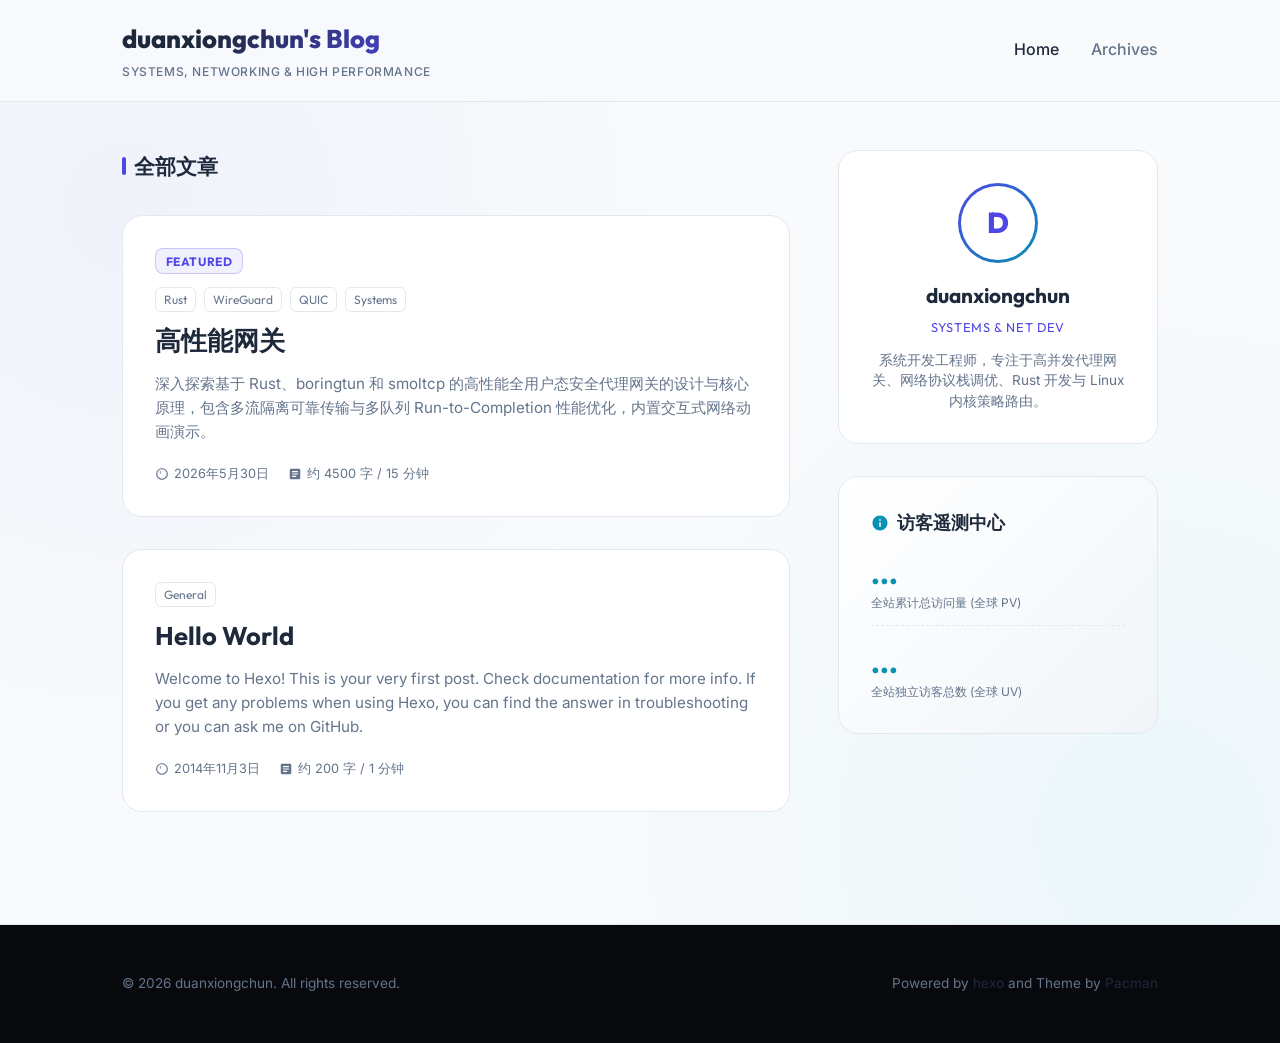
<file: index.html>
<!DOCTYPE HTML>
<html lang="zh-CN">
<head>
  <meta charset="UTF-8">
  <meta name="viewport" content="width=device-width, initial-scale=1.0, user-scalable=no">
  <title>duanxiongchun's Blog | Systems & High Performance</title>
  
  <!-- SEO & Description -->
  <meta name="author" content="duanxiongchun">
  <meta name="description" content="duanxiongchun 的个人技术博客，专注系统研发、高性能网关、Rust 编程与底层网络架构设计。">
  <link rel="icon" href="/img/favicon.ico">
  
  <!-- Modern Fonts -->
  <link rel="preconnect" href="https://fonts.googleapis.com">
  <link rel="preconnect" href="https://fonts.gstatic.com" crossorigin>
  <link href="https://fonts.googleapis.com/css2?family=Inter:wght@300;400;500;600;700&family=Outfit:wght@400;600;700;800&family=Fira+Code:wght@400;500&display=swap" rel="stylesheet">

  <style>
    /* Styling System & Variables (Default Light Theme) */
    :root {
      --bg-dark: #f8fafc;
      --bg-card: #ffffff;
      --bg-card-hover: #f1f5f9;
      --primary: #4f46e5; /* Indigo */
      --primary-glow: rgba(79, 70, 229, 0.08);
      --accent: #0891b2; /* Cyan */
      --accent-glow: rgba(8, 145, 178, 0.08);
      --text-main: #1e293b;
      --text-muted: #64748b;
      --border-color: #e2e8f0;
      --success: #10b981;
      --font-outfit: 'Outfit', 'Inter', sans-serif;
      --font-inter: 'Inter', -apple-system, BlinkMacSystemFont, sans-serif;
    }

    /* Dark Theme Overrides (System Preference) */
    @media (prefers-color-scheme: dark) {
      :root {
        --bg-dark: #0a0c10;
        --bg-card: #12161f;
        --bg-card-hover: #181d28;
        --primary: #6366f1;
        --primary-glow: rgba(99, 102, 241, 0.15);
        --accent: #06b6d4;
        --accent-glow: rgba(6, 182, 212, 0.15);
        --text-main: #e2e8f0;
        --text-muted: #94a3b8;
        --border-color: #222d3d;
        --success: #10b981;
      }
    }

    * {
      box-sizing: border-box;
      margin: 0;
      padding: 0;
    }

    html {
      -webkit-text-size-adjust: 100%;
      text-size-adjust: 100%;
    }

    body {
      background-color: var(--bg-dark);
      color: var(--text-main);
      font-family: var(--font-inter);
      line-height: 1.6;
      overflow-x: hidden;
      overflow-wrap: break-word;
      word-wrap: break-word;
      -webkit-font-smoothing: antialiased;
      /* Subtle grid background */
      background-image: 
        radial-gradient(circle at 10% 20%, rgba(99, 102, 241, 0.05) 0%, transparent 40%),
        radial-gradient(circle at 90% 80%, rgba(6, 182, 212, 0.05) 0%, transparent 40%);
      transition: background-color 0.3s, color 0.3s;
    }

    /* Header Nav */
    header {
      border-bottom: 1px solid var(--border-color);
      position: sticky;
      top: 0;
      z-index: 100;
    }

    /* Translucent header background */
    @media (prefers-color-scheme: dark) {
      header { background-color: rgba(10, 12, 16, 0.85); backdrop-filter: blur(12px); }
    }
    @media (prefers-color-scheme: light) {
      header { background-color: rgba(248, 250, 252, 0.85); backdrop-filter: blur(12px); }
    }

    .nav-container {
      max-width: 1100px;
      margin: 0 auto;
      padding: 1.2rem 2rem;
      display: flex;
      justify-content: space-between;
      align-items: center;
    }

    .logo-container {
      display: flex;
      flex-direction: column;
    }

    .logo-link {
      text-decoration: none;
      font-family: var(--font-outfit);
      font-size: 1.6rem;
      font-weight: 800;
      background: linear-gradient(135deg, var(--text-main) 30%, var(--primary) 100%);
      -webkit-background-clip: text;
      -webkit-text-fill-color: transparent;
    }

    .logo-motto {
      font-size: 0.75rem;
      color: var(--text-muted);
      font-weight: 500;
      margin-top: 2px;
      letter-spacing: 0.05em;
    }

    .nav-menu {
      display: flex;
      list-style: none;
      gap: 2rem;
      align-items: center;
    }

    .nav-menu a {
      color: var(--text-muted);
      text-decoration: none;
      font-weight: 500;
      transition: color 0.2s;
    }

    .nav-menu a:hover, .nav-menu .active a {
      color: var(--text-main);
    }

    /* Container Grid */
    .main-container {
      max-width: 1100px;
      margin: 3rem auto;
      padding: 0 2rem;
      display: grid;
      grid-template-columns: minmax(0, 1fr) 320px;
      gap: 3rem;
    }

    @media (max-width: 900px) {
      .main-container {
        grid-template-columns: minmax(0, 1fr);
        margin: 1.5rem auto;
      }
    }

    /* Left Column: Posts Feed */
    .feed-title {
      font-family: var(--font-outfit);
      font-size: 1.3rem;
      font-weight: 700;
      color: var(--text-main);
      margin-bottom: 2rem;
      display: flex;
      align-items: center;
      gap: 0.5rem;
    }

    .feed-title::before {
      content: '';
      display: inline-block;
      width: 4px;
      height: 18px;
      background-color: var(--primary);
      border-radius: 2px;
    }

    .post-card {
      background-color: var(--bg-card);
      border: 1px solid var(--border-color);
      border-radius: 20px;
      padding: 2rem;
      margin-bottom: 2rem;
      text-decoration: none;
      display: block;
      transition: all 0.3s cubic-bezier(0.165, 0.84, 0.44, 1);
      position: relative;
      overflow: hidden;
    }

    .post-card::before {
      content: '';
      position: absolute;
      top: 0;
      left: 0;
      width: 4px;
      height: 100%;
      background: linear-gradient(to bottom, var(--primary), var(--accent));
      opacity: 0;
      transition: opacity 0.3s;
    }

    .post-card:hover {
      background-color: var(--bg-card-hover);
      transform: translateY(-4px);
      box-shadow: 0 12px 30px rgba(0, 0, 0, 0.15);
      border-color: rgba(99, 102, 241, 0.3);
    }

    .post-card:hover::before {
      opacity: 1;
    }

    .featured-badge {
      background-color: var(--primary-glow);
      color: var(--primary);
      border: 1px solid rgba(99, 102, 241, 0.3);
      padding: 0.15rem 0.6rem;
      border-radius: 8px;
      font-size: 0.75rem;
      font-weight: 700;
      font-family: var(--font-outfit);
      display: inline-block;
      margin-bottom: 0.8rem;
      text-transform: uppercase;
      letter-spacing: 0.05em;
    }

    .post-title {
      font-family: var(--font-outfit);
      font-size: 1.6rem;
      font-weight: 700;
      color: var(--text-main);
      line-height: 1.35;
      margin-bottom: 0.8rem;
      transition: color 0.2s;
    }

    .post-card:hover .post-title {
      color: var(--primary);
    }

    .post-desc {
      color: var(--text-muted);
      font-size: 0.95rem;
      margin-bottom: 1.2rem;
      line-height: 1.6;
    }

    .post-meta {
      display: flex;
      flex-wrap: wrap;
      gap: 1.2rem;
      font-size: 0.8rem;
      color: var(--text-muted);
      align-items: center;
    }

    .post-meta-item {
      display: flex;
      align-items: center;
      gap: 0.3rem;
    }

    .post-meta-item svg {
      width: 14px;
      height: 14px;
      fill: currentColor;
    }

    .tag-container {
      display: flex;
      gap: 0.5rem;
      margin-bottom: 0.8rem;
      flex-wrap: wrap;
    }

    .post-tag {
      background-color: rgba(255, 255, 255, 0.04);
      color: var(--text-muted);
      border: 1px solid var(--border-color);
      padding: 0.1rem 0.5rem;
      border-radius: 6px;
      font-size: 0.75rem;
      font-family: var(--font-outfit);
    }

    /* Right Column: Sidebar */
    .sidebar {
      display: flex;
      flex-direction: column;
      gap: 2rem;
    }

    .sidebar-widget {
      background-color: var(--bg-card);
      border: 1px solid var(--border-color);
      border-radius: 20px;
      padding: 2rem;
    }

    .widget-title {
      font-family: var(--font-outfit);
      font-size: 1.1rem;
      font-weight: 700;
      margin-bottom: 1.2rem;
      color: var(--text-main);
      display: flex;
      align-items: center;
      gap: 0.5rem;
    }

    /* Profile Card Custom Styling */
    .profile-card {
      text-align: center;
    }

    .avatar-wrapper {
      width: 80px;
      height: 80px;
      margin: 0 auto 1rem;
      position: relative;
      display: flex;
      justify-content: center;
      align-items: center;
    }

    .avatar-bg {
      position: absolute;
      width: 100%;
      height: 100%;
      border-radius: 50%;
      background: linear-gradient(135deg, var(--primary) 0%, var(--accent) 100%);
      animation: rotate-gradient 6s linear infinite;
    }

    @keyframes rotate-gradient {
      0% { transform: rotate(0deg); }
      100% { transform: rotate(360deg); }
    }

    .avatar-inner {
      position: absolute;
      width: calc(100% - 6px);
      height: calc(100% - 6px);
      border-radius: 50%;
      background-color: var(--bg-card);
      display: flex;
      justify-content: center;
      align-items: center;
      font-family: var(--font-outfit);
      font-size: 1.8rem;
      font-weight: 800;
      color: #fff; /* Static white on gradient */
      transition: background-color 0.3s;
    }

    /* Handle light mode inner avatar bg */
    @media (prefers-color-scheme: light) {
      .avatar-inner { color: var(--primary); }
    }
    @media (prefers-color-scheme: dark) {
      .avatar-inner { color: #fff; }
    }

    .profile-name {
      font-family: var(--font-outfit);
      font-size: 1.3rem;
      font-weight: 700;
      color: var(--text-main);
      margin-bottom: 0.3rem;
    }

    .profile-title {
      font-size: 0.8rem;
      color: var(--primary);
      font-family: var(--font-outfit);
      text-transform: uppercase;
      letter-spacing: 0.05em;
      margin-bottom: 0.8rem;
    }

    .profile-bio {
      color: var(--text-muted);
      font-size: 0.85rem;
      line-height: 1.5;
    }

    /* Analytics Dashboard */
    .analytics-dashboard {
      background: linear-gradient(135deg, var(--bg-card) 0%, var(--bg-card-hover) 100%);
      position: relative;
    }

    .stat-item {
      margin-bottom: 1.2rem;
      border-bottom: 1px dashed var(--border-color);
      padding-bottom: 0.8rem;
    }

    .stat-item:last-child {
      margin-bottom: 0;
      border-bottom: none;
      padding-bottom: 0;
    }

    .stat-val {
      font-family: var(--font-outfit);
      font-size: 1.8rem;
      font-weight: 800;
      color: var(--accent);
      line-height: 1.2;
    }

    .stat-desc {
      font-size: 0.75rem;
      color: var(--text-muted);
      margin-top: 2px;
    }

    /* Footer */
    footer {
      background-color: #07090d;
      border-top: 1px solid var(--border-color);
      padding: 3rem 0;
      margin-top: 5rem;
    }

    .footer-content {
      max-width: 1100px;
      margin: 0 auto;
      padding: 0 2rem;
      display: flex;
      justify-content: space-between;
      align-items: center;
      color: var(--text-muted);
      font-size: 0.85rem;
      flex-wrap: wrap;
      gap: 1rem;
    }

    .footer-content a {
      color: var(--text-main);
      text-decoration: none;
    }

    @media (max-width: 600px) {
      .nav-container {
        flex-direction: column;
        gap: 1rem;
        padding: 1rem;
        text-align: center;
      }
      .logo-container {
        align-items: center;
      }
      .logo-link {
        font-size: 1.4rem;
      }
      .logo-motto {
        font-size: 0.65rem;
        letter-spacing: 0.02em;
        text-align: center;
      }
      .nav-menu {
        gap: 1.2rem;
      }
      .main-container {
        padding: 0 1rem;
        margin: 1.5rem auto;
      }
      .post-card {
        padding: 1.2rem;
        border-radius: 16px;
        margin-bottom: 1.5rem;
      }
      .post-title {
        font-size: 1.35rem;
      }
      .post-desc {
        font-size: 0.85rem;
        margin-bottom: 1rem;
      }
      .sidebar-widget {
        padding: 1.2rem;
        border-radius: 16px;
      }
      .footer-content {
        flex-direction: column;
        text-align: center;
        gap: 0.8rem;
        padding: 0 1rem;
      }
    }
  </style>
</head>
<body>

  <!-- Header Nav -->
  <header>
    <div class="nav-container">
      <div class="logo-container">
        <a href="/" class="logo-link">duanxiongchun's Blog</a>
        <div class="logo-motto">SYSTEMS, NETWORKING & HIGH PERFORMANCE</div>
      </div>
      <ul class="nav-menu">
        <li class="active"><a href="/">Home</a></li>
        <li><a href="/archives">Archives</a></li>
      </ul>
    </div>
  </header>

  <!-- Main Container -->
  <div class="main-container">
    
    <!-- Left Column: Posts Feed -->
    <div>
      <div class="feed-title">全部文章</div>

      <!-- 1. FEATURED NEW_PROXY POST -->
      <a href="/blog/network/new_proxy_architecture.html" class="post-card" data-dynamic="true">
        <div class="featured-badge">Featured</div>
        <div class="tag-container">
          <span class="post-tag">Rust</span>
          <span class="post-tag">WireGuard</span>
          <span class="post-tag">QUIC</span>
          <span class="post-tag">Systems</span>
        </div>
        <h2 class="post-title">高性能网关</h2>
        <p class="post-desc">
          探索基于 QUIC 和 Rust 构建的高性能安全网关的设计与核心原理。本文深度剖析其在广域网（WAN）下的分段代理设计以打断 TCP “长细管道”限制，并详细阐述其利用 QUIC 独立多 Stream 实现极速可靠传输与精细化的流级拥塞控制隔离，榨干物理网口带宽。
        </p>
        <div class="post-meta">
          <div class="post-meta-item">
            <svg viewBox="0 0 24 24"><path d="M9 11.75c-.41 0-.75-.34-.75-.75V7.5c0-.41.34-.75.75-.75s.75.34.75.75V11c0 .41-.34.75-.75.75zM12 2C6.48 2 2 6.48 2 12s4.48 10 10 10 10-4.48 10-10S17.52 2 12 2zm0 18c-4.41 0-8-3.59-8-8s3.59-8 8-8 8 3.59 8 8-3.59 8-8 8z"/></svg>
            2026年5月30日
          </div>
          <div class="post-meta-item">
            <svg viewBox="0 0 24 24"><path d="M19 3H5c-1.1 0-2 .9-2 2v14c0 1.1.9 2 2 2h14c1.1 0 2-.9 2-2V5c0-1.1-.9-2-2-2zm-5 14H7v-2h7v2zm3-4H7v-2h10v2zm0-4H7V7h10v2z"/></svg>
            约 4500 字 / 15 分钟
          </div>
        </div>
      </a>

      <!-- 2. OLD HELLO WORLD POST -->
      <a href="/2014/11/03/hello-world/" class="post-card">
        <div class="tag-container">
          <span class="post-tag">General</span>
        </div>
        <h2 class="post-title">Hello World</h2>
        <p class="post-desc">
          Welcome to Hexo! This is your very first post. Check documentation for more info. If you get any problems when using Hexo, you can find the answer in troubleshooting or you can ask me on GitHub.
        </p>
        <div class="post-meta">
          <div class="post-meta-item">
            <svg viewBox="0 0 24 24"><path d="M9 11.75c-.41 0-.75-.34-.75-.75V7.5c0-.41.34-.75.75-.75s.75.34.75.75V11c0 .41-.34.75-.75.75zM12 2C6.48 2 2 6.48 2 12s4.48 10 10 10 10-4.48 10-10S17.52 2 12 2zm0 18c-4.41 0-8-3.59-8-8s3.59-8 8-8 8 3.59 8 8-3.59 8-8 8z"/></svg>
            2014年11月3日
          </div>
          <div class="post-meta-item">
            <svg viewBox="0 0 24 24"><path d="M19 3H5c-1.1 0-2 .9-2 2v14c0 1.1.9 2 2 2h14c1.1 0 2-.9 2-2V5c0-1.1-.9-2-2-2zm-5 14H7v-2h7v2zm3-4H7v-2h10v2zm0-4H7V7h10v2z"/></svg>
            约 200 字 / 1 分钟
          </div>
        </div>
      </a>
    </div>

    <!-- Right Column: Sidebar -->
    <div class="sidebar">
      
      <!-- 1. About Profile Card -->
      <div class="sidebar-widget profile-card">
        <div class="avatar-wrapper">
          <div class="avatar-bg"></div>
          <div class="avatar-inner">D</div>
        </div>
        <h3 class="profile-name">duanxiongchun</h3>
        <p class="profile-title">Systems & Net Dev</p>
        <p class="profile-bio">
          系统开发工程师，专注于高并发代理网关、网络协议栈调优、Rust 开发与 Linux 内核策略路由。
        </p>
      </div>

      <!-- 2. Traffic Analytics Dashboard -->
      <div class="sidebar-widget analytics-dashboard">
        <h3 class="widget-title">
          <svg style="width:18px;height:18px;" viewBox="0 0 24 24"><path fill="var(--accent)" d="M12 2C6.48 2 2 6.48 2 12s4.48 10 10 10 10-4.48 10-10S17.52 2 12 2zm1 15h-2v-6h2v6zm0-8h-2V7h2v2z"/></svg>
          访客遥测中心
        </h3>
        
        <!-- Global Busuanzi Stats -->
        <div class="stat-item" id="busuanzi_container_site_pv" style="display:block;">
          <div class="stat-val" id="busuanzi_value_site_pv">...</div>
          <div class="stat-desc">全站累计总访问量 (全球 PV)</div>
        </div>
        <div class="stat-item" id="busuanzi_container_site_uv" style="display:block; margin-top: 1.2rem;">
          <div class="stat-val" id="busuanzi_value_site_uv">...</div>
          <div class="stat-desc">全站独立访客总数 (全球 UV)</div>
        </div>
      </div>
      
    </div>
  </div>

  <!-- Footer -->
  <footer>
    <div class="footer-content">
      <p>© 2026 duanxiongchun. All rights reserved.</p>
      <p>Powered by <a href="http://zespia.tw/hexo/" target="_blank">hexo</a> and Theme by <a href="https://github.com/A-limon/pacman" target="_blank">Pacman</a></p>
    </div>
  </footer>

  <!-- Scripts for Visit Counting -->
  <script async src="//busuanzi.ibruce.info/busuanzi/2.3/busuanzi.pure.mini.js"></script>

  <!-- Client-side Dynamic Metadata Sync -->
  <script>
    document.addEventListener("DOMContentLoaded", function() {
      const dynamicCards = document.querySelectorAll('a.post-card[data-dynamic="true"]');
      const CACHE_EXPIRY = 24 * 60 * 60 * 1000; // 24 hours

      dynamicCards.forEach(card => {
        const url = card.getAttribute('href');
        if (!url) return;

        const titleEl = card.querySelector('.post-title');
        const descEl = card.querySelector('.post-desc');
        const cacheKey = `post_meta_cache_${url}`;
        
        // Try reading from cache for instant rendering
        const cachedData = localStorage.getItem(cacheKey);
        if (cachedData) {
          try {
            const parsed = JSON.parse(cachedData);
            if (Date.now() - parsed.timestamp < CACHE_EXPIRY) {
              if (parsed.title && titleEl) titleEl.innerText = parsed.title;
              if (parsed.desc && descEl) descEl.innerText = parsed.desc;
              return; // Cache valid
            }
          } catch (e) {
            localStorage.removeItem(cacheKey);
          }
        }

        // Fetch post content in the background
        fetch(url)
          .then(res => {
            if (!res.ok) throw new Error("Fetch failed");
            return res.text();
          })
          .then(html => {
            const parser = new DOMParser();
            const doc = parser.parseFromString(html, 'text/html');
            
            // Extract the Visual H1 Article Title
            let fetchedTitle = "";
            const h1El = doc.querySelector('h1.article-title');
            if (h1El) {
              fetchedTitle = h1El.innerText.trim();
            } else {
              const docTitle = doc.querySelector('title');
              if (docTitle) fetchedTitle = docTitle.innerText.replace(/ \| duanxiongchun.*/i, "").trim();
            }

            // Extract the Meta SEO Description
            let fetchedDesc = "";
            const metaDesc = doc.querySelector('meta[name="description"]');
            if (metaDesc) fetchedDesc = metaDesc.getAttribute('content').trim();

            // Update DOM dynamically
            if (fetchedTitle && titleEl) titleEl.innerText = fetchedTitle;
            if (fetchedDesc && descEl) descEl.innerText = fetchedDesc;

            // Cache the results
            const dataToCache = {
              title: fetchedTitle || (titleEl ? titleEl.innerText : ""),
              desc: fetchedDesc || (descEl ? descEl.innerText : ""),
              timestamp: Date.now()
            };
            localStorage.setItem(cacheKey, JSON.stringify(dataToCache));
          })
          .catch(err => {
            console.warn("Failed to dynamically fetch post metadata for " + url, err);
          });
      });
    });
  </script>
</body>
</html>
</file>
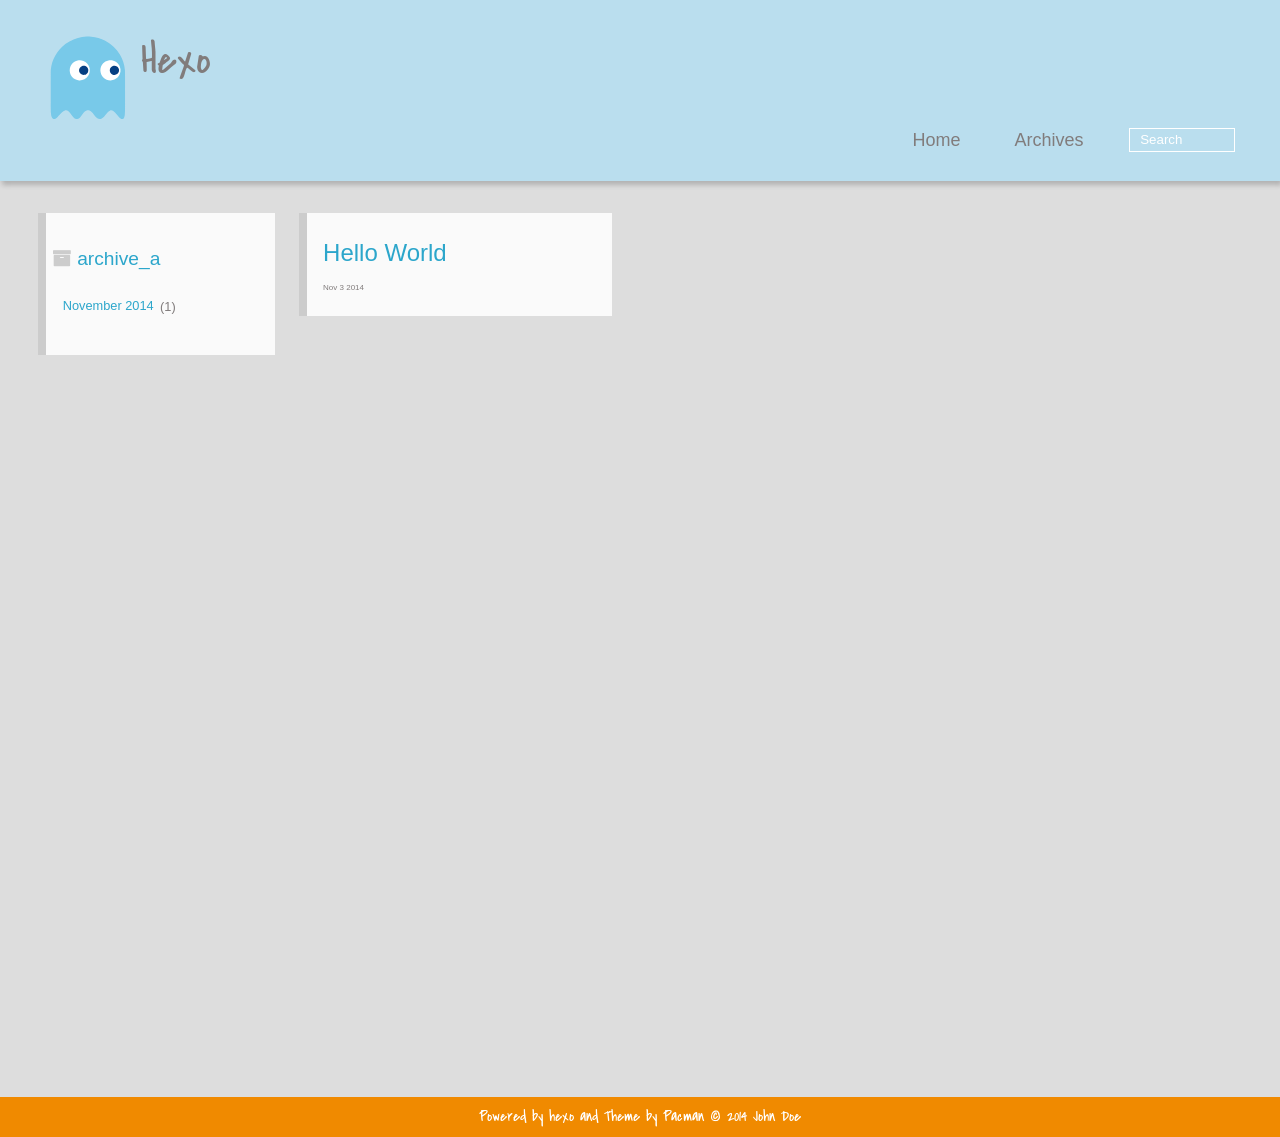
<file: archives/index.html>
<!DOCTYPE HTML>
<html >
<head>
  <meta charset="UTF-8">
  
    <title>Archives | Hexo</title>
    <meta name="viewport" content="width=device-width, initial-scale=1,user-scalable=no">
    
    <meta name="author" content="John Doe">
    
    
    
    
    
    <link rel="icon" href="/img/favicon.ico">
    
    
    <link rel="apple-touch-icon" href="/img/pacman.jpg">
    <link rel="apple-touch-icon-precomposed" href="/img/pacman.jpg">
    
    <link rel="stylesheet" href="/css/style.css" type="text/css">

</head>

    <body>
      <header>
        <div>
		
			<div id="imglogo">
				<a href="/"><img src="/img/logo.svg" alt="Hexo" title="Hexo"/></a>
			</div>
			
			<div id="textlogo">
				<h1 class="site-name"><a href="/" title="Hexo">Hexo</a></h1>
				<h2 class="blog-motto"></h2>
			</div>
			<div class="navbar"><a class="navbutton navmobile" href="#" title="menu">
			</a></div>
			<nav class="animated">
				<ul>
					<ul>
					 
						<li><a href="/">Home</a></li>
					
						<li><a href="/archives">Archives</a></li>
					
					<li>
					
					<form class="search" action="//google.com/search" method="get" accept-charset="utf-8">
						<label>Search</label>
						<input type="search" id="search" name="q" autocomplete="off" maxlength="20" placeholder="Search" />
						<input type="hidden" name="q" value="site:duanxiongchun.13kbook.com">
					</form>
					
					</li>
				</ul>
			</nav>			
</div>
      </header>
      <div id="container">
        

<div class="archive-title" >
  <h2 class="archive-icon">archive_a</h2>
  
  <div class="archiveslist archive-float clearfix">
   <ul class="archive-list"><li class="archive-list-item"><a class="archive-list-link" href="/archives/2014/11/">November 2014</a><span class="archive-list-count">1</span></li></ul>
 </div>
  
</div>
<div id="main" class="archive-part clearfix">
  <div id="archive-page">

  <section class="post" itemscope itemprop="blogPost">
  
    <a href="/2014/11/03/hello-world/" title="Hello World" itemprop="url">
  
    <h1 itemprop="name">Hello World</h1>
    
    <time datetime="2014-11-03T12:28:22.000Z" itemprop="datePublished">Nov 3 2014</time>
  </a>
</section>


  </div>
</div>

      </div>
      <footer><div id="footer" >
	
	
	<div class="social-font" class="clearfix">
		
		
		
		
	</div>
		<p class="copyright">Powered by <a href="http://zespia.tw/hexo/" target="_blank" title="hexo">hexo</a> and Theme by <a href="https://github.com/A-limon/pacman" target="_blank" title="Pacman">Pacman</a> © 2014 
		
		<a href="http://duanxiongchun.13kbook.com" target="_blank" title="John Doe">John Doe</a>
		
		</p>
</div>
</footer>
      <script src="/js/jquery-2.0.3.min.js"></script>
<script type="text/javascript">
$(document).ready(function(){ 
  $('.navbar').click(function(){
    $('header nav').toggleClass('shownav');
  });
  var myWidth = 0;
  function getSize(){
    if( typeof( window.innerWidth ) == 'number' ) {
      myWidth = window.innerWidth;
    } else if( document.documentElement && document.documentElement.clientWidth) {
      myWidth = document.documentElement.clientWidth;
    };
  };
  var m = $('#main'),
      a = $('#asidepart'),
      c = $('.closeaside'),
      o = $('.openaside');
  $(window).resize(function(){
    getSize(); 
    if (myWidth >= 1024) {
      $('header nav').removeClass('shownav');
    }else
    {
      m.removeClass('moveMain');
      a.css('display', 'block').removeClass('fadeOut');
      o.css('display', 'none');
        
    }
  });
  c.click(function(){
    a.addClass('fadeOut').css('display', 'none');
    o.css('display', 'block').addClass('fadeIn');
    m.addClass('moveMain');
  });
  o.click(function(){
    o.css('display', 'none').removeClass('beforeFadeIn');
    a.css('display', 'block').removeClass('fadeOut').addClass('fadeIn');      
    m.removeClass('moveMain');
  });
  $(window).scroll(function(){
    o.css("top",Math.max(80,260-$(this).scrollTop()));
  });
});
</script>







    </body>
   </html>
</file>
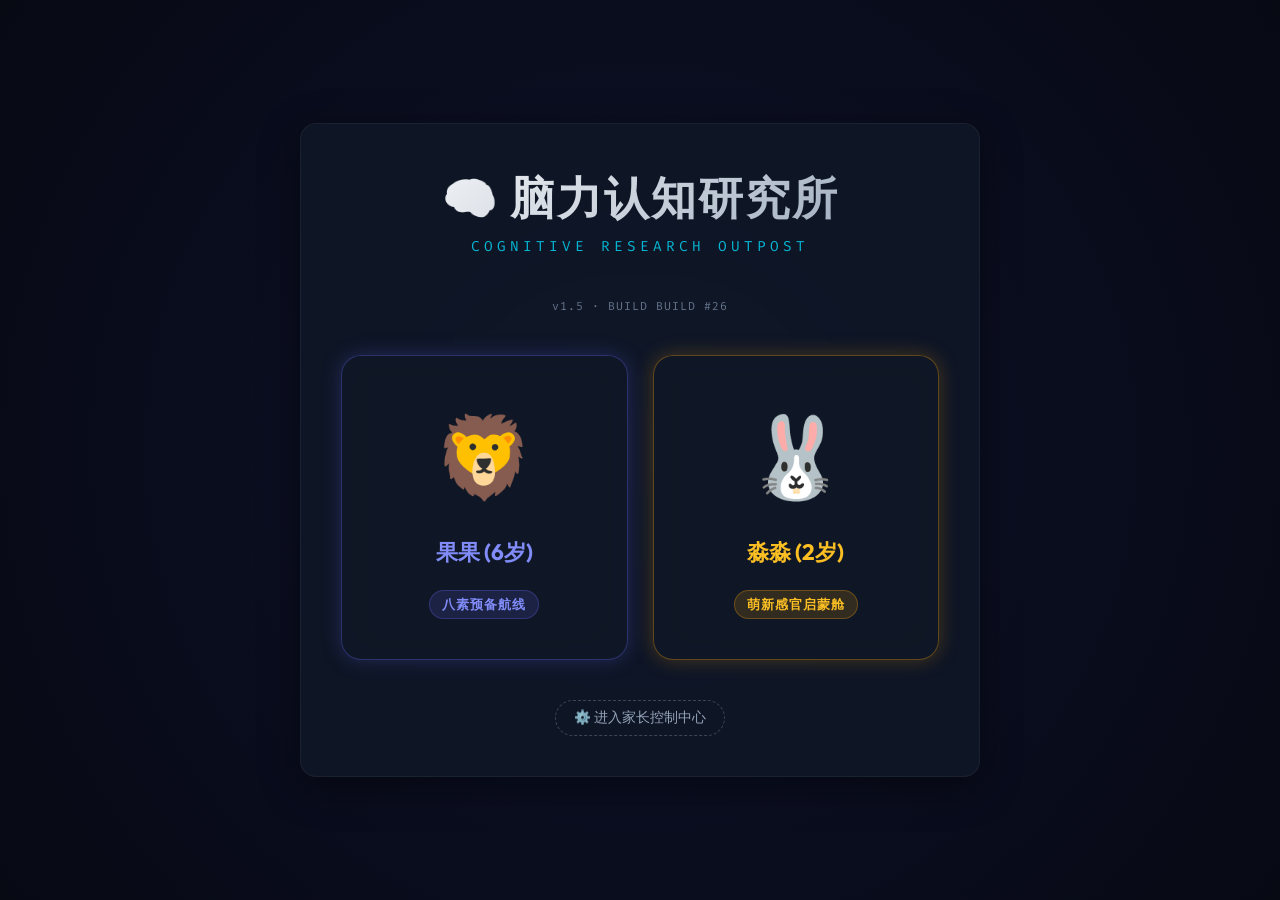
<file: logic/index.html>
<!DOCTYPE html>
<html lang="zh-CN">
<head>
  <meta charset="UTF-8">
  <meta name="viewport" content="width=device-width, initial-scale=1.0, maximum-scale=1.0, user-scalable=no">
  <title>脑力认知研究所 - Kids Logic Lab</title>
  <link rel="preconnect" href="https://fonts.googleapis.com">
  <link rel="preconnect" href="https://fonts.gstatic.com" crossorigin>
  <link href="https://fonts.googleapis.com/css2?family=Fira+Code:wght@400;500&family=Inter:wght@400;500;600;700&family=Outfit:wght@500;700;800&display=swap" rel="stylesheet">
  <link rel="stylesheet" href="css/lab.css">
  <style>
    /* Immediate layout bindings */
    .profile-cards-grid {
      display: grid;
      grid-template-columns: 1fr 1fr;
      gap: 25px;
      margin: 40px 0;
    }
    
    .profile-card {
      padding: 40px 20px;
      border-radius: 20px;
      text-align: center;
      cursor: pointer;
      user-select: none;
    }
    
    .avatar-holder {
      font-size: 5em;
      margin-bottom: 20px;
    }
    
    .gate-overlay {
      display: flex;
      flex-direction: column;
      align-items: center;
      justify-content: center;
      min-height: 100vh;
      width: 100%;
    }
    
    .gate-container {
      width: 100%;
      max-width: 680px;
      padding: 40px;
      margin: auto;
    }
    
    @media (max-width: 600px) {
      .profile-cards-grid {
        grid-template-columns: 1fr;
      }
      .gate-container {
        padding: 25px 15px;
      }
      .glow-title {
        font-size: 2.2em;
      }
    }
  </style>
</head>
<body>
  <!-- Player Selection Modal Overlay -->
  <div id="player-gate" class="gate-overlay">
    <div class="glass-card gate-container text-center">
      <h1 class="glow-title">🧠 脑力认知研究所</h1>
      <p class="gate-subtitle">COGNITIVE RESEARCH OUTPOST</p>
      <p id="system-version-tag" style="margin:4px 0 0; font-size:0.72em; color:#64748b; font-family:var(--font-fira); letter-spacing:1px;">v1.5 · BUILD <span id="version-build-count">#--</span></p>
      
      <div class="profile-cards-grid">
        <div class="profile-card dabao-card glass-card glow-dabao pulse-hover" onclick="selectPlayer('dabao')">
          <div class="avatar-holder">🦁</div>
          <h2 style="color: #818cf8;">果果 (6岁)</h2>
          <span class="badge badge-dabao" style="margin-top: 10px;">八素预备航线</span>
        </div>
        <div class="profile-card erbao-card glass-card glow-erbao pulse-hover" onclick="selectPlayer('erbao')">
          <div class="avatar-holder">🐰</div>
          <h2 style="color: #fbbf24;">淼淼 (2岁)</h2>
          <span class="badge badge-erbao" style="margin-top: 10px;">萌新感官启蒙舱</span>
        </div>
      </div>
      
      <button class="parent-btn" onclick="window.location.href='parent.html'">⚙️ 进入家长控制中心</button>
      

    </div>
  </div>

  <!-- Dashboards Main Wrapper (Controlled by app.js router) -->
  <main id="app-container" style="display: none;">
    <!-- Navigation HUD -->
    <header class="hud-nav glass-card">
      <div class="nav-left">
        <span id="nav-avatar">🦁</span>
        <div style="margin-left: 5px;">
          <h3 id="nav-player-name" style="margin-bottom: 2px;">果果 (6岁)</h3>
          <p id="nav-player-title" style="margin: 0; font-size: 0.8em;">级别: L5 逻辑探险家</p>
        </div>
      </div>
      <div class="nav-right">
        <span id="star-count">🪙 0</span>
        <button class="back-gate-btn" onclick="logoutPlayer()">🛰️ 切换成员</button>
      </div>
    </header>

    <!-- Main Dynamic Content Target -->
    <section id="game-stage" class="stage-wrapper"></section>
  </main>

  <script src="js/app.js"></script>
  <script src="js/sensory.js"></script>
  <script src="js/questions.js"></script>
  <!-- 8大维度子游戏模块 (Sub-game modules) -->
  <script src="js/games/spatial.js"></script>
  <script src="js/games/numeric.js"></script>
  <script src="js/games/attention.js"></script>
  <script src="js/games/deduction.js"></script>
  <script src="js/games/pattern.js"></script>
  <script src="js/games/memory.js"></script>
  <script src="js/games/language.js"></script>
  <script src="js/games/analogy.js"></script>
  <!-- 核心特训引擎与调度器 (Core engines & dispatchers) -->
  <script src="js/games.js"></script>
  <script src="js/custom-rewards.js"></script>
</body>
</html>
</file>
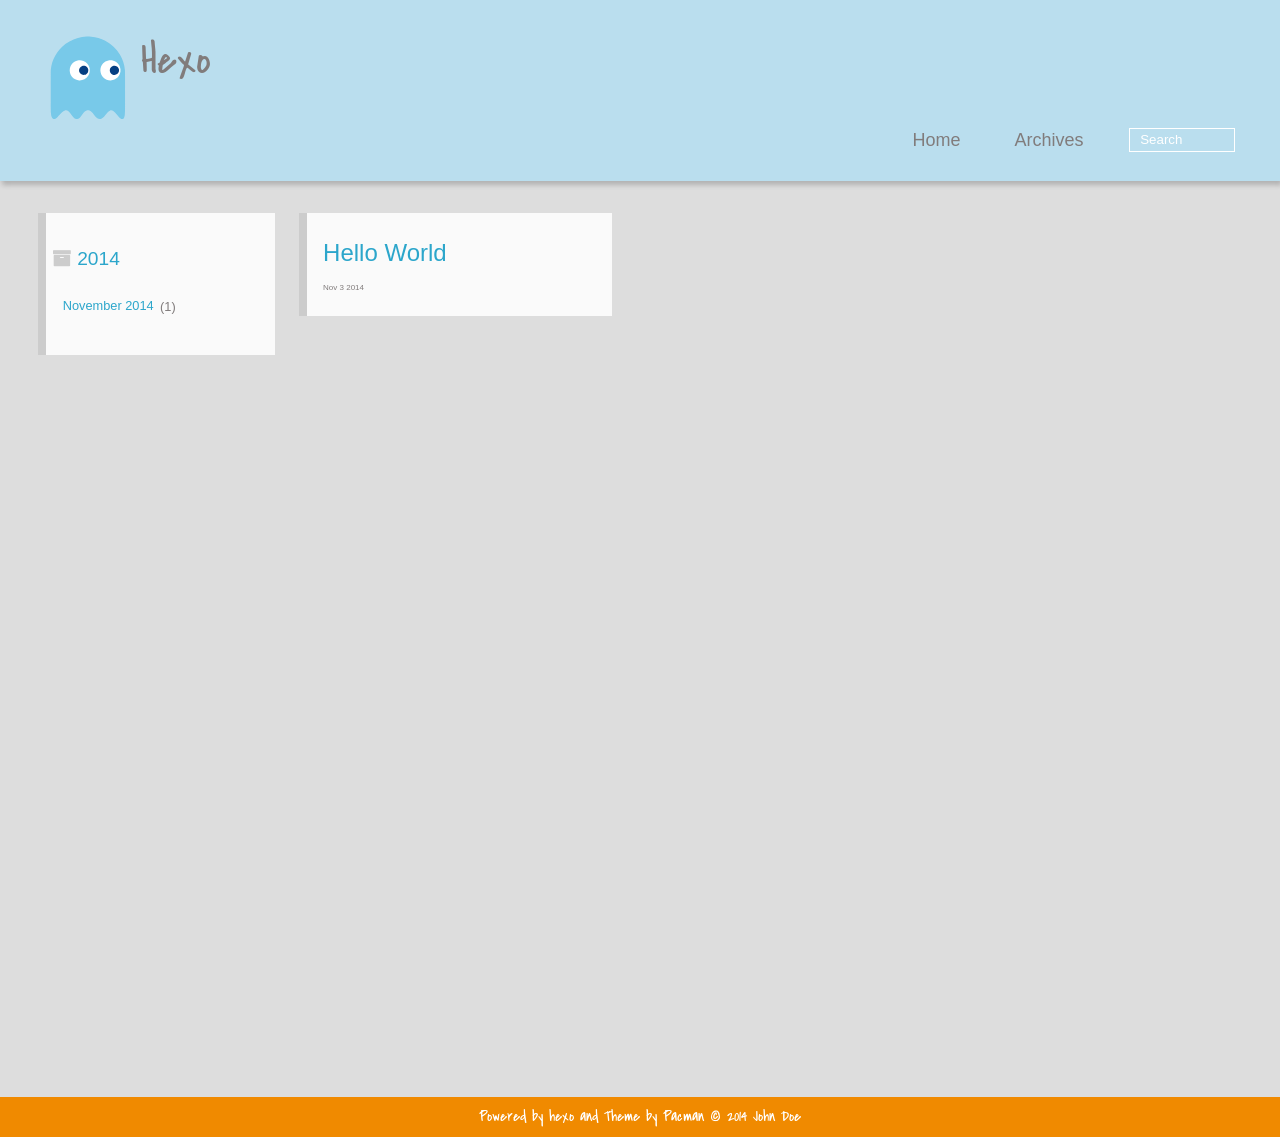
<file: archives/2014/index.html>
<!DOCTYPE HTML>
<html >
<head>
  <meta charset="UTF-8">
  
    <title>Archives: 2014 | Hexo</title>
    <meta name="viewport" content="width=device-width, initial-scale=1,user-scalable=no">
    
    <meta name="author" content="John Doe">
    
    
    
    
    
    <link rel="icon" href="/img/favicon.ico">
    
    
    <link rel="apple-touch-icon" href="/img/pacman.jpg">
    <link rel="apple-touch-icon-precomposed" href="/img/pacman.jpg">
    
    <link rel="stylesheet" href="/css/style.css" type="text/css">

</head>

    <body>
      <header>
        <div>
		
			<div id="imglogo">
				<a href="/"><img src="/img/logo.svg" alt="Hexo" title="Hexo"/></a>
			</div>
			
			<div id="textlogo">
				<h1 class="site-name"><a href="/" title="Hexo">Hexo</a></h1>
				<h2 class="blog-motto"></h2>
			</div>
			<div class="navbar"><a class="navbutton navmobile" href="#" title="menu">
			</a></div>
			<nav class="animated">
				<ul>
					<ul>
					 
						<li><a href="/">Home</a></li>
					
						<li><a href="/archives">Archives</a></li>
					
					<li>
					
					<form class="search" action="//google.com/search" method="get" accept-charset="utf-8">
						<label>Search</label>
						<input type="search" id="search" name="q" autocomplete="off" maxlength="20" placeholder="Search" />
						<input type="hidden" name="q" value="site:duanxiongchun.13kbook.com">
					</form>
					
					</li>
				</ul>
			</nav>			
</div>
      </header>
      <div id="container">
        

<div class="archive-title" >
  <h2 class="archive-icon">2014</h2>
  
  <div class="archiveslist archive-float clearfix">
   <ul class="archive-list"><li class="archive-list-item"><a class="archive-list-link" href="/archives/2014/11/">November 2014</a><span class="archive-list-count">1</span></li></ul>
 </div>
  
</div>
<div id="main" class="archive-part clearfix">
  <div id="archive-page">

  <section class="post" itemscope itemprop="blogPost">
  
    <a href="/2014/11/03/hello-world/" title="Hello World" itemprop="url">
  
    <h1 itemprop="name">Hello World</h1>
    
    <time datetime="2014-11-03T12:28:22.000Z" itemprop="datePublished">Nov 3 2014</time>
  </a>
</section>


  </div>
</div>

      </div>
      <footer><div id="footer" >
	
	
	<div class="social-font" class="clearfix">
		
		
		
		
	</div>
		<p class="copyright">Powered by <a href="http://zespia.tw/hexo/" target="_blank" title="hexo">hexo</a> and Theme by <a href="https://github.com/A-limon/pacman" target="_blank" title="Pacman">Pacman</a> © 2014 
		
		<a href="http://duanxiongchun.13kbook.com" target="_blank" title="John Doe">John Doe</a>
		
		</p>
</div>
</footer>
      <script src="/js/jquery-2.0.3.min.js"></script>
<script type="text/javascript">
$(document).ready(function(){ 
  $('.navbar').click(function(){
    $('header nav').toggleClass('shownav');
  });
  var myWidth = 0;
  function getSize(){
    if( typeof( window.innerWidth ) == 'number' ) {
      myWidth = window.innerWidth;
    } else if( document.documentElement && document.documentElement.clientWidth) {
      myWidth = document.documentElement.clientWidth;
    };
  };
  var m = $('#main'),
      a = $('#asidepart'),
      c = $('.closeaside'),
      o = $('.openaside');
  $(window).resize(function(){
    getSize(); 
    if (myWidth >= 1024) {
      $('header nav').removeClass('shownav');
    }else
    {
      m.removeClass('moveMain');
      a.css('display', 'block').removeClass('fadeOut');
      o.css('display', 'none');
        
    }
  });
  c.click(function(){
    a.addClass('fadeOut').css('display', 'none');
    o.css('display', 'block').addClass('fadeIn');
    m.addClass('moveMain');
  });
  o.click(function(){
    o.css('display', 'none').removeClass('beforeFadeIn');
    a.css('display', 'block').removeClass('fadeOut').addClass('fadeIn');      
    m.removeClass('moveMain');
  });
  $(window).scroll(function(){
    o.css("top",Math.max(80,260-$(this).scrollTop()));
  });
});
</script>







    </body>
   </html>
</file>
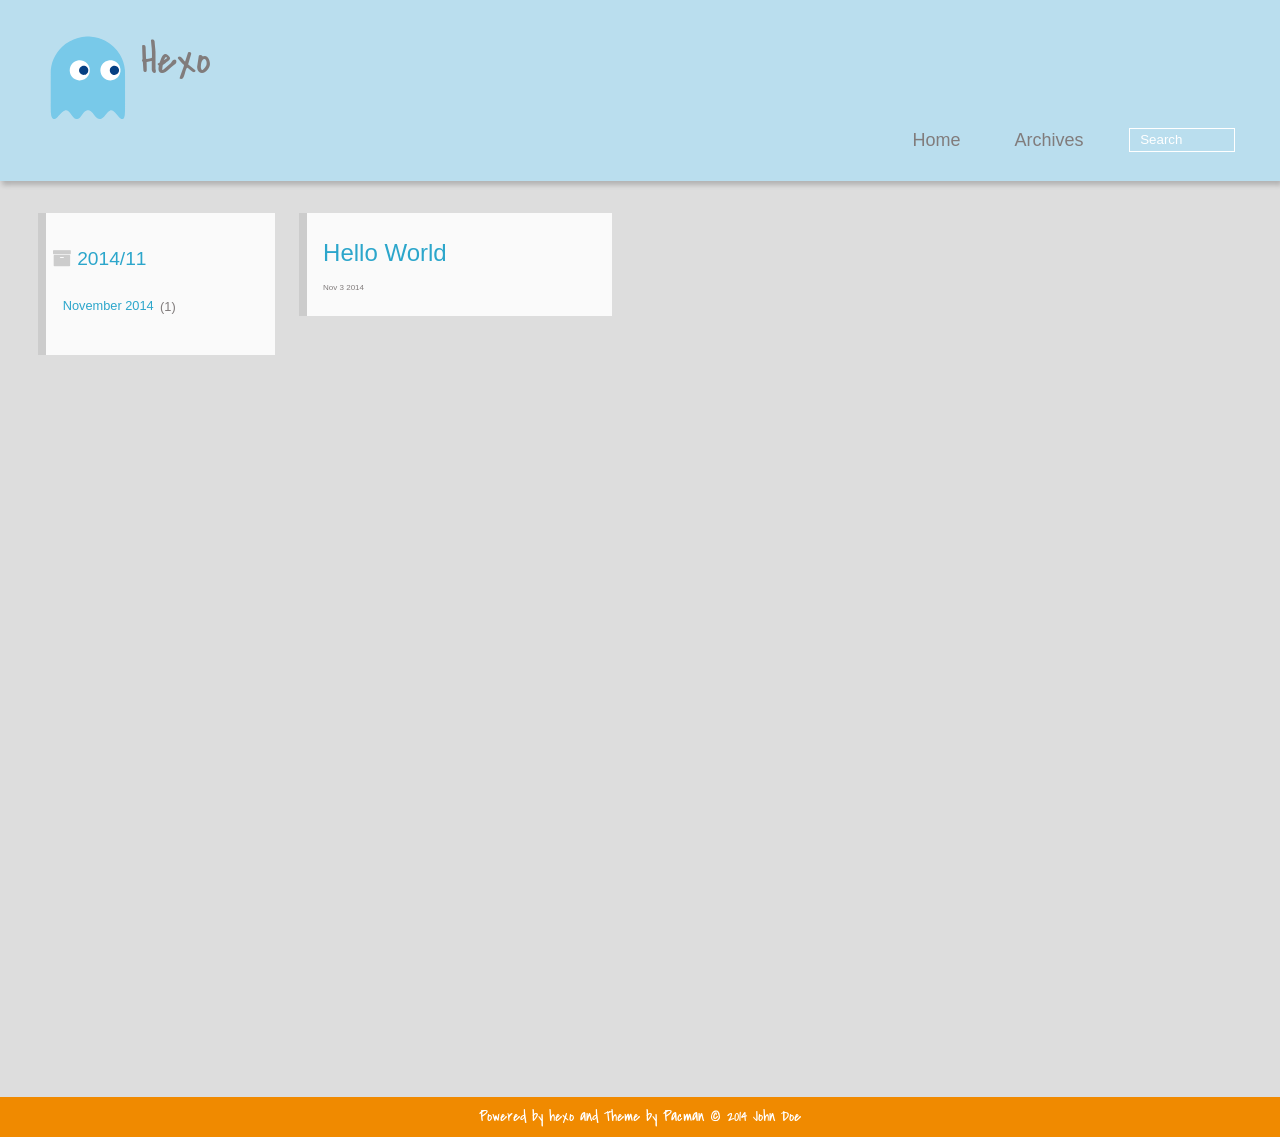
<file: archives/2014/11/index.html>
<!DOCTYPE HTML>
<html >
<head>
  <meta charset="UTF-8">
  
    <title>Archives: 2014/11 | Hexo</title>
    <meta name="viewport" content="width=device-width, initial-scale=1,user-scalable=no">
    
    <meta name="author" content="John Doe">
    
    
    
    
    
    <link rel="icon" href="/img/favicon.ico">
    
    
    <link rel="apple-touch-icon" href="/img/pacman.jpg">
    <link rel="apple-touch-icon-precomposed" href="/img/pacman.jpg">
    
    <link rel="stylesheet" href="/css/style.css" type="text/css">

</head>

    <body>
      <header>
        <div>
		
			<div id="imglogo">
				<a href="/"><img src="/img/logo.svg" alt="Hexo" title="Hexo"/></a>
			</div>
			
			<div id="textlogo">
				<h1 class="site-name"><a href="/" title="Hexo">Hexo</a></h1>
				<h2 class="blog-motto"></h2>
			</div>
			<div class="navbar"><a class="navbutton navmobile" href="#" title="menu">
			</a></div>
			<nav class="animated">
				<ul>
					<ul>
					 
						<li><a href="/">Home</a></li>
					
						<li><a href="/archives">Archives</a></li>
					
					<li>
					
					<form class="search" action="//google.com/search" method="get" accept-charset="utf-8">
						<label>Search</label>
						<input type="search" id="search" name="q" autocomplete="off" maxlength="20" placeholder="Search" />
						<input type="hidden" name="q" value="site:duanxiongchun.13kbook.com">
					</form>
					
					</li>
				</ul>
			</nav>			
</div>
      </header>
      <div id="container">
        

<div class="archive-title" >
  <h2 class="archive-icon">2014/11</h2>
  
  <div class="archiveslist archive-float clearfix">
   <ul class="archive-list"><li class="archive-list-item"><a class="archive-list-link" href="/archives/2014/11/">November 2014</a><span class="archive-list-count">1</span></li></ul>
 </div>
  
</div>
<div id="main" class="archive-part clearfix">
  <div id="archive-page">

  <section class="post" itemscope itemprop="blogPost">
  
    <a href="/2014/11/03/hello-world/" title="Hello World" itemprop="url">
  
    <h1 itemprop="name">Hello World</h1>
    
    <time datetime="2014-11-03T12:28:22.000Z" itemprop="datePublished">Nov 3 2014</time>
  </a>
</section>


  </div>
</div>

      </div>
      <footer><div id="footer" >
	
	
	<div class="social-font" class="clearfix">
		
		
		
		
	</div>
		<p class="copyright">Powered by <a href="http://zespia.tw/hexo/" target="_blank" title="hexo">hexo</a> and Theme by <a href="https://github.com/A-limon/pacman" target="_blank" title="Pacman">Pacman</a> © 2014 
		
		<a href="http://duanxiongchun.13kbook.com" target="_blank" title="John Doe">John Doe</a>
		
		</p>
</div>
</footer>
      <script src="/js/jquery-2.0.3.min.js"></script>
<script type="text/javascript">
$(document).ready(function(){ 
  $('.navbar').click(function(){
    $('header nav').toggleClass('shownav');
  });
  var myWidth = 0;
  function getSize(){
    if( typeof( window.innerWidth ) == 'number' ) {
      myWidth = window.innerWidth;
    } else if( document.documentElement && document.documentElement.clientWidth) {
      myWidth = document.documentElement.clientWidth;
    };
  };
  var m = $('#main'),
      a = $('#asidepart'),
      c = $('.closeaside'),
      o = $('.openaside');
  $(window).resize(function(){
    getSize(); 
    if (myWidth >= 1024) {
      $('header nav').removeClass('shownav');
    }else
    {
      m.removeClass('moveMain');
      a.css('display', 'block').removeClass('fadeOut');
      o.css('display', 'none');
        
    }
  });
  c.click(function(){
    a.addClass('fadeOut').css('display', 'none');
    o.css('display', 'block').addClass('fadeIn');
    m.addClass('moveMain');
  });
  o.click(function(){
    o.css('display', 'none').removeClass('beforeFadeIn');
    a.css('display', 'block').removeClass('fadeOut').addClass('fadeIn');      
    m.removeClass('moveMain');
  });
  $(window).scroll(function(){
    o.css("top",Math.max(80,260-$(this).scrollTop()));
  });
});
</script>







    </body>
   </html>
</file>
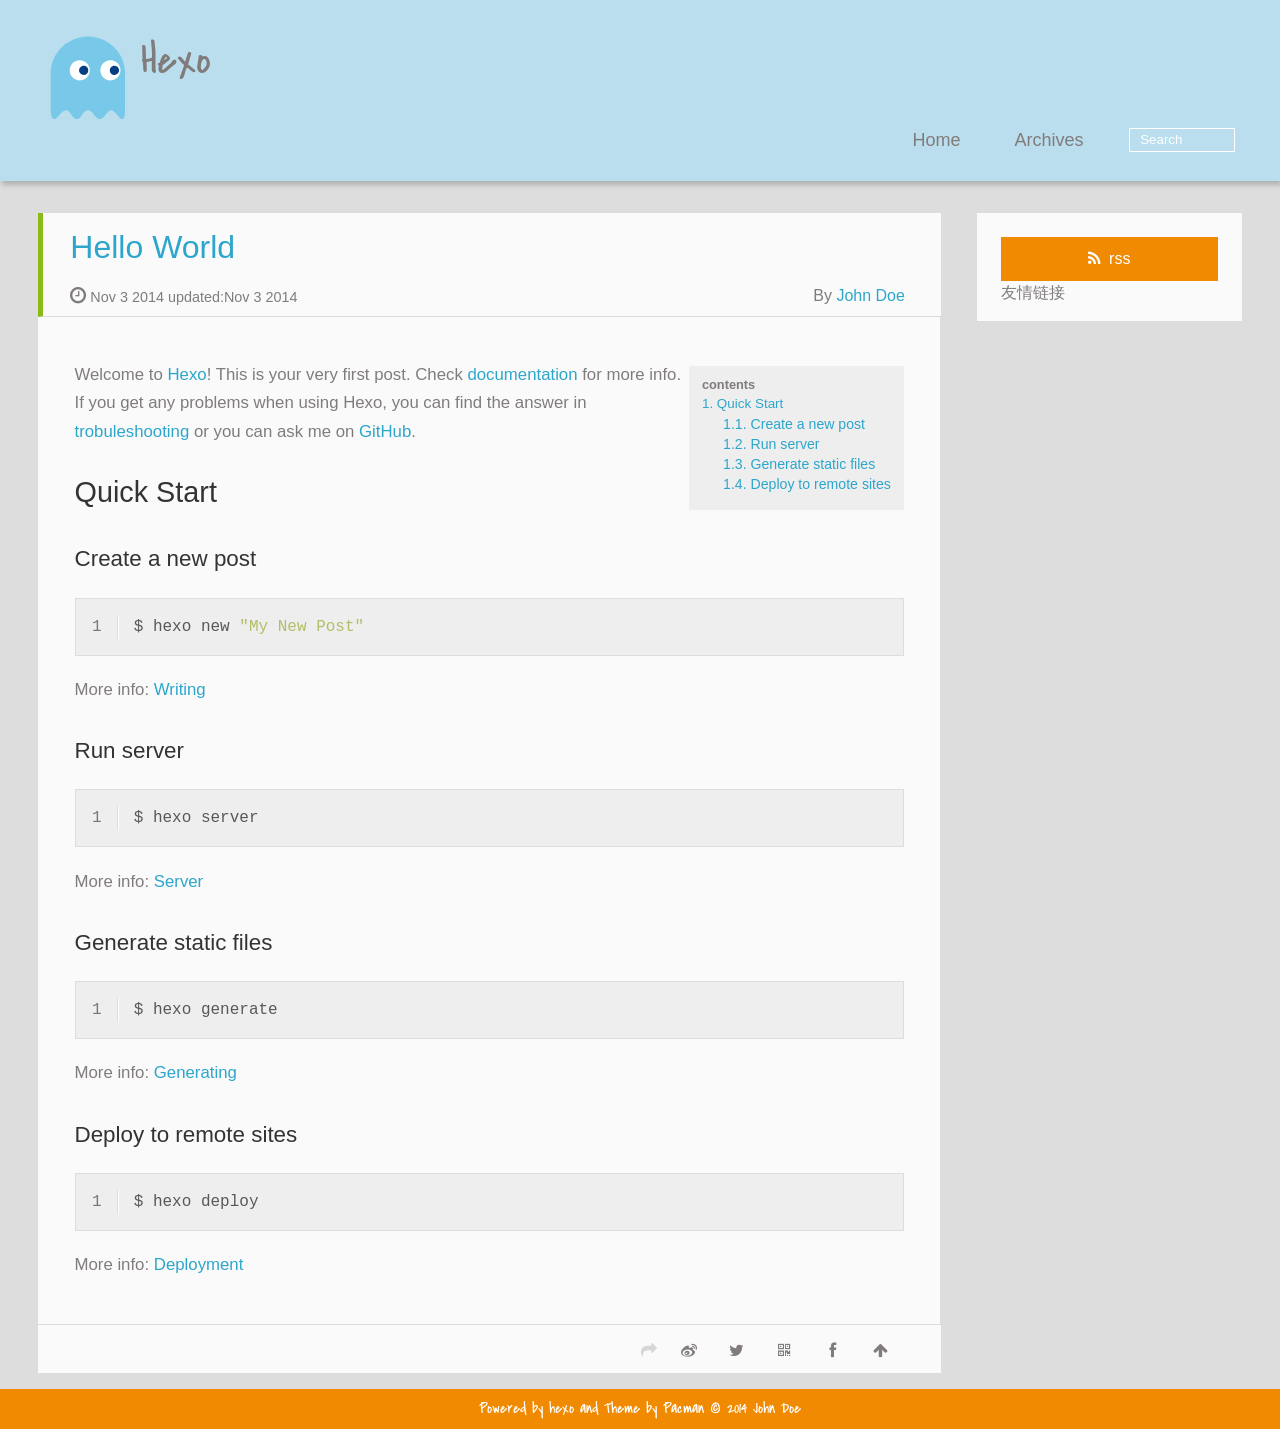
<file: 2014/11/03/hello-world/index.html>
<!DOCTYPE HTML>
<html >
<head>
  <meta charset="UTF-8">
  
    <title>Hello World | Hexo</title>
    <meta name="viewport" content="width=device-width, initial-scale=1,user-scalable=no">
    
    <meta name="author" content="John Doe">
    
    <meta name="description" content="Welcome to Hexo! This is your very first post. Check documentation for more info. If you get any problems when using Hexo, you can find the answer in ">
    
    
    
    
    
    <link rel="icon" href="/img/favicon.ico">
    
    
    <link rel="apple-touch-icon" href="/img/pacman.jpg">
    <link rel="apple-touch-icon-precomposed" href="/img/pacman.jpg">
    
    <link rel="stylesheet" href="/css/style.css" type="text/css">

</head>

  <body>
    <header>
      <div>
		
			<div id="imglogo">
				<a href="/"><img src="/img/logo.svg" alt="Hexo" title="Hexo"/></a>
			</div>
			
			<div id="textlogo">
				<h1 class="site-name"><a href="/" title="Hexo">Hexo</a></h1>
				<h2 class="blog-motto"></h2>
			</div>
			<div class="navbar"><a class="navbutton navmobile" href="#" title="menu">
			</a></div>
			<nav class="animated">
				<ul>
					<ul>
					 
						<li><a href="/">Home</a></li>
					
						<li><a href="/archives">Archives</a></li>
					
					<li>
					
					<form class="search" action="//google.com/search" method="get" accept-charset="utf-8">
						<label>Search</label>
						<input type="search" id="search" name="q" autocomplete="off" maxlength="20" placeholder="Search" />
						<input type="hidden" name="q" value="site:duanxiongchun.13kbook.com">
					</form>
					
					</li>
				</ul>
			</nav>			
</div>
    </header>
    <div id="container">
      <div id="main" class="post" itemscope itemprop="blogPost">
	<article itemprop="articleBody"> 
		<header class="article-info clearfix">
  <h1 itemprop="name">
    
      <a href="/2014/11/03/hello-world/" title="Hello World" itemprop="url">Hello World</a>
  </h1>
  <p class="article-author">By
    
      <a href="http://duanxiongchun.13kbook.com" title="John Doe">John Doe</a>
    </p>
  <p class="article-time">
    <time datetime="2014-11-03T12:28:22.000Z" itemprop="datePublished">Nov 3 2014</time>
    updated:<time datetime="2014-11-03T12:28:22.000Z" itemprop="dateModified">Nov 3 2014</time>
    
  </p>
</header>
	<div class="article-content">
		
		
		<div id="toc" class="toc-article">
			<strong class="toc-title">contents</strong>
		<ol class="toc"><li class="toc-item toc-level-2"><a class="toc-link" href="#Quick_Start"><span class="toc-number">1.</span> <span class="toc-text">Quick Start</span></a><ol class="toc-child"><li class="toc-item toc-level-3"><a class="toc-link" href="#Create_a_new_post"><span class="toc-number">1.1.</span> <span class="toc-text">Create a new post</span></a></li><li class="toc-item toc-level-3"><a class="toc-link" href="#Run_server"><span class="toc-number">1.2.</span> <span class="toc-text">Run server</span></a></li><li class="toc-item toc-level-3"><a class="toc-link" href="#Generate_static_files"><span class="toc-number">1.3.</span> <span class="toc-text">Generate static files</span></a></li><li class="toc-item toc-level-3"><a class="toc-link" href="#Deploy_to_remote_sites"><span class="toc-number">1.4.</span> <span class="toc-text">Deploy to remote sites</span></a></li></ol></li></ol>
		</div>
		
		<p>Welcome to <a href="http://hexo.io/" target="_blank" rel="external">Hexo</a>! This is your very first post. Check <a href="http://hexo.io/docs/" target="_blank" rel="external">documentation</a> for more info. If you get any problems when using Hexo, you can find the answer in <a href="http://hexo.io/docs/troubleshooting.html" target="_blank" rel="external">trobuleshooting</a> or you can ask me on <a href="https://github.com/hexojs/hexo/issues" target="_blank" rel="external">GitHub</a>.</p>
<h2 id="Quick_Start">Quick Start</h2>
<h3 id="Create_a_new_post">Create a new post</h3>
<figure class="highlight bash"><table><tr><td class="gutter"><pre><div class="line">1</div></pre></td><td class="code"><pre><div class="line">$ hexo new <span class="string">"My New Post"</span></div></pre></td></tr></table></figure>

<p>More info: <a href="http://hexo.io/docs/writing.html" target="_blank" rel="external">Writing</a></p>
<h3 id="Run_server">Run server</h3>
<figure class="highlight bash"><table><tr><td class="gutter"><pre><div class="line">1</div></pre></td><td class="code"><pre><div class="line">$ hexo server</div></pre></td></tr></table></figure>

<p>More info: <a href="http://hexo.io/docs/server.html" target="_blank" rel="external">Server</a></p>
<h3 id="Generate_static_files">Generate static files</h3>
<figure class="highlight bash"><table><tr><td class="gutter"><pre><div class="line">1</div></pre></td><td class="code"><pre><div class="line">$ hexo generate</div></pre></td></tr></table></figure>

<p>More info: <a href="http://hexo.io/docs/generating.html" target="_blank" rel="external">Generating</a></p>
<h3 id="Deploy_to_remote_sites">Deploy to remote sites</h3>
<figure class="highlight bash"><table><tr><td class="gutter"><pre><div class="line">1</div></pre></td><td class="code"><pre><div class="line">$ hexo deploy</div></pre></td></tr></table></figure>

<p>More info: <a href="http://hexo.io/docs/deployment.html" target="_blank" rel="external">Deployment</a></p>
  
	</div>
		<footer class="article-footer clearfix">




<div class="article-share" id="share">

  <div data-url="http://duanxiongchun.13kbook.com/2014/11/03/hello-world/" data-title="Hello World | Hexo" data-tsina="null" class="share clearfix">
  </div>

</div>
</footer>   	       
	</article>
	
	
</div>  
      <div class="openaside"><a class="navbutton" href="#" title="showsidebar"></a></div>

  <div id="toc" class="toc-aside">
  <strong class="toc-title">contents</strong>
  <ol class="toc"><li class="toc-item toc-level-2"><a class="toc-link" href="#Quick_Start"><span class="toc-number">1.</span> <span class="toc-text">Quick Start</span></a><ol class="toc-child"><li class="toc-item toc-level-3"><a class="toc-link" href="#Create_a_new_post"><span class="toc-number">1.1.</span> <span class="toc-text">Create a new post</span></a></li><li class="toc-item toc-level-3"><a class="toc-link" href="#Run_server"><span class="toc-number">1.2.</span> <span class="toc-text">Run server</span></a></li><li class="toc-item toc-level-3"><a class="toc-link" href="#Generate_static_files"><span class="toc-number">1.3.</span> <span class="toc-text">Generate static files</span></a></li><li class="toc-item toc-level-3"><a class="toc-link" href="#Deploy_to_remote_sites"><span class="toc-number">1.4.</span> <span class="toc-text">Deploy to remote sites</span></a></li></ol></li></ol>
  </div>

<div id="asidepart">
<div class="closeaside"><a class="closebutton" href="#" title="hidesidebar"></a></div>
<aside class="clearfix">

  

  

  <div class="rsspart">
	<a href="null" target="_blank" title="rss">rss</a>
</div>

  <div class="widget tag">
<h3 class="title">友情链接</h3>
<ul class="entry">
</ul>
</div>


</aside>
</div>
    </div>
    <footer><div id="footer" >
	
	
	<div class="social-font" class="clearfix">
		
		
		
		
	</div>
		<p class="copyright">Powered by <a href="http://zespia.tw/hexo/" target="_blank" title="hexo">hexo</a> and Theme by <a href="https://github.com/A-limon/pacman" target="_blank" title="Pacman">Pacman</a> © 2014 
		
		<a href="http://duanxiongchun.13kbook.com" target="_blank" title="John Doe">John Doe</a>
		
		</p>
</div>
</footer>
    <script src="/js/jquery-2.0.3.min.js"></script>
<script type="text/javascript">
$(document).ready(function(){ 
  $('.navbar').click(function(){
    $('header nav').toggleClass('shownav');
  });
  var myWidth = 0;
  function getSize(){
    if( typeof( window.innerWidth ) == 'number' ) {
      myWidth = window.innerWidth;
    } else if( document.documentElement && document.documentElement.clientWidth) {
      myWidth = document.documentElement.clientWidth;
    };
  };
  var m = $('#main'),
      a = $('#asidepart'),
      c = $('.closeaside'),
      o = $('.openaside');
  $(window).resize(function(){
    getSize(); 
    if (myWidth >= 1024) {
      $('header nav').removeClass('shownav');
    }else
    {
      m.removeClass('moveMain');
      a.css('display', 'block').removeClass('fadeOut');
      o.css('display', 'none');
      
      $('#toc.toc-aside').css('display', 'none');
        
    }
  });
  c.click(function(){
    a.addClass('fadeOut').css('display', 'none');
    o.css('display', 'block').addClass('fadeIn');
    m.addClass('moveMain');
  });
  o.click(function(){
    o.css('display', 'none').removeClass('beforeFadeIn');
    a.css('display', 'block').removeClass('fadeOut').addClass('fadeIn');      
    m.removeClass('moveMain');
  });
  $(window).scroll(function(){
    o.css("top",Math.max(80,260-$(this).scrollTop()));
  });
});
</script>

<script type="text/javascript">
$(document).ready(function(){ 
  var ai = $('.article-content>iframe'),
      ae = $('.article-content>embed'),
      t  = $('#toc'),
      h  = $('article h2')
      ah = $('article h2'),
      ta = $('#toc.toc-aside'),
      o  = $('.openaside'),
      c  = $('.closeaside');
  if(ai.length>0){
    ai.wrap('<div class="video-container" />');
  };
  if(ae.length>0){
   ae.wrap('<div class="video-container" />');
  };
  if(ah.length==0){
    t.css('display','none');
  }else{
    c.click(function(){
      ta.css('display', 'block').addClass('fadeIn');
    });
    o.click(function(){
      ta.css('display', 'none');
    });
    $(window).scroll(function(){
      ta.css("top",Math.max(140,320-$(this).scrollTop()));
    });
  };
});
</script>


<script type="text/javascript">
$(document).ready(function(){ 
  var $this = $('.share'),
      url = $this.attr('data-url'),
      encodedUrl = encodeURIComponent(url),
      title = $this.attr('data-title'),
      tsina = $this.attr('data-tsina');
  var html = [
  '<a href="#" class="overlay" id="qrcode"></a>',
  '<div class="qrcode clearfix"><span>扫描二维码分享到微信朋友圈</span><a class="qrclose" href="#share"></a><strong>Loading...Please wait</strong><img id="qrcode-pic" data-src="http://s.jiathis.com/qrcode.php?url=' + encodedUrl + '"/></div>',
  '<a href="#textlogo" class="article-back-to-top" title="Top"></a>',
  '<a href="https://www.facebook.com/sharer.php?u=' + encodedUrl + '" class="article-share-facebook" target="_blank" title="Facebook"></a>',
  '<a href="#qrcode" class="article-share-qrcode" title="QRcode"></a>',
  '<a href="https://twitter.com/intent/tweet?url=' + encodedUrl + '" class="article-share-twitter" target="_blank" title="Twitter"></a>',
  '<a href="http://service.weibo.com/share/share.php?title='+title+'&url='+encodedUrl +'&ralateUid='+ tsina +'&searchPic=true&style=number' +'" class="article-share-weibo" target="_blank" title="Weibo"></a>',
  '<span title="Share to"></span>'
  ].join('');
  $this.append(html);
  $('.article-share-qrcode').click(function(){
    var imgSrc = $('#qrcode-pic').attr('data-src');
    $('#qrcode-pic').attr('src', imgSrc);
    $('#qrcode-pic').load(function(){
        $('.qrcode strong').text(' ');
    });
  });
});     
</script>






  </body>
</html>
</file>
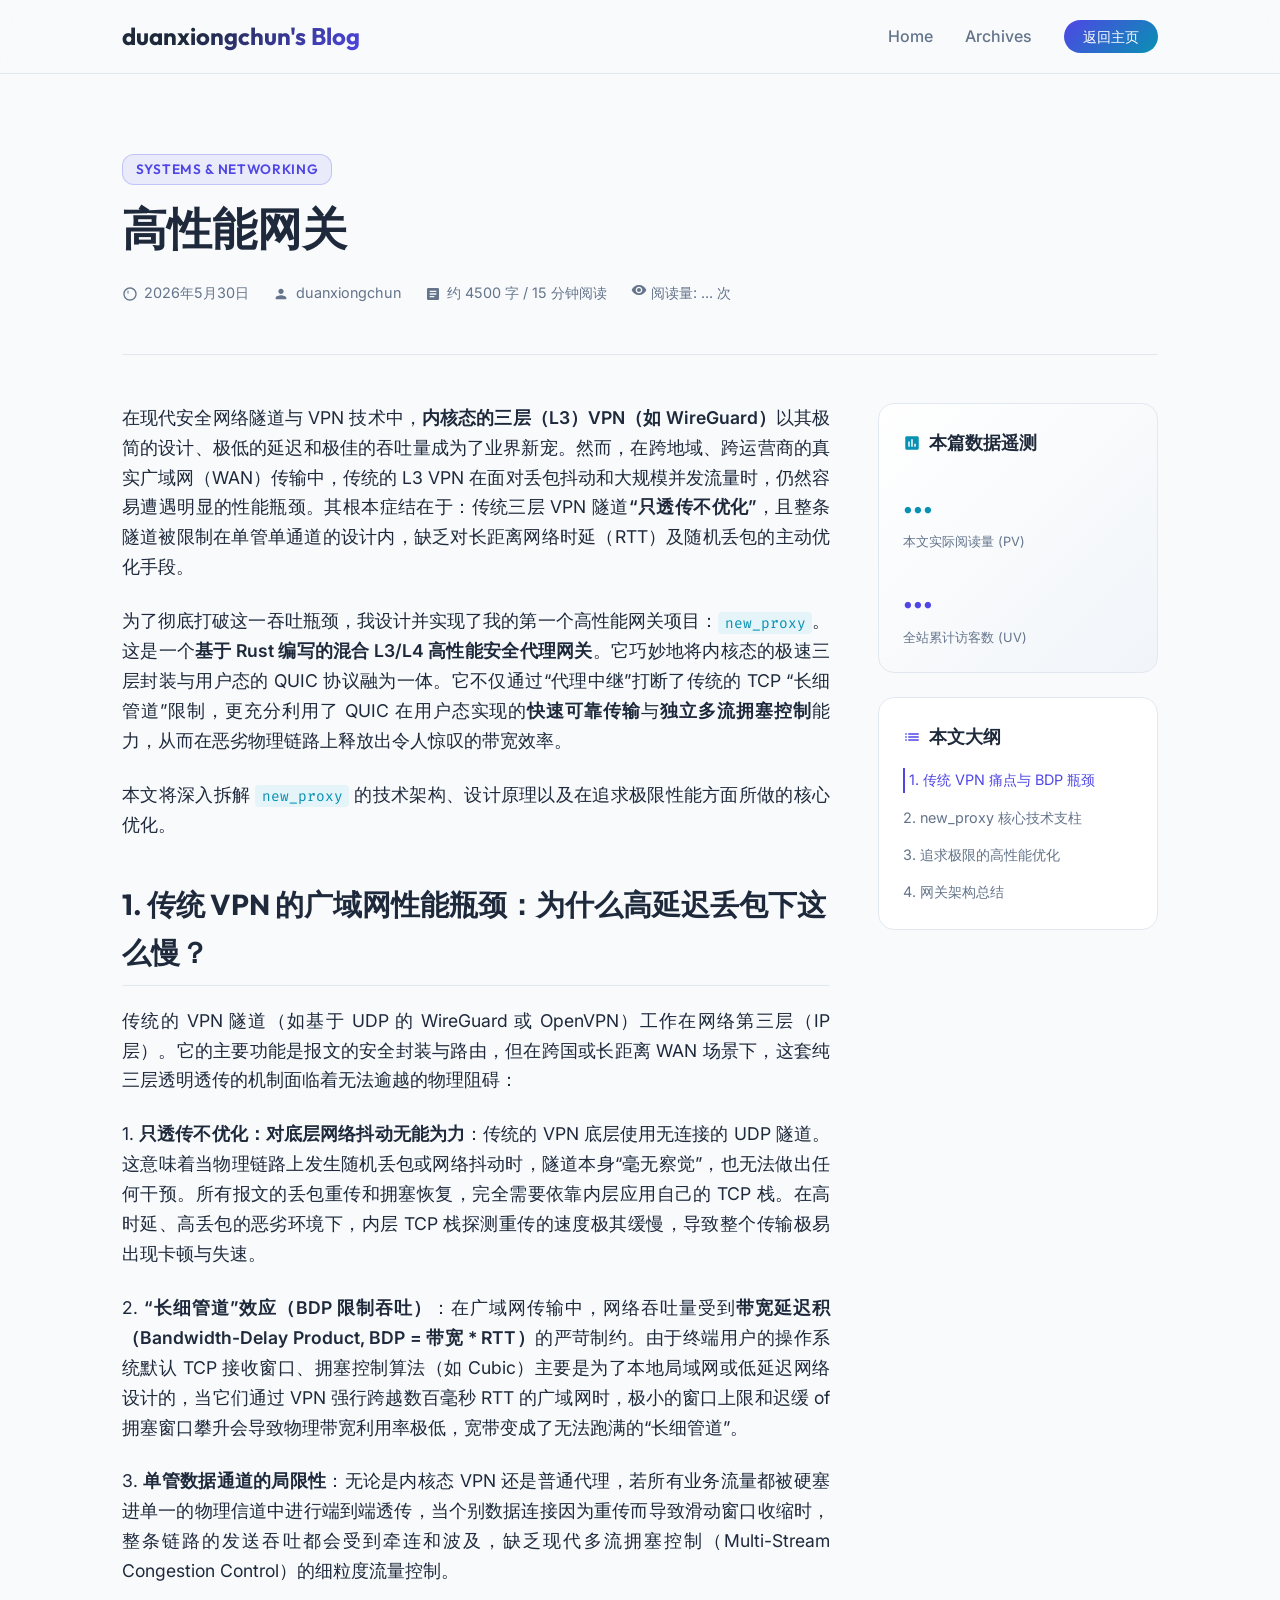
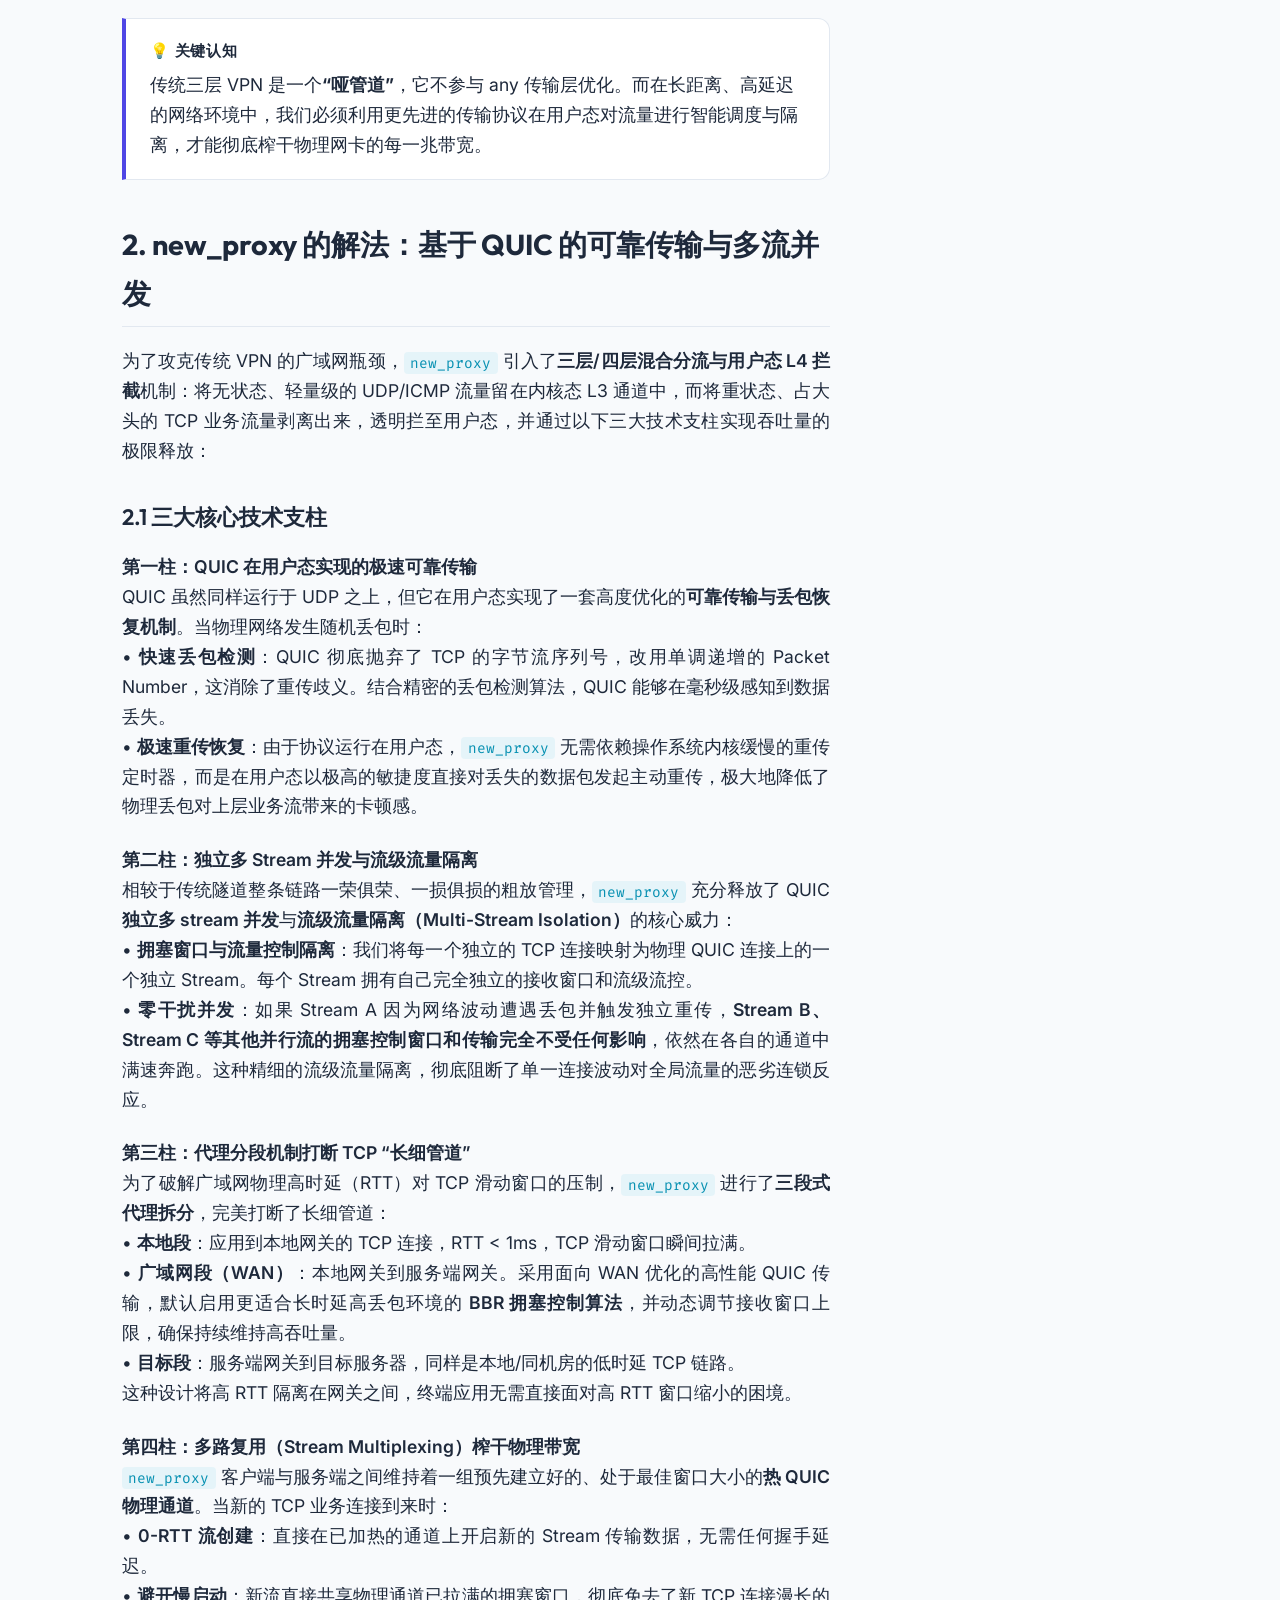
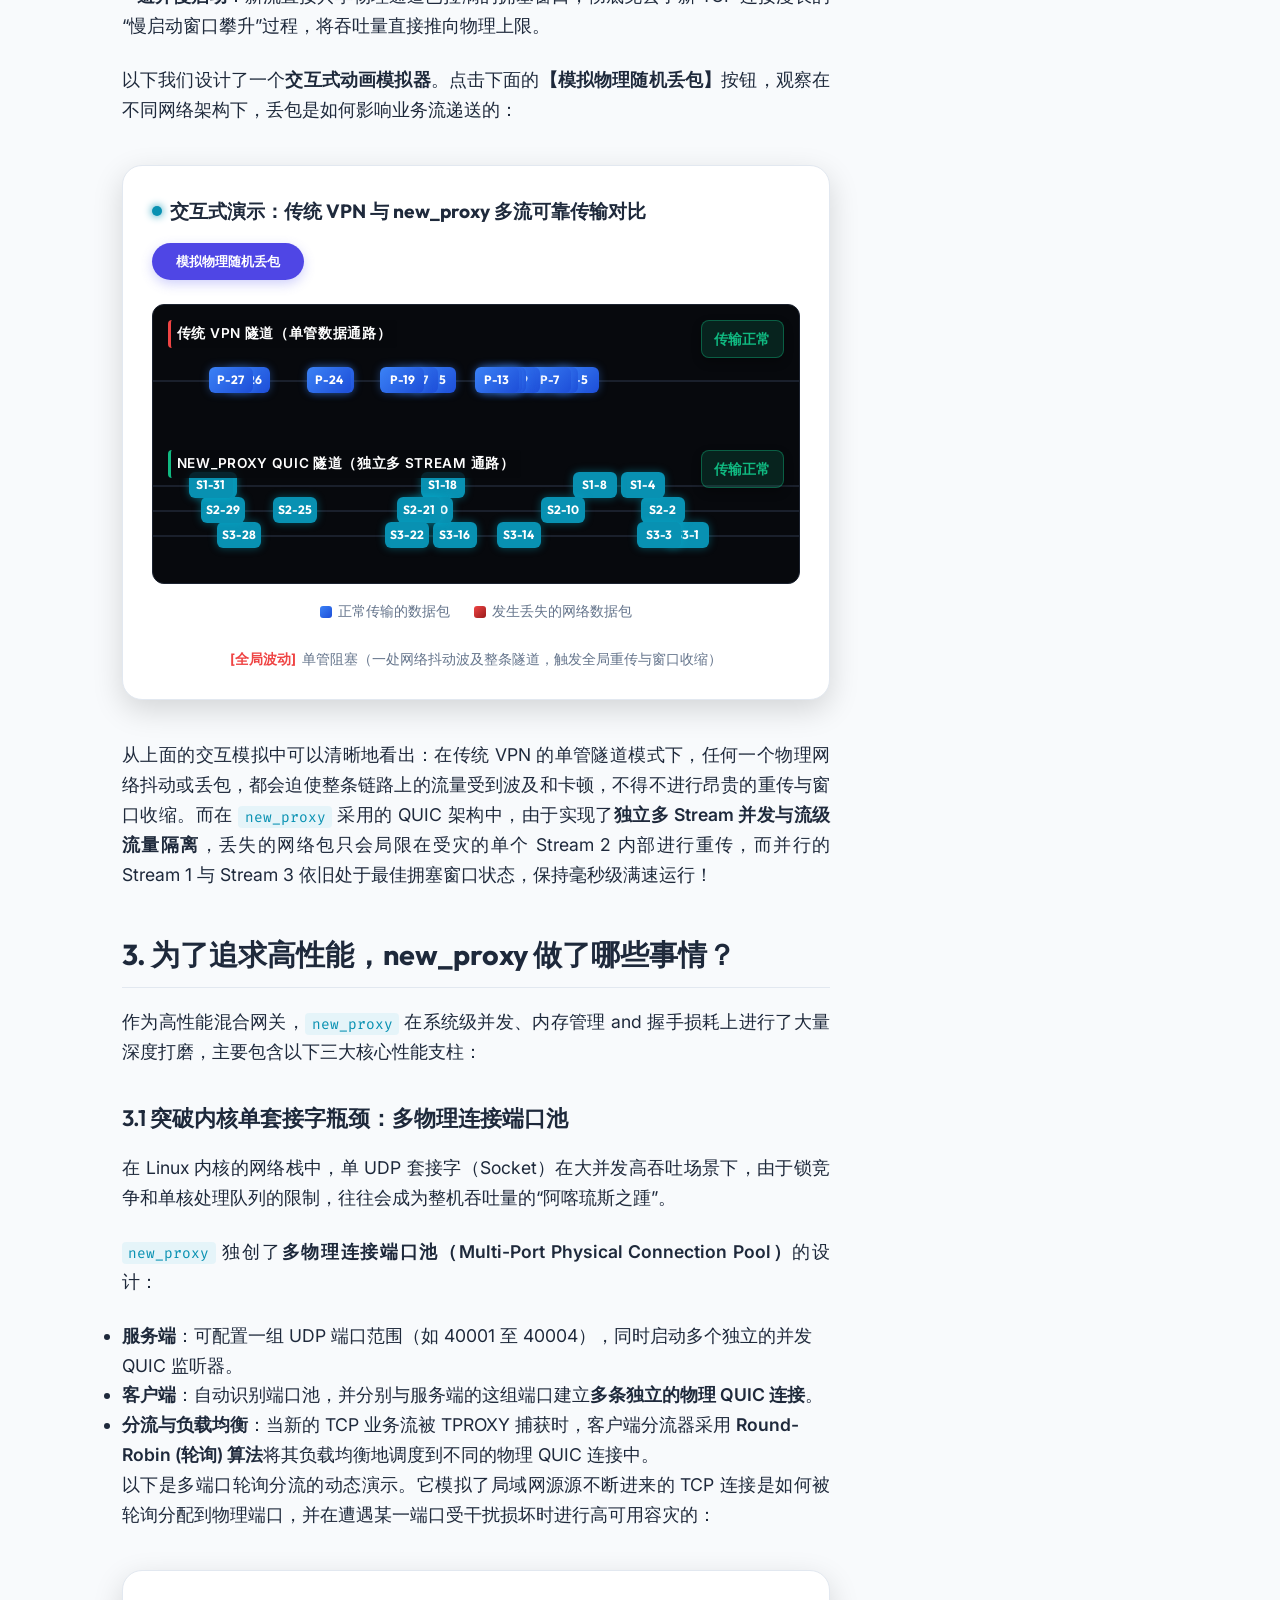
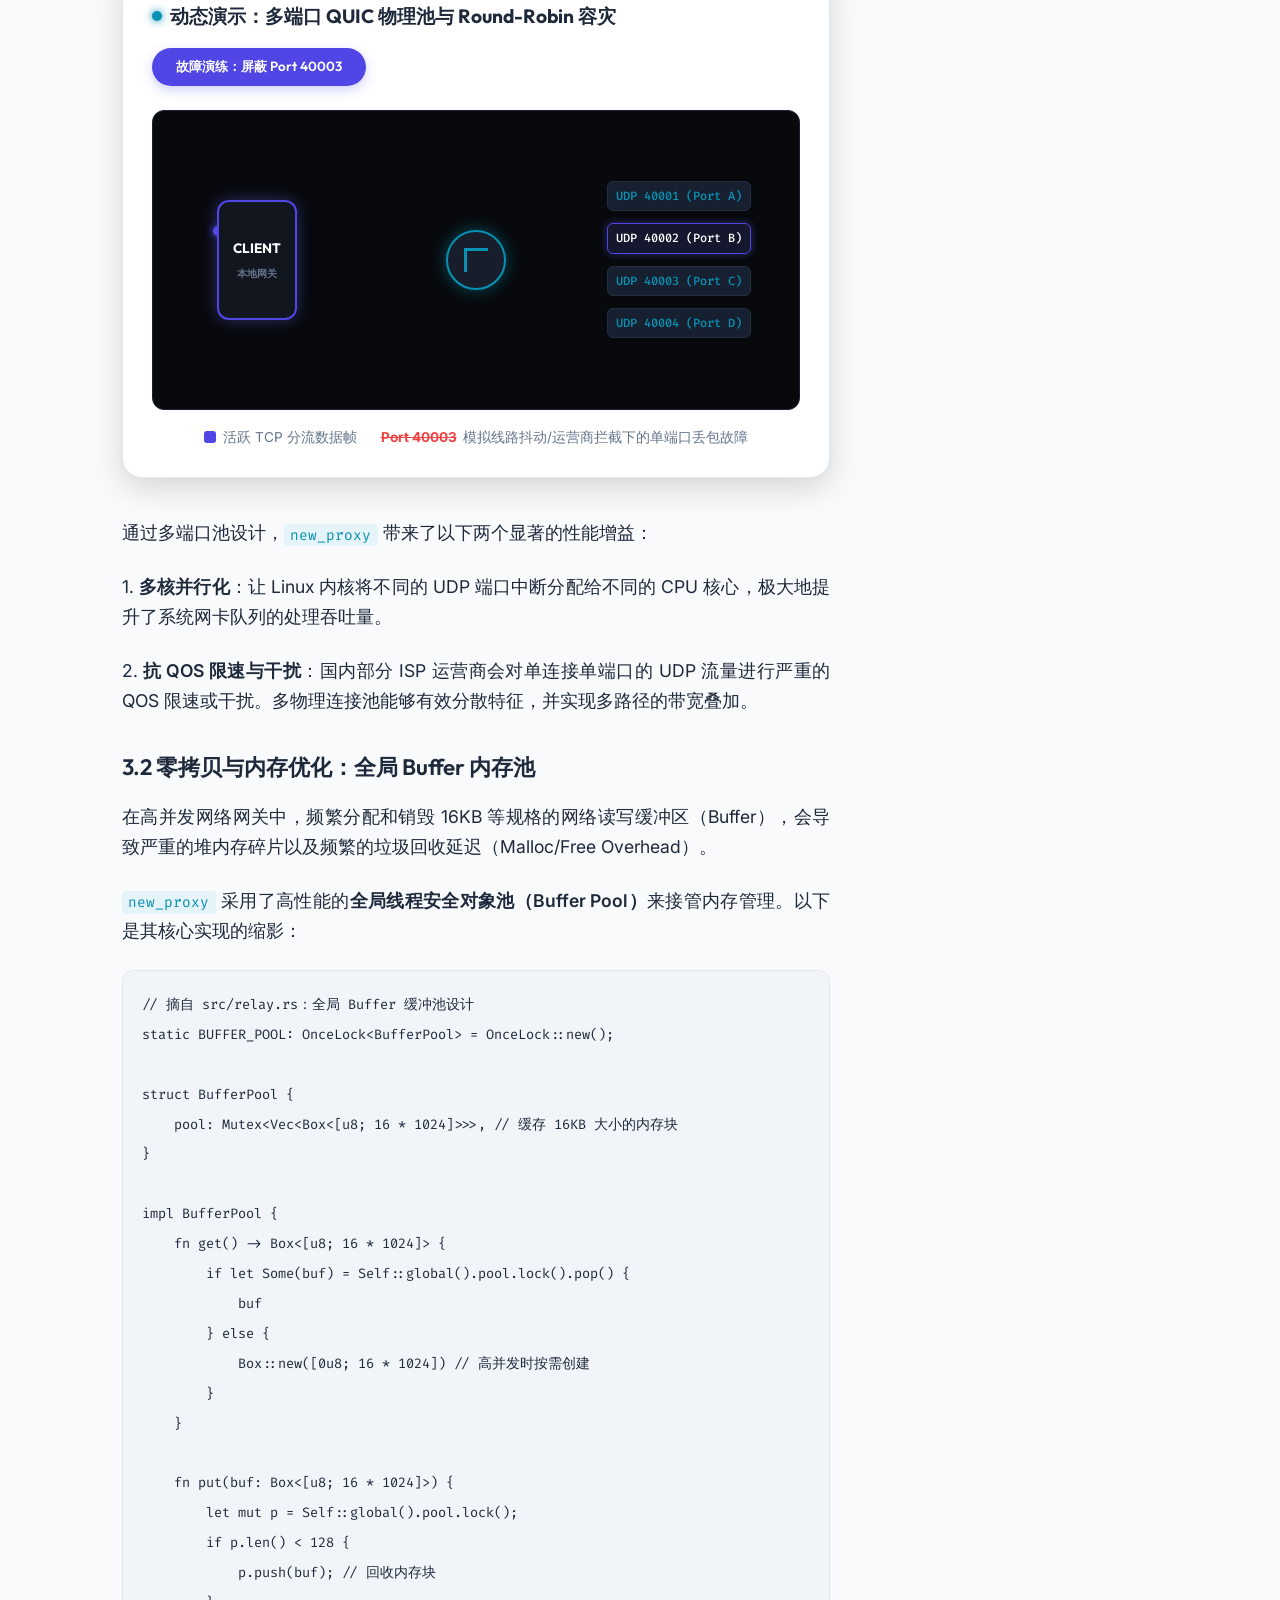
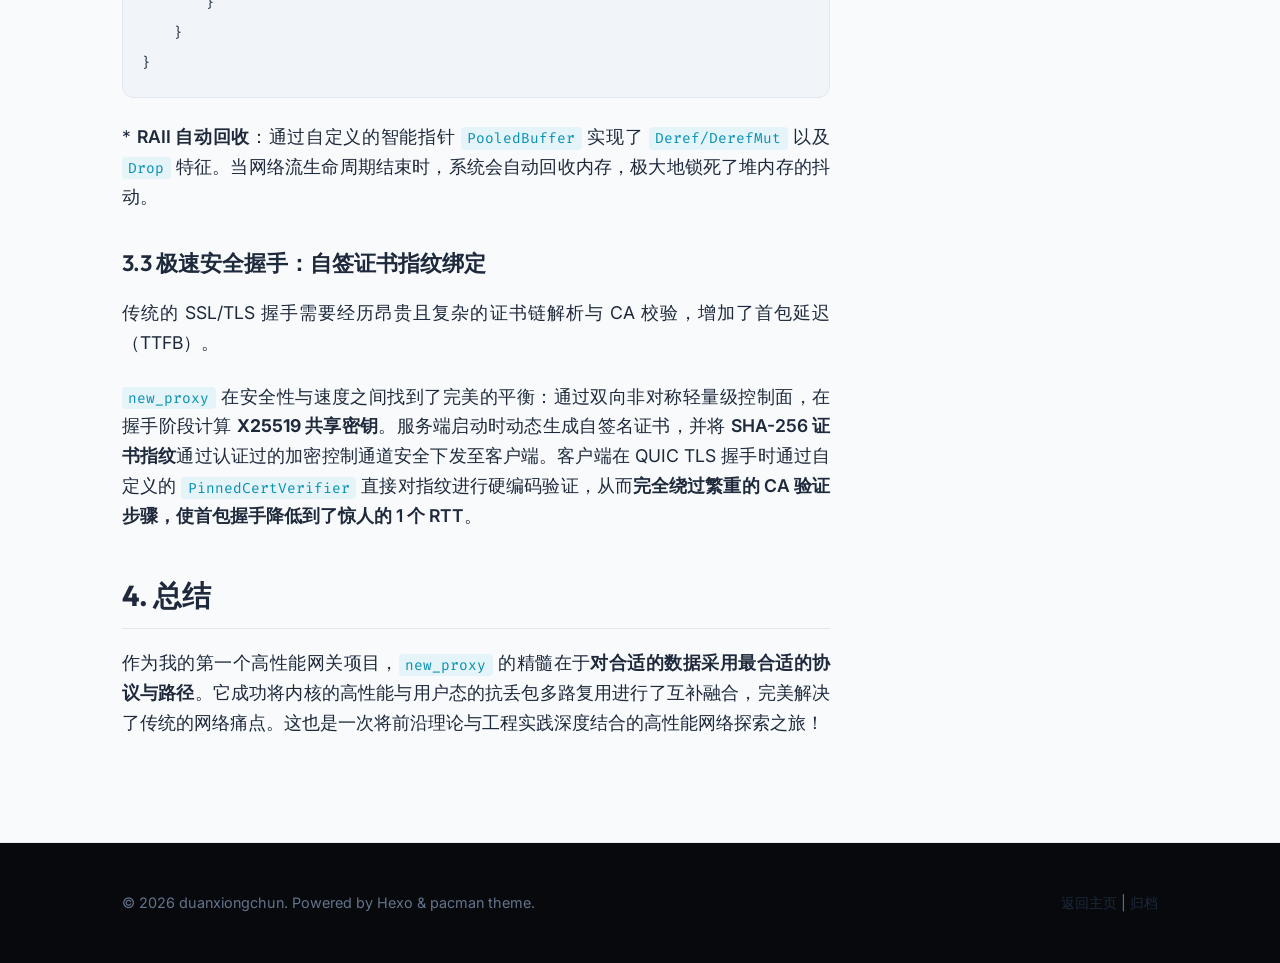
<file: new_proxy_architecture.html>
<!DOCTYPE HTML>
<html lang="zh-CN">
<head>
  <meta charset="UTF-8">
  <meta name="viewport" content="width=device-width, initial-scale=1.0, user-scalable=no">
  <title>高性能网关</title>
  
  <!-- SEO & Author -->
  <meta name="author" content="duanxiongchun">
  <meta name="description" content="深入探索基于 QUIC 和 Rust 的高性能安全网关的设计与核心原理，包含多流隔离可靠传输与广域网段性能优化，内置交互式网络动画演示。">
  <link rel="icon" href="/img/favicon.ico">
  
  <!-- Modern Fonts -->
  <link rel="preconnect" href="https://fonts.googleapis.com">
  <link rel="preconnect" href="https://fonts.gstatic.com" crossorigin>
  <link href="https://fonts.googleapis.com/css2?family=Inter:wght@300;400;500;600;700&family=Outfit:wght@400;600;700;800&family=Fira+Code:wght@400;500&display=swap" rel="stylesheet">

  <style>
    /* CSS Variables & Theme (Default Light Theme) */
    :root {
      --bg-dark: #f8fafc;
      --bg-card: #ffffff;
      --bg-card-hover: #f1f5f9;
      --primary: #4f46e5; /* Indigo */
      --primary-glow: rgba(79, 70, 229, 0.08);
      --accent: #0891b2; /* Cyan */
      --accent-glow: rgba(8, 145, 178, 0.08);
      --text-main: #1e293b;
      --text-muted: #64748b;
      --border-color: #e2e8f0;
      --success: #10b981;
      --error: #ef4444;
      --warning: #d97706;
      --code-bg: #f1f5f9;
      --font-outfit: 'Outfit', 'Inter', sans-serif;
      --font-inter: 'Inter', -apple-system, BlinkMacSystemFont, sans-serif;
      --font-code: 'Fira Code', monospace;
    }

    /* Dark Theme Overrides (System Preference) */
    @media (prefers-color-scheme: dark) {
      :root {
        --bg-dark: #0a0c10;
        --bg-card: #12161f;
        --bg-card-hover: #181d28;
        --primary: #6366f1;
        --primary-glow: rgba(99, 102, 241, 0.15);
        --accent: #06b6d4;
        --accent-glow: rgba(6, 182, 212, 0.15);
        --text-main: #e2e8f0;
        --text-muted: #94a3b8;
        --border-color: #222d3d;
        --success: #10b981;
        --error: #ef4444;
        --warning: #f59e0b;
        --code-bg: #0f141c;
      }
    }

    * {
      box-sizing: border-box;
      margin: 0;
      padding: 0;
      scroll-behavior: smooth;
    }

    body {
      background-color: var(--bg-dark);
      color: var(--text-main);
      font-family: var(--font-inter);
      line-height: 1.7;
      overflow-x: hidden;
      -webkit-font-smoothing: antialiased;
    }

    /* Scroll Progress Bar */
    #progress-bar {
      position: fixed;
      top: 0;
      left: 0;
      height: 4px;
      background: linear-gradient(to right, var(--primary), var(--accent));
      width: 0%;
      z-index: 1000;
      transition: width 0.1s ease-out;
    }

    /* Layout & Container */
    header {
      border-bottom: 1px solid var(--border-color);
      position: sticky;
      top: 0;
      z-index: 100;
      transition: all 0.3s;
    }

    /* Supporting translucency for header bg */
    @media (prefers-color-scheme: dark) {
      header { background-color: rgba(10, 12, 16, 0.85); backdrop-filter: blur(12px); }
    }
    @media (prefers-color-scheme: light) {
      header { background-color: rgba(248, 250, 252, 0.85); backdrop-filter: blur(12px); }
    }

    .nav-container {
      max-width: 1100px;
      margin: 0 auto;
      padding: 1rem 2rem;
      display: flex;
      justify-content: space-between;
      align-items: center;
    }

    .logo-link {
      display: flex;
      align-items: center;
      text-decoration: none;
      font-family: var(--font-outfit);
      font-size: 1.5rem;
      font-weight: 700;
      background: linear-gradient(135deg, var(--text-main) 30%, var(--primary) 100%);
      -webkit-background-clip: text;
      -webkit-text-fill-color: transparent;
    }

    .nav-menu {
      display: flex;
      list-style: none;
      gap: 2rem;
      align-items: center;
    }

    .nav-menu a {
      color: var(--text-muted);
      text-decoration: none;
      font-weight: 500;
      transition: color 0.2s;
    }

    .nav-menu a:hover {
      color: var(--text-main);
    }

    .back-btn {
      background: linear-gradient(135deg, var(--primary), var(--accent));
      color: #fff !important;
      padding: 0.5rem 1.2rem;
      border-radius: 20px;
      font-size: 0.9rem;
      transition: transform 0.2s, box-shadow 0.2s !important;
    }

    .back-btn:hover {
      transform: translateY(-2px);
      box-shadow: 0 4px 12px var(--primary-glow);
    }

    .main-wrapper {
      max-width: 1100px;
      margin: 2rem auto;
      padding: 0 2rem;
      display: grid;
      grid-template-columns: 1fr 280px;
      gap: 3rem;
    }

    @media (max-width: 900px) {
      .main-wrapper {
        grid-template-columns: 1fr;
      }
      .sidebar {
        display: none;
      }
    }

    /* Article Hero */
    .hero-section {
      grid-column: 1 / -1;
      padding: 3rem 0;
      border-bottom: 1px solid var(--border-color);
    }

    .category-tag {
      background-color: var(--primary-glow);
      color: var(--primary);
      border: 1px solid rgba(99, 102, 241, 0.3);
      padding: 0.2rem 0.8rem;
      border-radius: 12px;
      font-size: 0.85rem;
      font-weight: 600;
      font-family: var(--font-outfit);
      display: inline-block;
      margin-bottom: 1rem;
      text-transform: uppercase;
      letter-spacing: 0.05em;
    }

    .article-title {
      font-family: var(--font-outfit);
      font-size: 2.8rem;
      font-weight: 800;
      line-height: 1.25;
      margin-bottom: 1.5rem;
      background: linear-gradient(135deg, var(--text-main) 40%, var(--primary) 100%);
      -webkit-background-clip: text;
      -webkit-text-fill-color: transparent;
    }

    @media (max-width: 600px) {
      .article-title {
        font-size: 2rem;
      }
    }

    .meta-container {
      display: flex;
      flex-wrap: wrap;
      gap: 1.5rem;
      color: var(--text-muted);
      font-size: 0.9rem;
      align-items: center;
    }

    .meta-item {
      display: flex;
      align-items: center;
      gap: 0.4rem;
    }

    .meta-item svg {
      width: 16px;
      height: 16px;
      fill: currentColor;
    }

    /* Sidebar Table of Contents */
    .sidebar {
      position: sticky;
      top: 100px;
      height: fit-content;
    }

    .sidebar-widget {
      background-color: var(--bg-card);
      border: 1px solid var(--border-color);
      border-radius: 16px;
      padding: 1.5rem;
      margin-bottom: 1.5rem;
    }

    .sidebar-title {
      font-family: var(--font-outfit);
      font-size: 1.1rem;
      font-weight: 700;
      margin-bottom: 1rem;
      color: var(--text-main);
      display: flex;
      align-items: center;
      gap: 0.5rem;
    }

    .toc-list {
      list-style: none;
      display: flex;
      flex-direction: column;
      gap: 0.8rem;
      font-size: 0.9rem;
    }

    .toc-item a {
      color: var(--text-muted);
      text-decoration: none;
      transition: color 0.2s, padding-left 0.2s;
      display: block;
    }

    .toc-item a:hover, .toc-item.active a {
      color: var(--primary);
      padding-left: 4px;
      border-left: 2px solid var(--primary);
    }

    .stats-card {
      background: linear-gradient(135deg, var(--bg-card) 0%, var(--bg-card-hover) 100%);
    }

    .stats-value {
      font-family: var(--font-outfit);
      font-size: 2rem;
      font-weight: 800;
      color: var(--accent);
      margin-bottom: 0.2rem;
    }

    /* Article Content Styling */
    article.content {
      font-size: 1.1rem;
      color: var(--text-main);
    }

    article.content h2 {
      font-family: var(--font-outfit);
      font-size: 1.8rem;
      font-weight: 700;
      margin: 2.5rem 0 1.2rem;
      color: var(--text-main);
      border-bottom: 1px solid var(--border-color);
      padding-bottom: 0.5rem;
    }

    article.content h3 {
      font-family: var(--font-outfit);
      font-size: 1.4rem;
      font-weight: 600;
      margin: 2rem 0 1rem;
      color: var(--text-main);
    }

    article.content p {
      margin-bottom: 1.5rem;
      text-align: justify;
    }

    article.content strong {
      color: var(--text-main);
      font-weight: 600;
    }

    /* Alerts */
    .alert-block {
      background-color: var(--bg-card);
      border-left: 4px solid var(--primary);
      border-radius: 0 12px 12px 0;
      padding: 1.2rem 1.5rem;
      margin: 2rem 0;
      border-top: 1px solid var(--border-color);
      border-right: 1px solid var(--border-color);
      border-bottom: 1px solid var(--border-color);
    }

    .alert-title {
      font-weight: 700;
      margin-bottom: 0.4rem;
      color: var(--text-main);
      font-size: 0.95rem;
      text-transform: uppercase;
      letter-spacing: 0.05em;
    }

    .alert-block.warning {
      border-left-color: var(--warning);
    }

    /* Code Block Styling */
    pre {
      background-color: var(--code-bg);
      border: 1px solid var(--border-color);
      border-radius: 12px;
      padding: 1.2rem;
      overflow-x: auto;
      margin: 1.5rem 0;
    }

    code {
      font-family: var(--font-code);
      font-size: 0.9rem;
      color: var(--accent);
      background-color: rgba(6, 182, 212, 0.08);
      padding: 0.1rem 0.4rem;
      border-radius: 4px;
    }

    pre code {
      color: var(--text-main);
      background-color: transparent;
      padding: 0;
      border-radius: 0;
      font-size: 0.85rem;
    }

    /* Inline Formula & Math mockup */
    .math-block {
      text-align: center;
      background-color: rgba(255, 255, 255, 0.02);
      border: 1px dashed var(--border-color);
      padding: 1rem;
      border-radius: 8px;
      font-family: var(--font-outfit);
      font-size: 1.2rem;
      margin: 1.5rem 0;
      color: var(--text-main);
    }

    /* ------------------------------------------------------------- */
    /* INTERACTIVE ANIMATIONS                                       */
    /* ------------------------------------------------------------- */

    .animation-wrapper {
      background-color: var(--bg-card);
      border: 1px solid var(--border-color);
      border-radius: 20px;
      padding: 1.8rem;
      margin: 2.5rem 0;
      overflow: hidden;
      box-shadow: 0 10px 30px rgba(0, 0, 0, 0.15);
    }

    .animation-header {
      display: flex;
      justify-content: space-between;
      align-items: center;
      margin-bottom: 1.5rem;
      flex-wrap: wrap;
      gap: 1rem;
    }

    .animation-title {
      font-family: var(--font-outfit);
      font-size: 1.2rem;
      font-weight: 700;
      color: var(--text-main);
      display: flex;
      align-items: center;
      gap: 0.5rem;
    }

    .animation-title::before {
      content: '';
      display: inline-block;
      width: 10px;
      height: 10px;
      background-color: var(--accent);
      border-radius: 50%;
      box-shadow: 0 0 8px var(--accent);
    }

    .btn-action {
      background: linear-gradient(135deg, var(--primary) 0%, #4f46e5 100%);
      color: #fff;
      border: none;
      padding: 0.6rem 1.5rem;
      border-radius: 30px;
      font-weight: 600;
      cursor: pointer;
      font-family: var(--font-outfit);
      transition: all 0.2s;
      outline: none;
      box-shadow: 0 4px 12px rgba(99, 102, 241, 0.3);
    }

    .btn-action:hover {
      transform: translateY(-2px);
      box-shadow: 0 6px 16px rgba(99, 102, 241, 0.5);
    }

    .btn-action:active {
      transform: translateY(0);
    }

    /* Animation 1: HOL Blocking vs QUIC */
    .hol-canvas {
      width: 100%;
      height: 280px;
      background-color: #07090d; /* Keep dark for glow */
      border: 1px solid #1c2330;
      border-radius: 12px;
      position: relative;
      overflow: hidden;
    }

    .track-title {
      position: absolute;
      left: 15px;
      color: #fff;
      font-size: 0.85rem;
      font-weight: 600;
      text-transform: uppercase;
      letter-spacing: 0.05em;
      background-color: rgba(7, 9, 13, 0.8);
      padding: 2px 6px;
      border-radius: 4px;
      z-index: 5;
    }

    .vpn-track-title { top: 15px; border-left: 3px solid var(--error); }
    .quic-track-title { top: 145px; border-left: 3px solid var(--success); }

    .track-bg-line {
      position: absolute;
      left: 0;
      width: 100%;
      height: 2px;
      background-color: #1a202c;
      z-index: 1;
    }

    .vpn-line { top: 75px; }
    .quic-line-1 { top: 180px; }
    .quic-line-2 { top: 205px; }
    .quic-line-3 { top: 230px; }

    .packet {
      position: absolute;
      width: 44px;
      height: 26px;
      border-radius: 6px;
      display: flex;
      justify-content: center;
      align-items: center;
      font-size: 0.75rem;
      font-weight: 700;
      color: #fff;
      font-family: var(--font-outfit);
      z-index: 2;
      box-shadow: 0 0 10px rgba(255,255,255,0.1);
      transition: transform 0.1s linear, background-color 0.3s;
    }

    .packet-tcp {
      background: linear-gradient(135deg, #3b82f6 0%, #1d4ed8 100%);
      box-shadow: 0 0 8px rgba(59, 130, 246, 0.4);
    }

    .packet-quic {
      background: linear-gradient(135deg, var(--accent) 0%, #0891b2 100%);
      box-shadow: 0 0 8px rgba(6, 182, 212, 0.4);
    }

    .packet-lost {
      background: linear-gradient(135deg, var(--error) 0%, #991b1b 100%) !important;
      box-shadow: 0 0 12px rgba(239, 68, 68, 0.7) !important;
      animation: flash 0.5s infinite alternate;
    }

    @keyframes flash {
      from { opacity: 1; }
      to { opacity: 0.4; }
    }

    .status-overlay {
      position: absolute;
      top: 15px;
      right: 15px;
      padding: 0.4rem 0.8rem;
      border-radius: 8px;
      font-size: 0.85rem;
      font-weight: 600;
      z-index: 5;
      font-family: var(--font-outfit);
      box-shadow: 0 4px 10px rgba(0,0,0,0.3);
      transition: all 0.3s;
    }

    .vpn-status { top: 15px; }
    .quic-status { top: 145px; }

    .status-normal {
      background-color: rgba(16, 185, 129, 0.15);
      border: 1px solid rgba(16, 185, 129, 0.4);
      color: var(--success);
    }

    .status-stalled {
      background-color: rgba(239, 68, 68, 0.15);
      border: 1px solid rgba(239, 68, 68, 0.4);
      color: var(--error);
      animation: pulse 1s infinite alternate;
    }

    @keyframes pulse {
      from { transform: scale(1); }
      to { transform: scale(1.05); }
    }

    .legend-box {
      display: flex;
      gap: 1.5rem;
      margin-top: 1rem;
      font-size: 0.85rem;
      color: var(--text-muted);
      justify-content: center;
      flex-wrap: wrap;
    }

    .legend-item {
      display: flex;
      align-items: center;
      gap: 0.4rem;
    }

    .legend-dot {
      width: 12px;
      height: 12px;
      border-radius: 3px;
    }

    /* Animation 2: Port Pool Connection */
    .pool-canvas {
      width: 100%;
      height: 300px;
      background-color: #07090d; /* Keep dark for glow */
      border: 1px solid #1c2330;
      border-radius: 12px;
      position: relative;
      overflow: hidden;
      display: flex;
      justify-content: space-between;
      align-items: center;
      padding: 0 4rem;
    }

    @media (max-width: 600px) {
      .pool-canvas {
        padding: 0 1rem;
      }
    }

    .pool-node {
      width: 80px;
      height: 120px;
      border-radius: 12px;
      background-color: #12161f;
      border: 2px solid #222d3d;
      display: flex;
      flex-direction: column;
      justify-content: center;
      align-items: center;
      font-family: var(--font-outfit);
      font-size: 0.85rem;
      font-weight: 700;
      color: #fff;
      position: relative;
      box-shadow: 0 4px 10px rgba(0,0,0,0.2);
      z-index: 10;
      transition: all 0.3s;
    }

    .pool-node.active {
      border-color: var(--primary);
      box-shadow: 0 0 15px rgba(99,102,241,0.4);
    }

    .pool-node-label {
      font-size: 0.65rem;
      color: var(--text-muted);
      text-transform: uppercase;
      margin-top: 5px;
    }

    .pool-center {
      position: absolute;
      left: calc(50% - 30px);
      top: calc(50% - 30px);
      width: 60px;
      height: 60px;
      border-radius: 50%;
      background-color: #171d2b;
      border: 2px solid var(--accent);
      box-shadow: 0 0 15px rgba(6, 182, 212, 0.4);
      display: flex;
      justify-content: center;
      align-items: center;
      z-index: 8;
    }

    .pool-arrow {
      width: 24px;
      height: 24px;
      border-left: 3px solid var(--accent);
      border-top: 3px solid var(--accent);
      transform: rotate(45deg);
      transition: transform 0.3s cubic-bezier(0.175, 0.885, 0.32, 1.275);
    }

    /* Links between client and server ports */
    .pool-port-links {
      position: absolute;
      top: 0;
      left: 0;
      width: 100%;
      height: 100%;
      z-index: 1;
    }

    .port-pair {
      position: absolute;
      right: 3rem;
      display: flex;
      flex-direction: column;
      gap: 12px;
      height: 260px;
      justify-content: center;
    }

    @media (max-width: 600px) {
      .port-pair {
        right: 1rem;
      }
    }

    .port-item {
      background-color: #162030;
      border: 1px solid #222d3d;
      border-radius: 6px;
      padding: 4px 8px;
      font-size: 0.75rem;
      font-family: var(--font-code);
      font-weight: 500;
      color: var(--accent);
      text-align: center;
      transition: all 0.3s;
    }

    .port-item.active {
      background-color: rgba(99, 102, 241, 0.15);
      border-color: var(--primary);
      color: #fff;
      box-shadow: 0 0 8px rgba(99,102,241,0.4);
    }

    .port-item.failed {
      background-color: rgba(239, 68, 68, 0.15);
      border-color: var(--error);
      color: var(--error);
      text-decoration: line-through;
    }

    /* Flying packets in pool */
    .pool-packet {
      position: absolute;
      width: 10px;
      height: 10px;
      background-color: var(--primary);
      border-radius: 50%;
      box-shadow: 0 0 8px var(--primary);
      z-index: 2;
    }

    /* Footer */
    footer {
      background-color: #07090d;
      border-top: 1px solid var(--border-color);
      padding: 3rem 0;
      margin-top: 5rem;
    }

    .footer-content {
      max-width: 1100px;
      margin: 0 auto;
      padding: 0 2rem;
      display: flex;
      justify-content: space-between;
      align-items: center;
      color: var(--text-muted);
      font-size: 0.9rem;
    }

    .footer-content a {
      color: var(--text-main);
      text-decoration: none;
    }
  </style>
</head>
<body>

  <div id="progress-bar"></div>

  <!-- Header Navigation -->
  <header>
    <div class="nav-container">
      <a href="/" class="logo-link">duanxiongchun's Blog</a>
      <ul class="nav-menu">
        <li><a href="/">Home</a></li>
        <li><a href="/archives">Archives</a></li>
        <li><a href="/" class="back-btn">返回主页</a></li>
      </ul>
    </div>
  </header>

  <!-- Main Content Layout -->
  <div class="main-wrapper">
    
    <!-- Hero Header -->
    <div class="hero-section">
      <div class="category-tag">Systems & Networking</div>
      <h1 class="article-title">高性能网关</h1>
      
      <div class="meta-container">
        <div class="meta-item">
          <svg viewBox="0 0 24 24"><path d="M9 11.75c-.41 0-.75-.34-.75-.75V7.5c0-.41.34-.75.75-.75s.75.34.75.75V11c0 .41-.34.75-.75.75zM12 2C6.48 2 2 6.48 2 12s4.48 10 10 10 10-4.48 10-10S17.52 2 12 2zm0 18c-4.41 0-8-3.59-8-8s3.59-8 8-8 8 3.59 8 8-3.59 8-8 8z"/></svg>
          2026年5月30日
        </div>
        <div class="meta-item">
          <svg viewBox="0 0 24 24"><path d="M12 12c2.21 0 4-1.79 4-4s-1.79-4-4-4-4 1.79-4 4 1.79 4 4 4zm0 2c-2.67 0-8 1.34-8 4v2h16v-2c0-2.66-5.33-4-8-4z"/></svg>
          duanxiongchun
        </div>
        <div class="meta-item">
          <svg viewBox="0 0 24 24"><path d="M19 3H5c-1.1 0-2 .9-2 2v14c0 1.1.9 2 2 2h14c1.1 0 2-.9 2-2V5c0-1.1-.9-2-2-2zm-5 14H7v-2h7v2zm3-4H7v-2h10v2zm0-4H7V7h10v2z"/></svg>
          约 4500 字 / 15 分钟阅读
        </div>
        <div class="meta-item" id="busuanzi_container_page_pv" style="display: inline;">
          <svg viewBox="0 0 24 24"><path d="M12 4.5C7 4.5 2.73 7.61 1 12c1.73 4.39 6 7.5 11 7.5s9.27-3.11 11-7.5c-1.73-4.39-6-7.5-11-7.5zM12 17c-2.76 0-5-2.24-5-5s2.24-5 5-5 5 2.24 5 5-2.24 5-5 5zm0-8c-1.66 0-3 1.34-3 3s1.34 3 3 3 3-1.34 3-3-1.34-3-3-3z"/></svg>
          阅读量: <span id="busuanzi_value_page_pv">...</span> 次
        </div>
      </div>
    </div>

    <!-- Article Content (Left Column) -->
    <article class="content" id="article-body">
      <p>在现代安全网络隧道与 VPN 技术中，<strong>内核态的三层（L3）VPN（如 WireGuard）</strong>以其极简的设计、极低的延迟和极佳的吞吐量成为了业界新宠。然而，在跨地域、跨运营商的真实广域网（WAN）传输中，传统的 L3 VPN 在面对丢包抖动和大规模并发流量时，仍然容易遭遇明显的性能瓶颈。其根本症结在于：传统三层 VPN 隧道<strong>“只透传不优化”</strong>，且整条隧道被限制在单管单通道的设计内，缺乏对长距离网络时延（RTT）及随机丢包的主动优化手段。</p>

      <p>为了彻底打破这一吞吐瓶颈，我设计并实现了我的第一个高性能网关项目：<code>new_proxy</code>。这是一个<strong>基于 Rust 编写的混合 L3/L4 高性能安全代理网关</strong>。它巧妙地将内核态的极速三层封装与用户态的 QUIC 协议融为一体。它不仅通过“代理中继”打断了传统的 TCP “长细管道”限制，更充分利用了 QUIC 在用户态实现的<strong>快速可靠传输</strong>与<strong>独立多流拥塞控制</strong>能力，从而在恶劣物理链路上释放出令人惊叹的带宽效率。</p>

      <p>本文将深入拆解 <code>new_proxy</code> 的技术架构、设计原理以及在追求极限性能方面所做的核心优化。</p>

      <h2 id="section-1">1. 传统 VPN 的广域网性能瓶颈：为什么高延迟丢包下这么慢？</h2>
      <p>传统的 VPN 隧道（如基于 UDP 的 WireGuard 或 OpenVPN）工作在网络第三层（IP 层）。它的主要功能是报文的安全封装与路由，但在跨国或长距离 WAN 场景下，这套纯三层透明透传的机制面临着无法逾越的物理阻碍：</p>

      <p>1. <strong>只透传不优化：对底层网络抖动无能为力</strong>：传统的 VPN 底层使用无连接的 UDP 隧道。这意味着当物理链路上发生随机丢包或网络抖动时，隧道本身“毫无察觉”，也无法做出任何干预。所有报文的丢包重传和拥塞恢复，完全需要依靠内层应用自己的 TCP 栈。在高时延、高丢包的恶劣环境下，内层 TCP 栈探测重传的速度极其缓慢，导致整个传输极易出现卡顿与失速。</p>

      <p>2. <strong>“长细管道”效应（BDP 限制吞吐）</strong>：在广域网传输中，网络吞吐量受到<strong>带宽延迟积（Bandwidth-Delay Product, BDP = 带宽 * RTT）</strong>的严苛制约。由于终端用户的操作系统默认 TCP 接收窗口、拥塞控制算法（如 Cubic）主要是为了本地局域网或低延迟网络设计的，当它们通过 VPN 强行跨越数百毫秒 RTT 的广域网时，极小的窗口上限和迟缓 of 拥塞窗口攀升会导致物理带宽利用率极低，宽带变成了无法跑满的“长细管道”。</p>

      <p>3. <strong>单管数据通道的局限性</strong>：无论是内核态 VPN 还是普通代理，若所有业务流量都被硬塞进单一的物理信道中进行端到端透传，当个别数据连接因为重传而导致滑动窗口收缩时，整条链路的发送吞吐都会受到牵连和波及，缺乏现代多流拥塞控制（Multi-Stream Congestion Control）的细粒度流量控制。</p>

      <div class="alert-block">
        <div class="alert-title">💡 关键认知</div>
        传统三层 VPN 是一个<b>“哑管道”</b>，它不参与 any 传输层优化。而在长距离、高延迟的网络环境中，我们必须利用更先进的传输协议在用户态对流量进行智能调度与隔离，才能彻底榨干物理网卡的每一兆带宽。
      </div>

      <h2 id="section-2">2. new_proxy 的解法：基于 QUIC 的可靠传输与多流并发</h2>
      <p>为了攻克传统 VPN 的广域网瓶颈，<code>new_proxy</code> 引入了<strong>三层/四层混合分流与用户态 L4 拦截</strong>机制：将无状态、轻量级的 UDP/ICMP 流量留在内核态 L3 通道中，而将重状态、占大头的 TCP 业务流量剥离出来，透明拦至用户态，并通过以下三大技术支柱实现吞吐量的极限释放：</p>

      <h3>2.1 三大核心技术支柱</h3>
      
      <p><strong>第一柱：QUIC 在用户态实现的极速可靠传输</strong><br>
      QUIC 虽然同样运行于 UDP 之上，但它在用户态实现了一套高度优化的<strong>可靠传输与丢包恢复机制</strong>。当物理网络发生随机丢包时：<br>
      • <strong>快速丢包检测</strong>：QUIC 彻底抛弃了 TCP 的字节流序列号，改用单调递增的 Packet Number，这消除了重传歧义。结合精密的丢包检测算法，QUIC 能够在毫秒级感知到数据丢失。<br>
      • <strong>极速重传恢复</strong>：由于协议运行在用户态，<code>new_proxy</code> 无需依赖操作系统内核缓慢的重传定时器，而是在用户态以极高的敏捷度直接对丢失的数据包发起主动重传，极大地降低了物理丢包对上层业务流带来的卡顿感。</p>

      <p><strong>第二柱：独立多 Stream 并发与流级流量隔离</strong><br>
      相较于传统隧道整条链路一荣俱荣、一损俱损的粗放管理，<code>new_proxy</code> 充分释放了 QUIC <strong>独立多 stream 并发</strong>与<strong>流级流量隔离（Multi-Stream Isolation）</strong>的核心威力：<br>
      • <strong>拥塞窗口与流量控制隔离</strong>：我们将每一个独立的 TCP 连接映射为物理 QUIC 连接上的一个独立 Stream。每个 Stream 拥有自己完全独立的接收窗口和流级流控。<br>
      • <strong>零干扰并发</strong>：如果 Stream A 因为网络波动遭遇丢包并触发独立重传，<strong>Stream B、Stream C 等其他并行流的拥塞控制窗口和传输完全不受任何影响</strong>，依然在各自的通道中满速奔跑。这种精细的流级流量隔离，彻底阻断了单一连接波动对全局流量的恶劣连锁反应。</p>

      <p><strong>第三柱：代理分段机制打断 TCP “长细管道”</strong><br>
      为了破解广域网物理高时延（RTT）对 TCP 滑动窗口的压制，<code>new_proxy</code> 进行了<strong>三段式代理拆分</strong>，完美打断了长细管道：<br>
      • <strong>本地段</strong>：应用到本地网关的 TCP 连接，RTT &lt; 1ms，TCP 滑动窗口瞬间拉满。<br>
      • <strong>广域网段（WAN）</strong>：本地网关到服务端网关。采用面向 WAN 优化的高性能 QUIC 传输，默认启用更适合长时延高丢包环境的 <strong>BBR 拥塞控制算法</strong>，并动态调节接收窗口上限，确保持续维持高吞吐量。<br>
      • <strong>目标段</strong>：服务端网关到目标服务器，同样是本地/同机房的低时延 TCP 链路。<br>
      这种设计将高 RTT 隔离在网关之间，终端应用无需直接面对高 RTT 窗口缩小的困境。</p>

      <p><strong>第四柱：多路复用（Stream Multiplexing）榨干物理带宽</strong><br>
      <code>new_proxy</code> 客户端与服务端之间维持着一组预先建立好的、处于最佳窗口大小的<strong>热 QUIC 物理通道</strong>。当新的 TCP 业务连接到来时：<br>
      • <strong>0-RTT 流创建</strong>：直接在已加热的通道上开启新的 Stream 传输数据，无需任何握手延迟。<br>
      • <strong>避开慢启动</strong>：新流直接共享物理通道已拉满的拥塞窗口，彻底免去了新 TCP 连接漫长的“慢启动窗口攀升”过程，将吞吐量直接推向物理上限。</p>

      <p>以下我们设计了一个<strong>交互式动画模拟器</strong>。点击下面的<b>【模拟物理随机丢包】</b>按钮，观察在不同网络架构下，丢包是如何影响业务流递送的：</p>

      <!-- ANIMATION 1: HOL BLOCKING -->
      <div class="animation-wrapper">
        <div class="animation-header">
          <div class="animation-title">交互式演示：传统 VPN 与 new_proxy 多流可靠传输对比</div>
          <button class="btn-action" id="btn-trigger-loss">模拟物理随机丢包</button>
        </div>
        
        <div class="hol-canvas" id="hol-canvas">
          <!-- Traditional Track -->
          <div class="track-title vpn-track-title">传统 VPN 隧道（单管数据通路）</div>
          <div class="track-bg-line vpn-line"></div>
          <div class="status-overlay vpn-status status-normal" id="vpn-status-text">传输正常</div>

          <!-- new_proxy Track -->
          <div class="track-title quic-track-title">new_proxy QUIC 隧道（独立多 Stream 通路）</div>
          <div class="track-bg-line quic-line-1"></div>
          <div class="track-bg-line quic-line-2"></div>
          <div class="track-bg-line quic-line-3"></div>
          <div class="status-overlay quic-status status-normal" id="quic-status-text">传输正常</div>
        </div>

        <div class="legend-box">
          <div class="legend-item">
            <div class="legend-dot" style="background: linear-gradient(135deg, #3b82f6 0%, #1d4ed8 100%);"></div>
            <span>正常传输的数据包</span>
          </div>
          <div class="legend-item">
            <div class="legend-dot" style="background: linear-gradient(135deg, var(--error) 0%, #991b1b 100%); animate: flash 0.5s infinite alternate;"></div>
            <span>发生丢失的网络数据包</span>
          </div>
          <div class="legend-item">
            <span style="color: var(--error); font-weight: bold;">[全局波动]</span>
            <span>单管阻塞（一处网络抖动波及整条隧道，触发全局重传与窗口收缩）</span>
          </div>
        </div>
      </div>

      <p>从上面的交互模拟中可以清晰地看出：在传统 VPN 的单管隧道模式下，任何一个物理网络抖动或丢包，都会迫使整条链路上的流量受到波及和卡顿，不得不进行昂贵的重传与窗口收缩。而在 <code>new_proxy</code> 采用的 QUIC 架构中，由于实现了<strong>独立多 Stream 并发与流级流量隔离</strong>，丢失的网络包只会局限在受灾的单个 Stream 2 内部进行重传，而并行的 Stream 1 与 Stream 3 依旧处于最佳拥塞窗口状态，保持毫秒级满速运行！</p>

      <h2 id="section-3">3. 为了追求高性能，new_proxy 做了哪些事情？</h2>
      <p>作为高性能混合网关，<code>new_proxy</code> 在系统级并发、内存管理 and 握手损耗上进行了大量深度打磨，主要包含以下三大核心性能支柱：</p>

      <h3>3.1 突破内核单套接字瓶颈：多物理连接端口池</h3>
      <p>在 Linux 内核的网络栈中，单 UDP 套接字（Socket）在大并发高吞吐场景下，由于锁竞争和单核处理队列的限制，往往会成为整机吞吐量的“阿喀琉斯之踵”。</p>
      <p><code>new_proxy</code> 独创了<strong>多物理连接端口池（Multi-Port Physical Connection Pool）</strong>的设计：</p>
      <ul>
        <li><strong>服务端</strong>：可配置一组 UDP 端口范围（如 40001 至 40004），同时启动多个独立的并发 QUIC 监听器。</li>
        <li><strong>客户端</strong>：自动识别端口池，并分别与服务端的这组端口建立<strong>多条独立的物理 QUIC 连接</strong>。</li>
        <li><strong>分流与负载均衡</strong>：当新的 TCP 业务流被 TPROXY 捕获时，客户端分流器采用 <strong>Round-Robin (轮询) 算法</strong>将其负载均衡地调度到不同的物理 QUIC 连接中。</li>
      </ul>

      <p>以下是多端口轮询分流的动态演示。它模拟了局域网源源不断进来的 TCP 连接是如何被轮询分配到物理端口，并在遭遇某一端口受干扰损坏时进行高可用容灾的：</p>

      <!-- ANIMATION 2: MULTI-PORT POOL -->
      <div class="animation-wrapper">
        <div class="animation-header">
          <div class="animation-title">动态演示：多端口 QUIC 物理池与 Round-Robin 容灾</div>
          <button class="btn-action" id="btn-toggle-fail">故障演练：屏蔽 Port 40003</button>
        </div>

        <div class="pool-canvas" id="pool-canvas">
          <!-- Client Node -->
          <div class="pool-node active" id="client-node">
            <span>CLIENT</span>
            <span class="pool-node-label">本地网关</span>
          </div>

          <!-- Dispatcher -->
          <div class="pool-center">
            <div class="pool-arrow" id="pool-arrow"></div>
          </div>

          <!-- Server Port Pool -->
          <div class="port-pair">
            <div class="port-item" id="port-40001">UDP 40001 (Port A)</div>
            <div class="port-item" id="port-40002">UDP 40002 (Port B)</div>
            <div class="port-item" id="port-40003">UDP 40003 (Port C)</div>
            <div class="port-item" id="port-40004">UDP 40004 (Port D)</div>
          </div>
        </div>

        <div class="legend-box">
          <div class="legend-item">
            <div class="legend-dot" style="background-color: var(--primary);"></div>
            <span>活跃 TCP 分流数据帧</span>
          </div>
          <div class="legend-item">
            <span style="color: var(--error); font-weight: bold; text-decoration: line-through;">Port 40003</span>
            <span>模拟线路抖动/运营商拦截下的单端口丢包故障</span>
          </div>
        </div>
      </div>

      <p>通过多端口池设计，<code>new_proxy</code> 带来了以下两个显著的性能增益：</p>
      <p>1. <strong>多核并行化</strong>：让 Linux 内核将不同的 UDP 端口中断分配给不同的 CPU 核心，极大地提升了系统网卡队列的处理吞吐量。</p>
      <p>2. <strong>抗 QOS 限速与干扰</strong>：国内部分 ISP 运营商会对单连接单端口的 UDP 流量进行严重的 QOS 限速或干扰。多物理连接池能够有效分散特征，并实现多路径的带宽叠加。</p>

      <h3>3.2 零拷贝与内存优化：全局 Buffer 内存池</h3>
      <p>在高并发网络网关中，频繁分配和销毁 16KB 等规格的网络读写缓冲区（Buffer），会导致严重的堆内存碎片以及频繁的垃圾回收延迟（Malloc/Free Overhead）。</p>
      <p><code>new_proxy</code> 采用了高性能的<strong>全局线程安全对象池（Buffer Pool）</strong>来接管内存管理。以下是其核心实现的缩影：</p>

<pre><code class="language-rust">// 摘自 src/relay.rs：全局 Buffer 缓冲池设计
static BUFFER_POOL: OnceLock&lt;BufferPool&gt; = OnceLock::new();

struct BufferPool {
    pool: Mutex&lt;Vec&lt;Box&lt;[u8; 16 * 1024]&gt;&gt;&gt;, // 缓存 16KB 大小的内存块
}

impl BufferPool {
    fn get() -> Box&lt;[u8; 16 * 1024]&gt; {
        if let Some(buf) = Self::global().pool.lock().pop() {
            buf
        } else {
            Box::new([0u8; 16 * 1024]) // 高并发时按需创建
        }
    }

    fn put(buf: Box&lt;[u8; 16 * 1024]&gt;) {
        let mut p = Self::global().pool.lock();
        if p.len() < 128 {
            p.push(buf); // 回收内存块
        }
    }
}
</code></pre>

      <p>* <strong>RAII 自动回收</strong>：通过自定义的智能指针 <code>PooledBuffer</code> 实现了 <code>Deref/DerefMut</code> 以及 <code>Drop</code> 特征。当网络流生命周期结束时，系统会自动回收内存，极大地锁死了堆内存的抖动。</p>

      <h3>3.3 极速安全握手：自签证书指纹绑定</h3>
      <p>传统的 SSL/TLS 握手需要经历昂贵且复杂的证书链解析与 CA 校验，增加了首包延迟（TTFB）。</p>
      <p><code>new_proxy</code> 在安全性与速度之间找到了完美的平衡：通过双向非对称轻量级控制面，在握手阶段计算 <b>X25519 共享密钥</b>。服务端启动时动态生成自签名证书，并将 <strong>SHA-256 证书指纹</strong>通过认证过的加密控制通道安全下发至客户端。客户端在 QUIC TLS 握手时通过自定义的 <code>PinnedCertVerifier</code> 直接对指纹进行硬编码验证，从而<strong>完全绕过繁重的 CA 验证步骤，使首包握手降低到了惊人的 1 个 RTT</strong>。</p>

      <h2 id="section-4">4. 总结</h2>
      <p>作为我的第一个高性能网关项目，<code>new_proxy</code> 的精髓在于<strong>对合适的数据采用最合适的协议与路径</strong>。它成功将内核的高性能与用户态的抗丢包多路复用进行了互补融合，完美解决了传统的网络痛点。这也是一次将前沿理论与工程实践深度结合的高性能网络探索之旅！</p>
    </article>

    <!-- Sidebar (Right Column) -->
    <div class="sidebar">
      <div class="sidebar-widget stats-card">
        <div class="sidebar-title">
          <svg style="width:18px;height:18px;" viewBox="0 0 24 24"><path fill="var(--accent)" d="M19 3H5c-1.1 0-2 .9-2 2v14c0 1.1.9 2 2 2h14c1.1 0 2-.9 2-2V5c0-1.1-.9-2-2-2zM9 17H7v-7h2v7zm4 0h-2V7h2v10zm4 0h-2v-4h2v4z"/></svg>
          本篇数据遥测
        </div>
        <div id="busuanzi_container_page_pv" style="display: block;">
          <div class="stats-value" id="local-page-views">...</div>
          <div style="font-size:0.8rem;color:var(--text-muted);">本文实际阅读量 (PV)</div>
        </div>
        <div id="busuanzi_container_site_uv" style="display: block; margin-top:1rem;">
          <div class="stats-value" style="color:var(--primary);" id="busuanzi_value_site_uv">...</div>
          <div style="font-size:0.8rem;color:var(--text-muted);">全站累计访客数 (UV)</div>
        </div>
      </div>

      <div class="sidebar-widget">
        <div class="sidebar-title">
          <svg style="width:18px;height:18px;" viewBox="0 0 24 24"><path fill="var(--primary)" d="M3 13h2v-2H3v2zm0 4h2v-2H3v2zm0-8h2V7H3v2zm4 4h14v-2H7v2zm0 4h14v-2H7v2zM7 7v2h14V7H7z"/></svg>
          本文大纲
        </div>
        <ul class="toc-list">
          <li class="toc-item active" id="toc-sec1"><a href="#section-1">1. 传统 VPN 痛点与 BDP 瓶颈</a></li>
          <li class="toc-item" id="toc-sec2"><a href="#section-2">2. new_proxy 核心技术支柱</a></li>
          <li class="toc-item" id="toc-sec3"><a href="#section-3">3. 追求极限的高性能优化</a></li>
          <li class="toc-item" id="toc-sec4"><a href="#section-4">4. 网关架构总结</a></li>
        </ul>
      </div>
    </div>
  </div>

  <!-- Footer -->
  <footer>
    <div class="footer-content">
      <p>© 2026 duanxiongchun. Powered by Hexo & pacman theme.</p>
      <p><a href="/">返回主页</a> | <a href="/archives">归档</a></p>
    </div>
  </footer>

  <!-- Scripts for Counter & Animations -->
  <script async src="//busuanzi.ibruce.info/busuanzi/2.3/busuanzi.pure.mini.js"></script>
  <script>
    // 1. Sync Busuanzi real PV count to other elements on the page dynamically
    document.addEventListener("DOMContentLoaded", function() {
      const target = document.getElementById("busuanzi_value_page_pv");
      if (target) {
        const observer = new MutationObserver(function(mutations) {
          mutations.forEach(function(mutation) {
            if (mutation.type === "childList" || mutation.type === "characterData") {
              const val = target.innerText;
              if (val && val !== "..." && val !== "") {
                const otherVal = document.getElementById("local-page-views");
                if (otherVal) otherVal.innerText = parseInt(val).toLocaleString();
                
                const articleViews = document.getElementById("article-views");
                if (articleViews) articleViews.innerText = val;
              }
            }
          });
        });
        observer.observe(target, { childList: true, characterData: true, subtree: true });
      }
    });

    // 2. Scroll Progress Bar & TOC Active State
    window.addEventListener("scroll", function() {
      let winScroll = document.documentElement.scrollTop || document.body.scrollTop;
      let height = document.documentElement.scrollHeight - document.documentElement.clientHeight;
      let scrolled = (winScroll / height) * 100;
      document.getElementById("progress-bar").style.width = scrolled + "%";

      // Detect active section
      const sections = ["section-1", "section-2", "section-3", "section-4"];
      let activeSec = "toc-sec1";
      for (let s of sections) {
        let el = document.getElementById(s);
        if (el) {
          let rect = el.getBoundingClientRect();
          if (rect.top < 150) {
            if (s === "section-1") activeSec = "toc-sec1";
            if (s === "section-2") activeSec = "toc-sec2";
            if (s === "section-3") activeSec = "toc-sec3";
            if (s === "section-4") activeSec = "toc-sec4";
          }
        }
      }
      document.querySelectorAll(".toc-item").forEach(item => {
        if (item.id === activeSec) {
          item.classList.add("active");
        } else {
          item.classList.remove("active");
        }
      });
    });

    // =========================================================================
    // ANIMATION 1: HOL BLOCKING INTERACTIVE LOGIC
    // =========================================================================
    (function() {
      const canvas = document.getElementById("hol-canvas");
      const btn = document.getElementById("btn-trigger-loss");
      const vpnStatus = document.getElementById("vpn-status-text");
      const quicStatus = document.getElementById("quic-status-text");
      
      let packets = [];
      let isLossMode = false;
      let globalId = 1;
      let vpnBlocked = false;
      let quicTrack2Blocked = false;

      // Class representing packet movement
      class Packet {
        constructor(type, track, yPos, id) {
          this.type = type; // 'vpn' or 'quic'
          this.track = track; // 0 for vpn; 1, 2, 3 for quic streams
          this.x = 0;
          this.y = yPos;
          this.id = id;
          this.speed = type === 'vpn' ? 3.5 : 4;
          this.isLost = false;
          
          this.dom = document.createElement("div");
          this.dom.className = "packet " + (type === 'vpn' ? "packet-tcp" : "packet-quic");
          this.dom.innerText = type === 'vpn' ? `P-${id}` : `S${track}-${id}`;
          this.dom.style.top = this.y + "px";
          canvas.appendChild(this.dom);
        }

        update() {
          if (this.type === 'vpn') {
            if (vpnBlocked && this.x >= 280) {
              // Packets block behind the bottleneck
              return;
            }
            this.x += this.speed;
          } else {
            // QUIC streams
            if (quicTrack2Blocked && this.track === 2 && this.x >= 280) {
              return;
            }
            this.x += this.speed;
          }
          this.dom.style.left = this.x + "px";
        }

        destroy() {
          this.dom.remove();
        }
      }

      function spawnPackets() {
        // Spawn VPN packets
        if (Math.random() < 0.05 && (!vpnBlocked || packets.filter(p => p.type === 'vpn').length < 3)) {
          let newId = globalId++;
          let p = new Packet('vpn', 0, 62, newId);
          if (isLossMode && newId % 4 === 0 && !vpnBlocked) {
            // Target this packet for loss simulation
            p.isLost = true;
            p.dom.classList.add("packet-lost");
            p.dom.innerText = "LOSS!";
          }
          packets.push(p);
        }

        // Spawn QUIC packets
        if (Math.random() < 0.08) {
          let tr = Math.floor(Math.random() * 3) + 1; // track 1, 2, 3
          let yMap = [167, 192, 217];
          let newId = globalId++;
          let p = new Packet('quic', tr, yMap[tr-1], newId);
          if (isLossMode && tr === 2 && newId % 3 === 0 && !quicTrack2Blocked) {
            p.isLost = true;
            p.dom.classList.add("packet-lost");
            p.dom.innerText = "LOSS!";
          }
          packets.push(p);
        }
      }

      function gameLoop() {
        spawnPackets();

        for (let i = packets.length - 1; i >= 0; i--) {
          let p = packets[i];
          p.update();

          // Check if packet hits loss point
          if (p.isLost && p.x >= 280) {
            p.isLost = false; // Triggered
            p.destroy();
            packets.splice(i, 1);

            if (p.type === 'vpn') {
              triggerVpnBlock();
            } else {
              triggerQuicBlock();
            }
            continue;
          }

          // Check if packet reaches the end
          if (p.x > canvas.clientWidth) {
            p.destroy();
            packets.splice(i, 1);
          }
        }

        requestAnimationFrame(gameLoop);
      }

      function triggerVpnBlock() {
        vpnBlocked = true;
        vpnStatus.innerText = "整条通道卡顿 (丢包引发全局重传)";
        vpnStatus.className = "status-overlay vpn-status status-stalled";
        
        // Recover after 3 seconds
        setTimeout(() => {
          vpnBlocked = false;
          vpnStatus.innerText = "传输正常";
          vpnStatus.className = "status-overlay vpn-status status-normal";
        }, 3000);
      }

      function triggerQuicBlock() {
        quicTrack2Blocked = true;
        quicStatus.innerText = "Stream 2 独立重传 (其他 Stream 零干扰并发)";
        quicStatus.className = "status-overlay quic-status status-stalled";
        quicStatus.style.borderColor = "rgba(245, 158, 11, 0.4)";
        quicStatus.style.color = "var(--warning)";
        quicStatus.style.backgroundColor = "rgba(245, 158, 11, 0.15)";
        
        // Recover after 2.5 seconds
        setTimeout(() => {
          quicTrack2Blocked = false;
          quicStatus.innerText = "传输正常";
          quicStatus.className = "status-overlay quic-status status-normal";
          quicStatus.style.borderColor = "";
          quicStatus.style.color = "";
          quicStatus.style.backgroundColor = "";
        }, 2500);
      }

      btn.addEventListener("click", () => {
        isLossMode = true;
        btn.innerText = "⚡ 物理丢包正在发生...";
        btn.style.background = "linear-gradient(135deg, var(--error), #991b1b)";
        
        setTimeout(() => {
          isLossMode = false;
          btn.innerText = "模拟物理随机丢包";
          btn.style.background = "";
        }, 6000);
      });

      // Start loop
      requestAnimationFrame(gameLoop);
    })();

    // =========================================================================
    // ANIMATION 2: MULTI-PORT POOL LOGIC
    // =========================================================================
    (function() {
      const arrow = document.getElementById("pool-arrow");
      const btnFail = document.getElementById("btn-toggle-fail");
      const canvas = document.getElementById("pool-canvas");

      let currentPortIndex = 0;
      const portAngles = [0, 45, 90, 135]; // Maps to rotation angle
      const portElements = [
        document.getElementById("port-40001"),
        document.getElementById("port-40002"),
        document.getElementById("port-40003"),
        document.getElementById("port-40004")
      ];
      
      let isPort3Failed = false;

      // Function to rotate arrow and fly packet
      function dispatchPacket() {
        // Skip failed port if applicable
        if (isPort3Failed && currentPortIndex === 2) {
          currentPortIndex = (currentPortIndex + 1) % 4; // Skip to port 40004
        }

        // 1. Rotate dispatcher arrow
        let angle = portAngles[currentPortIndex];
        arrow.style.transform = `rotate(${angle - 45}deg)`;

        // Highlight active port
        portElements.forEach((el, index) => {
          if (index === currentPortIndex) {
            el.classList.add("active");
          } else {
            el.classList.remove("active");
          }
        });

        // 2. Create a flying packet element
        let pkt = document.createElement("div");
        pkt.className = "pool-packet";
        canvas.appendChild(pkt);

        // Position packet at Client Node (left)
        let clientNode = document.getElementById("client-node");
        let startX = clientNode.offsetLeft + 50;
        let startY = clientNode.offsetTop + 60;
        pkt.style.left = startX + "px";
        pkt.style.top = startY + "px";

        // Coordinates of the selected port element
        let targetPortEl = portElements[currentPortIndex];
        let endX = targetPortEl.offsetLeft + 10;
        let endY = targetPortEl.offsetTop + 15;

        // Path midpoint (Dispatcher)
        let midX = canvas.clientWidth / 2;
        let midY = canvas.clientHeight / 2;

        // Animation steps using simple linear interpolation
        let progress = 0;
        function anim() {
          progress += 0.04;
          if (progress < 0.5) {
            // Client to Dispatcher
            let t = progress * 2;
            pkt.style.left = (startX + (midX - startX) * t) + "px";
            pkt.style.top = (startY + (midY - startY) * t) + "px";
            requestAnimationFrame(anim);
          } else if (progress < 1.0) {
            // Dispatcher to Port
            let t = (progress - 0.5) * 2;
            pkt.style.left = (midX + (endX - midX) * t) + "px";
            pkt.style.top = (midY + (endY - midY) * t) + "px";
            requestAnimationFrame(anim);
          } else {
            // Arrived
            pkt.remove();
          }
        }
        requestAnimationFrame(anim);

        // Advance round-robin index
        currentPortIndex = (currentPortIndex + 1) % 4;
      }

      // Automatically dispatch packets every 1.5 seconds
      setInterval(dispatchPacket, 1200);

      // Fault injection button handler
      btnFail.addEventListener("click", () => {
        isPort3Failed = !isPort3Failed;
        if (isPort3Failed) {
          portElements[2].classList.add("failed");
          portElements[2].classList.remove("active");
          btnFail.innerText = "🔧 恢复 Port 40003";
          btnFail.style.background = "linear-gradient(135deg, var(--success), #059669)";
        } else {
          portElements[2].classList.remove("failed");
          btnFail.innerText = "故障演练：屏蔽 Port 40003";
          btnFail.style.background = "";
        }
      });
    })();
  </script>
</body>
</html>
</file>
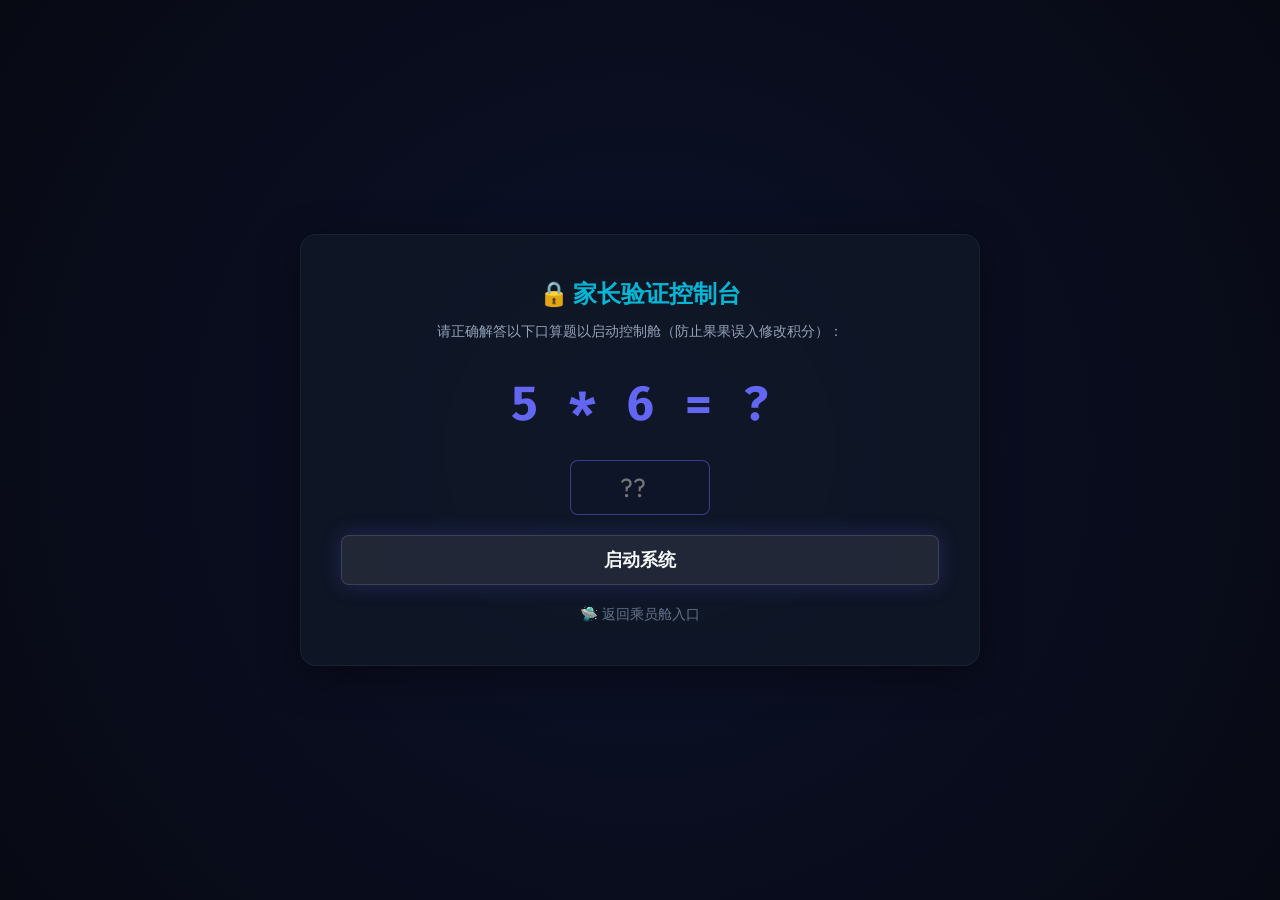
<file: logic/parent.html>
<!DOCTYPE html>
<html lang="zh-CN">
<head>
  <meta charset="UTF-8">
  <meta name="viewport" content="width=device-width, initial-scale=1.0, maximum-scale=1.0, user-scalable=no">
  <title>家长控制基地 - Parent Cockpit</title>
  <link rel="preconnect" href="https://fonts.googleapis.com">
  <link rel="preconnect" href="https://fonts.gstatic.com" crossorigin>
  <link href="https://fonts.googleapis.com/css2?family=Fira+Code:wght@400;500&family=Inter:wght@400;500;600;700&family=Outfit:wght@500;700;800&display=swap" rel="stylesheet">
  <link rel="stylesheet" href="css/lab.css">
  <style>
    .parent-grid {
      display: grid;
      grid-template-columns: 1fr 1fr;
      gap: 25px;
      margin-top: 20px;
    }
    
    .stats-card {
      display: flex;
      justify-content: space-around;
      padding: 15px;
      margin-bottom: 20px;
    }
    
    .stat-item {
      text-align: center;
    }
    
    .stat-val {
      font-size: 1.8em;
      font-weight: 800;
      color: var(--color-accent);
      font-family: var(--font-fira);
    }
    
    .redemp-card {
      padding: 15px;
      margin-bottom: 12px;
      display: flex;
      justify-content: space-between;
      align-items: center;
      border: 1px solid rgba(255,255,255,0.05);
    }
    
    @media (max-width: 768px) {
      .parent-grid {
        grid-template-columns: 1fr;
      }
    }
  </style>
</head>
<body style="background: #090a10;">
  
  <!-- Parent Arithmetic Gate -->
  <div id="parent-lock" class="gate-overlay" style="display: flex;">
    <div class="glass-card gate-container text-center">
      <h2 style="color: var(--color-accent); font-weight: 800; margin-bottom: 10px;">🔒 家长验证控制台</h2>
      <p style="color:#94a3b8; font-size: 0.9em; margin-bottom: 25px;">请正确解答以下口算题以启动控制舱（防止果果误入修改积分）：</p>
      <h1 id="lock-expression" style="color: #6366f1; font-size: 3em; margin-bottom: 20px; font-family: var(--font-fira);">7 * 8 = ?</h1>
      <input type="number" id="lock-answer" class="mock-input" style="width:140px; text-align:center; font-size:1.6em; border-color: rgba(99,102,241,0.5);" placeholder="??">
      <button class="mock-button glow-dabao" onclick="verifyParentLock()" style="margin-top:20px; display:block; width:100%; font-size:1.1em; padding:12px;">启动系统</button>
      <button onclick="window.location.href='index.html'" style="background:transparent; border:none; color:#64748b; margin-top:20px; cursor:pointer; font-size:0.9em;">🛸 返回乘员舱入口</button>
    </div>
  </div>

  <!-- Main Parent Management Dashboard -->
  <div id="parent-dashboard" style="display: none; max-width: 1200px; margin: 0 auto; padding: 20px 20px 40px;">
    
    <header class="hud-nav glass-card" style="margin-bottom: 20px; border-color: rgba(6, 182, 212, 0.3);">
      <div class="nav-left">
        <span style="font-size: 2.2em;">⚙️</span>
        <div>
          <h2 style="font-weight: 800; color: #06b6d4;">家长控制基地 Parent Cockpit</h2>
          <p style="font-size: 0.8em; color: var(--text-muted);">大连线管理、日常星星与设备进度同步中心</p>
        </div>
      </div>
      <button class="back-gate-btn" onclick="window.location.href='index.html'" style="background: rgba(6, 182, 212, 0.1); border-color: rgba(6, 182, 212, 0.2); color: #22d3ee;">🛸 返回主入口</button>
    </header>
    
    <!-- Stats Row -->
    <div class="glass-card stats-card">
      <div class="stat-item">
        <p style="font-size:0.8em; color:#94a3b8;">🦁 果果星星余额</p>
        <div id="stat-dabao-stars" class="stat-val" style="color:#818cf8;">0</div>
      </div>
      <div class="stat-item" style="border-left: 1px solid rgba(255,255,255,0.08); border-right: 1px solid rgba(255,255,255,0.08); padding: 0 40px;">
        <p style="font-size:0.8em; color:#94a3b8;">🐰 淼淼星星余额</p>
        <div id="stat-erbao-stars" class="stat-val" style="color:#fbbf24;">0</div>
      </div>
      <div class="stat-item">
        <p style="font-size:0.8em; color:#94a3b8;">📋 待处理兑换申请</p>
        <div id="stat-pending-redemps" class="stat-val" style="color:#f43f5e;">0</div>
      </div>
    </div>

    <div class="parent-grid">
      <!-- Star Coins & Rewards panel -->
      <div class="glass-card" style="padding: 25px; border-color: rgba(99, 102, 241, 0.25);">
        <h3 style="color:#818cf8; margin-bottom: 15px; font-weight: 700;">🎁 待发放奖励申请</h3>
        <div id="redemption-list" style="max-height: 400px; overflow-y: auto;">
          <!-- approvals dynamically loaded -->
        </div>
      </div>
      
      <!-- Synchronization panel -->
      <div class="glass-card" style="padding: 25px; border-color: rgba(245, 158, 11, 0.25);">
        <h3 style="color:#fbbf24; margin-bottom: 5px; font-weight: 700;">💾 备份学习轨迹 & 设备同步</h3>
        <p style="font-size:0.8em; color:#94a3b8; margin-bottom: 20px;">轻松在 iPad 平板、手机和电脑等不同设备间同步两个宝宝的学习进度：</p>
        
        <button class="mock-button glow-erbao" onclick="exportDataJSON()" style="margin-bottom:12px; width:100%; display:block; text-align:left; font-size:0.95em;">💾 1. 下载本地备份文件 (.json)</button>
        <button class="mock-button glow-dabao" onclick="exportDataClipboard()" style="margin-bottom:20px; width:100%; display:block; text-align:left; font-size:0.95em;">📋 2. 复制长文本口令到微信/备忘录</button>
        
        <h4 style="margin-top:25px; border-top:1px dashed rgba(255,255,255,0.08); padding-top:20px; color:#f8fafc; font-weight:600;">📥 从其他设备导入/恢复进度</h4>
        <p style="font-size:0.75em; color:#94a3b8; margin-top:5px; margin-bottom:10px;">粘贴您在另一台设备上复制的备份口令，一键恢复最新的打卡进度：</p>
        <textarea id="import-token" class="mock-input" style="width:100%; height:80px; font-size:0.85em; font-family:var(--font-fira); line-height:1.4;" placeholder="在这里粘贴微信转发的备份口令..."></textarea>
        <button class="mock-button glow-success" onclick="importDataToken()" style="margin-top:10px; width:100%; font-size:0.95em; padding:8px;">📥 一键导入并覆盖数据</button>
        
        <!-- CLEAR HISTORY TRIGGER -->
        <!-- CLEAR HISTORY TRIGGER -->
        <button class="mock-button" onclick="clearAllHistory()" style="margin-top:35px; width:100%; background:rgba(239,68,68,0.1); border-color:rgba(239,68,68,0.4); color:#fca5a5; font-weight:700; border-style:dashed;">⚠️ 一键清空所有历史记录 (重置进度)</button>
      </div>
    </div>

    <!-- 🎓 逻辑学习效果面测与能力评估 (Parent Verification & Assessment Center) -->
    <div class="glass-card" style="padding: 25px; margin-top: 25px; border-color: rgba(6, 182, 212, 0.4); background: rgba(6, 182, 212, 0.01);">
      <h3 style="color:#22d3ee; margin-bottom: 10px; font-weight: 700; display:flex; align-items:center; gap:8px;">🎓 学习效果现场抽测与认知评估</h3>
      <p style="font-size:0.8em; color:#94a3b8; margin-bottom: 20px;">随时抽测孩子在对应维度的真实掌握情况，防止孩子“闭着眼睛瞎猜”通关。家长当面提问，并在网页上记录面测结果：</p>
      
      <div class="parent-grid" style="margin-top:0;">
        <!-- Left: Cognitive Assessment Radar & Progress -->
        <div class="glass-card" style="padding:20px; background:rgba(6,182,212,0.02); border-color:rgba(255,255,255,0.03);">
          <h4 style="color:#fff; margin-bottom:15px; font-weight:600;">🦁 果果的认知能力看板 (8大核心维度)</h4>
          <div id="cognitive-radar-list" style="display:flex; flex-direction:column; gap:12px;">
            <!-- Render progress bars dynamically -->
          </div>
          <div id="cognitive-rating-badge" class="glass-card" style="margin-top:20px; padding:12px; border-color:rgba(99,102,241,0.25); background:rgba(99,102,241,0.05); text-align:center; font-weight:700; color:#fff;">
            <!-- Rating analysis dynamically -->
          </div>
        </div>
        
        <!-- Right: Parent In-Person Oral Quiz Generator -->
        <div class="glass-card" style="padding:20px; background:rgba(168,85,247,0.02); border-color:rgba(255,255,255,0.03); display:flex; flex-direction:column; justify-content:space-between; min-height: 320px;">
          <div>
            <h4 style="color:#fff; margin-bottom:15px; font-weight:600;">🎯 家长专属防作弊面测题</h4>
            <div style="display:flex; gap:10px; margin-bottom:15px;">
              <select id="quiz-track-select" class="mock-input" style="flex:1; padding:8px; font-size:0.95em; background:#090a10; border-color:rgba(168,85,247,0.4); color:#fff; border-radius:8px;">
                <option value="spatial">🧩 空间图形推理</option>
                <option value="numeric">🧮 数字规律与天平</option>
                <option value="attention">⚡ 注意力与记忆力</option>
                <option value="deduction">🔍 逻辑演绎与排序</option>
                <option value="pattern">🎨 图形矩阵推理</option>
                <option value="language">💬 语言理解与类比</option>
              </select>
              <button class="mock-button glow-dabao" onclick="generateOralQuiz()" style="padding:8px 15px; font-size:0.95em; border-radius:8px; white-space:nowrap; margin-top:0;">🎲 随机出题</button>
            </div>
            
            <div id="oral-quiz-box" class="glass-card" style="padding:15px; background:rgba(255,255,255,0.02); min-height:120px; display:flex; align-items:center; justify-content:center; flex-direction:column; text-align:left; border-color:rgba(255,255,255,0.05);">
              <p style="color:#64748b; font-size:0.9em; text-align:center; margin:0;">请选择维度，点击【随机出题】给孩子面测！</p>
            </div>
          </div>
          
          <div id="oral-quiz-actions" style="display:none; gap:12px; margin-top:20px;">
            <button class="mock-button glow-success" onclick="submitOralQuizResult(true)" style="flex:1; font-weight:700; padding:10px; font-size:0.95em; margin-top:0;">✅ 宝贝答对了 (🪙 +20)</button>
            <button class="mock-button" onclick="submitOralQuizResult(false)" style="flex:1; border-color:rgba(239,68,68,0.4); color:#fca5a5; font-weight:700; padding:10px; font-size:0.95em; margin-top:0;">❌ 没答对/重来</button>
          </div>
        </div>
      </div>
    </div>

  </div>

  <script src="js/app.js"></script>
  <script src="js/questions.js"></script>
  <script>
    let currentAnswer = 56;
    
    function generateQuestion() {
      const a = Math.floor(Math.random() * 8) + 3; // 3 to 10
      const b = Math.floor(Math.random() * 8) + 3;
      currentAnswer = a * b;
      document.getElementById("lock-expression").innerText = `${a} * ${b} = ?`;
    }
    
    function verifyParentLock() {
      const val = parseInt(document.getElementById("lock-answer").value);
      if (val === currentAnswer) {
        document.getElementById("parent-lock").style.display = "none";
        document.getElementById("parent-dashboard").style.display = "block";
        loadDashboardStats();
      } else {
        alert("❌ 口算验证未通过，请家长再试一次！");
        document.getElementById("lock-answer").value = "";
        generateQuestion();
      }
    }

    function loadDashboardStats() {
      initAppState();
      document.getElementById("stat-dabao-stars").innerText = appState.players.dabao.stars;
      document.getElementById("stat-erbao-stars").innerText = appState.players.erbao.stars;
      document.getElementById("stat-pending-redemps").innerText = appState.redemptions.length;
      loadRedemptions();
      loadCognitiveRadar();
    }

    function loadRedemptions() {
      const container = document.getElementById("redemption-list");
      if (appState.redemptions.length === 0) {
        container.innerHTML = `<p style="color:#64748b; text-align:center; padding:30px;">暂无小朋友提交的奖品兑换申请。</p>`;
        return;
      }
      
      container.innerHTML = appState.redemptions.map((redemp, i) => `
        <div class="glass-card redemp-card">
          <div>
            <div style="font-weight:700; font-size:1em; color:#fff;">
              ${redemp.playerId === 'dabao' ? '🦁' : '🐰'} ${redemp.playerName}
            </div>
            <div style="font-size:0.85em; color:var(--text-muted); margin-top:2px;">
              申请兑换: <span style="color:#fbbf24; font-weight:600;">${redemp.rewardTitle}</span>
            </div>
            <div style="font-size:0.75em; color:#64748b; margin-top:2px;">
              时间: ${redemp.date} · 需扣减 🪙 ${redemp.cost} 星星
            </div>
          </div>
          <button class="mock-button glow-success" onclick="approveRedemption(${i})" style="padding:6px 12px; font-size:0.8em; border-radius:6px;">确认发放</button>
        </div>
      `).join("");
    }

    function approveRedemption(index) {
      initAppState();
      const redemp = appState.redemptions[index];
      const player = appState.players[redemp.playerId];
      
      if (player.stars >= redemp.cost) {
        player.stars -= redemp.cost;
        appState.redemptions.splice(index, 1);
        saveAppState();
        alert(`🎉 发放确认！成功从 ${player.name} 余额中扣除 ${redemp.cost} 星星。请在现实中为孩子兑现「${redemp.rewardTitle}」吧！`);
        loadDashboardStats();
      } else {
        alert("❌ 孩子账户中的星星不足以完成兑换！（可能被手动清零了）");
      }
    }

    function exportDataJSON() {
      initAppState();
      const str = JSON.stringify(appState, null, 2);
      const blob = new Blob([str], {type: "application/json"});
      const a = document.createElement("a");
      a.href = URL.createObjectURL(blob);
      a.download = `kids-logic-lab-backup-${new Date().toISOString().slice(0,10)}.json`;
      a.click();
    }

    function exportDataClipboard() {
      initAppState();
      // btoa base64 safely encoding unicode characters
      const str = btoa(unescape(encodeURIComponent(JSON.stringify(appState))));
      navigator.clipboard.writeText(str).then(() => {
        alert("🎉 备份数据长口令已成功复制到您的剪贴板！\n您可以直接在微信聊天框中长按粘贴，并发送到您的其他手机或iPad设备中导入！");
      }).catch(err => {
        alert("复制口令失败，请手动在浏览器地址栏检查相关权限设置。");
      });
    }

    function importDataToken() {
      const code = document.getElementById("import-token").value.trim();
      if (!code) return alert("❌ 请输入备份口令码！");
      
      try {
        const decoded = decodeURIComponent(escape(atob(code)));
        const parsed = JSON.parse(decoded);
        
        if (parsed.players && parsed.players.dabao && parsed.players.erbao && parsed.rewards) {
          if (confirm("⚠️ 注意：导入备份将完全覆盖本设备上当前所有的进度和星星记录，是否继续？")) {
            appState = parsed;
            saveAppState();
            alert("🎉 数据同步成功！正在刷新页面加载最新进度...");
            window.location.reload();
          }
        } else {
          throw new Error("Invalid schema");
        }
      } catch (e) {
        alert("❌ 导入口令码解析失败！请检查复制的代码是否完整，确保没有多余的空格或字符丢失。");
      }
    }

    function loadCognitiveRadar() {
      const player = appState.players.dabao;
      const progress = player.progress || { spatial: 1, numeric: 1, attention: 1, deduction: 1, pattern: 1, memory: 1, language: 1, analogy: 1 };
      
      const tracks = [
        { key: 'spatial', name: '🧩 空间图形推理', color: '#818cf8' },
        { key: 'numeric', name: '🧮 数字规律平衡', color: '#34d399' },
        { key: 'attention', name: '⚡ 注意力与记忆', color: '#fbbf24' },
        { key: 'deduction', name: '🔍 逻辑演绎排序', color: '#f43f5e' },
        { key: 'pattern', name: '🎨 图形矩阵推理', color: '#a78bfa' },
        { key: 'language', name: '💬 语言类比理解', color: '#38bdf8' }
      ];
      
      let totalLevels = 0;
      const listContainer = document.getElementById("cognitive-radar-list");
      if (listContainer) {
        listContainer.innerHTML = tracks.map(t => {
          const val = progress[t.key] || 1;
          totalLevels += val - 1;
          const pct = Math.min(((val - 1) / 50) * 100, 100);
          return `
            <div>
              <div style="display:flex; justify-content:space-between; font-size:0.85em; color:#e2e8f0; margin-bottom:4px;">
                <span>${t.name}</span>
                <strong style="color:${t.color}">${val - 1} / 50 关</strong>
              </div>
              <div style="width:100%; height:8px; background:rgba(255,255,255,0.05); border-radius:4px; overflow:hidden;">
                <div style="width:${pct}%; height:100%; background:${t.color}; border-radius:4px; transition:width 0.4s ease;"></div>
              </div>
            </div>
          `;
        }).join('');
      }
      
      // Calculate Cognitive Level
      let ratingText = '';
      if (totalLevels < 10) {
        ratingText = "🌱 秩序感知期 (L1 基础探险人)";
      } else if (totalLevels < 30) {
        ratingText = "🚀 运算与演绎期 (L2 精英特训生)";
      } else if (totalLevels < 60) {
        ratingText = "🧠 流体智力跃迁期 (L3 核心逻辑官)";
      } else {
        ratingText = "🏅 八少八素特优备用人才 (L4 宇宙级天才)";
      }
      
      const badgeContainer = document.getElementById("cognitive-rating-badge");
      if (badgeContainer) {
        badgeContainer.innerHTML = `
          <div style="font-size:0.85em; color:#94a3b8; margin-bottom:4px;">综合认知测评等级</div>
          <div style="font-size:1.15em; color:#22d3ee; font-weight:800;">${ratingText}</div>
          <div style="font-size:0.8em; color:#64748b; margin-top:4px;">累计自主通关了 ${totalLevels} 个高难度逻辑挑战</div>
        `;
      }
    }

    let currentOralQuiz = null;

    function generateOralQuiz() {
      const track = document.getElementById("quiz-track-select").value;
      let qList = [];
      
      if (track === 'spatial') {
        qList = [...(window.MIRROR_QUESTIONS || []), ...(window.ROTATION_QUESTIONS || [])];
      } else if (track === 'numeric') {
        qList = [
          { text: '一箱苹果等于2盒草莓，一盒草莓等于3包软糖。那么一箱苹果等于几包软糖？', correct: '6包软糖', wrong: ['4包', '5包', '8包'], hint: '1箱=2盒，1盒=3包，所以2盒=2*3=6包！' },
          { text: '天平左边是 12 颗葡萄，右边是 1 个大桃子加 4 颗葡萄。天平左右平衡，一个大桃子等于几颗葡萄？', correct: '8颗', wrong: ['6颗', '10颗', '4颗'], hint: '两边都拿掉4颗葡萄，右边剩大桃子，左边剩12-4=8颗。' }
        ];
      } else if (track === 'attention') {
        qList = window.ATTENTION_TRACK_QUESTIONS || [];
      } else if (track === 'deduction') {
        qList = [...(window.DEDUCTION_WEIGHT_QUESTIONS || []), ...(window.DEDUCTION_QUEUE_QUESTIONS || [])];
      } else if (track === 'pattern') {
        qList = window.PATTERN_QUESTIONS || [];
      } else if (track === 'language') {
        qList = [...(window.LANGUAGE_QUESTIONS || []), ...(window.ANALOGY_QUESTIONS || [])];
      }
      
      if (!qList || qList.length === 0) {
        document.getElementById("oral-quiz-box").innerHTML = `<p style="color:#f87171; font-size:0.9em; text-align:center; margin:0;">未找到对应题库，请确认 questions.js 是否成功加载。</p>`;
        return;
      }
      
      // Randomly select
      const q = qList[Math.floor(Math.random() * qList.length)];
      currentOralQuiz = q;
      
      let html = `<div style="width:100%;">`;
      
      // If it is a spatial/matrix grid drawing
      if (q.original) {
        html += `<pre style="background:rgba(0,0,0,0.3); padding:8px; border-radius:6px; font-family:var(--font-fira); font-size:1.1em; color:#fbbf24; text-align:center; margin-bottom:10px; line-height:1.25;">${q.original}</pre>`;
      } else if (q.matrix) {
        // Draw 3x3 pattern matrix beautifully
        html += `<div style="display:grid; grid-template-columns: 1fr 1fr 1fr; gap:6px; max-width:180px; margin: 0 auto 12px;">`;
        q.matrix.forEach(cell => {
          html += `<div style="background:rgba(255,255,255,0.05); padding:8px; border-radius:6px; text-align:center; font-size:1.25em;">${cell}</div>`;
        });
        html += `</div>`;
      } else if (q.clues) {
        html += `<div style="background:rgba(255,255,255,0.04); padding:8px; border-radius:8px; margin-bottom:10px;">`;
        q.clues.forEach(c => {
          html += `<div style="font-size:0.85em; font-weight:bold; color:#fff;">${c}</div>`;
        });
        html += `</div>`;
      }
      
      const qText = q.text || q.desc || q.title || "请指出其中包含的逻辑规律：";
      html += `<p style="font-size:1.02em; color:#fff; font-weight:700; line-height:1.4; margin-bottom:10px;">${qText}</p>`;
      
      const correctAns = q.correct || (q.opts && q.opts[q.ans]) || "请核对答案";
      html += `<div style="margin:10px 0; padding:8px 12px; border-radius:8px; background:rgba(16,185,129,0.08); border:1px solid rgba(16,185,129,0.25);">
        <span style="font-size:0.8em; color:#34d399; font-weight:600; display:block;">💡 标准正确答案</span>
        <strong style="font-size:1.1em; color:#10b981;">${correctAns}</strong>
      </div>`;
      
      const hint = q.hint || "引导孩子找出图形的轴对称、旋转规律或天平的大小代换。";
      html += `<div style="margin-top:10px; font-size:0.82em; color:#94a3b8; line-height:1.4;">
        <span style="color:#a78bfa; font-weight:700;">🗣️ 家长讲题话术提示：</span>${hint}
      </div>`;
      
      html += `</div>`;
      
      document.getElementById("oral-quiz-box").innerHTML = html;
      document.getElementById("oral-quiz-box").style.textAlign = "left";
      document.getElementById("oral-quiz-actions").style.display = "flex";
    }

    function submitOralQuizResult(isCorrect) {
      if (isCorrect) {
        initAppState();
        appState.players.dabao.stars += 20; // Reward 20 stars
        saveAppState();
        loadDashboardStats();
        alert("🎉 恭喜！已成功记录果果通过现场面测，金币 +20！本记录已提交至主看板！🌟");
      } else {
        alert("💡 没关系！请对照【家长讲题话术】给果果耐心讲一下题目的规律，让他理清头绪后再试一题！");
      }
      
      // Reset
      document.getElementById("oral-quiz-box").innerHTML = `<p style="color:#64748b; font-size:0.9em; text-align:center; margin:0;">请选择维度，点击【随机出题】给孩子面测！</p>`;
      document.getElementById("oral-quiz-box").style.textAlign = "center";
      document.getElementById("oral-quiz-actions").style.display = "none";
      currentOralQuiz = null;
    }

    window.onload = () => {
      initAppState();
      loadDashboardStats();
      generateQuestion();
    };
  </script>
</body>
</html>
</file>
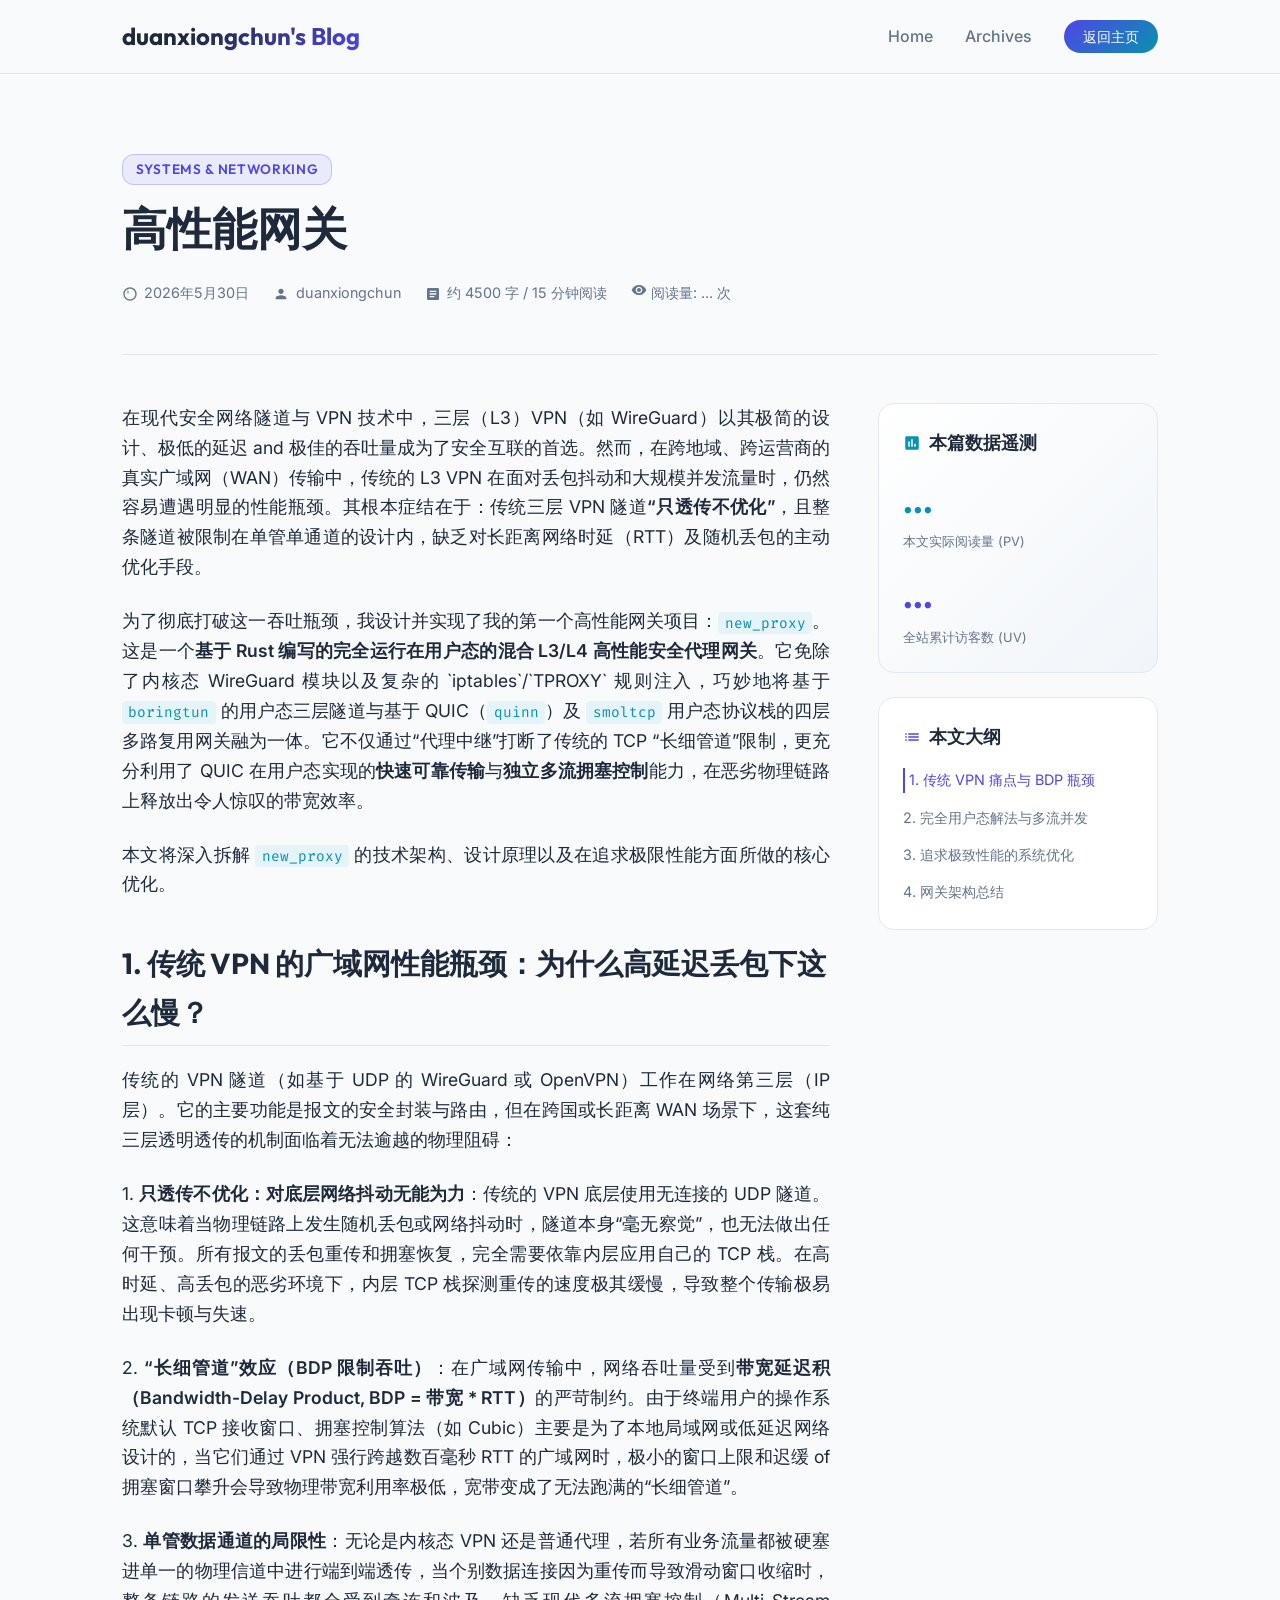
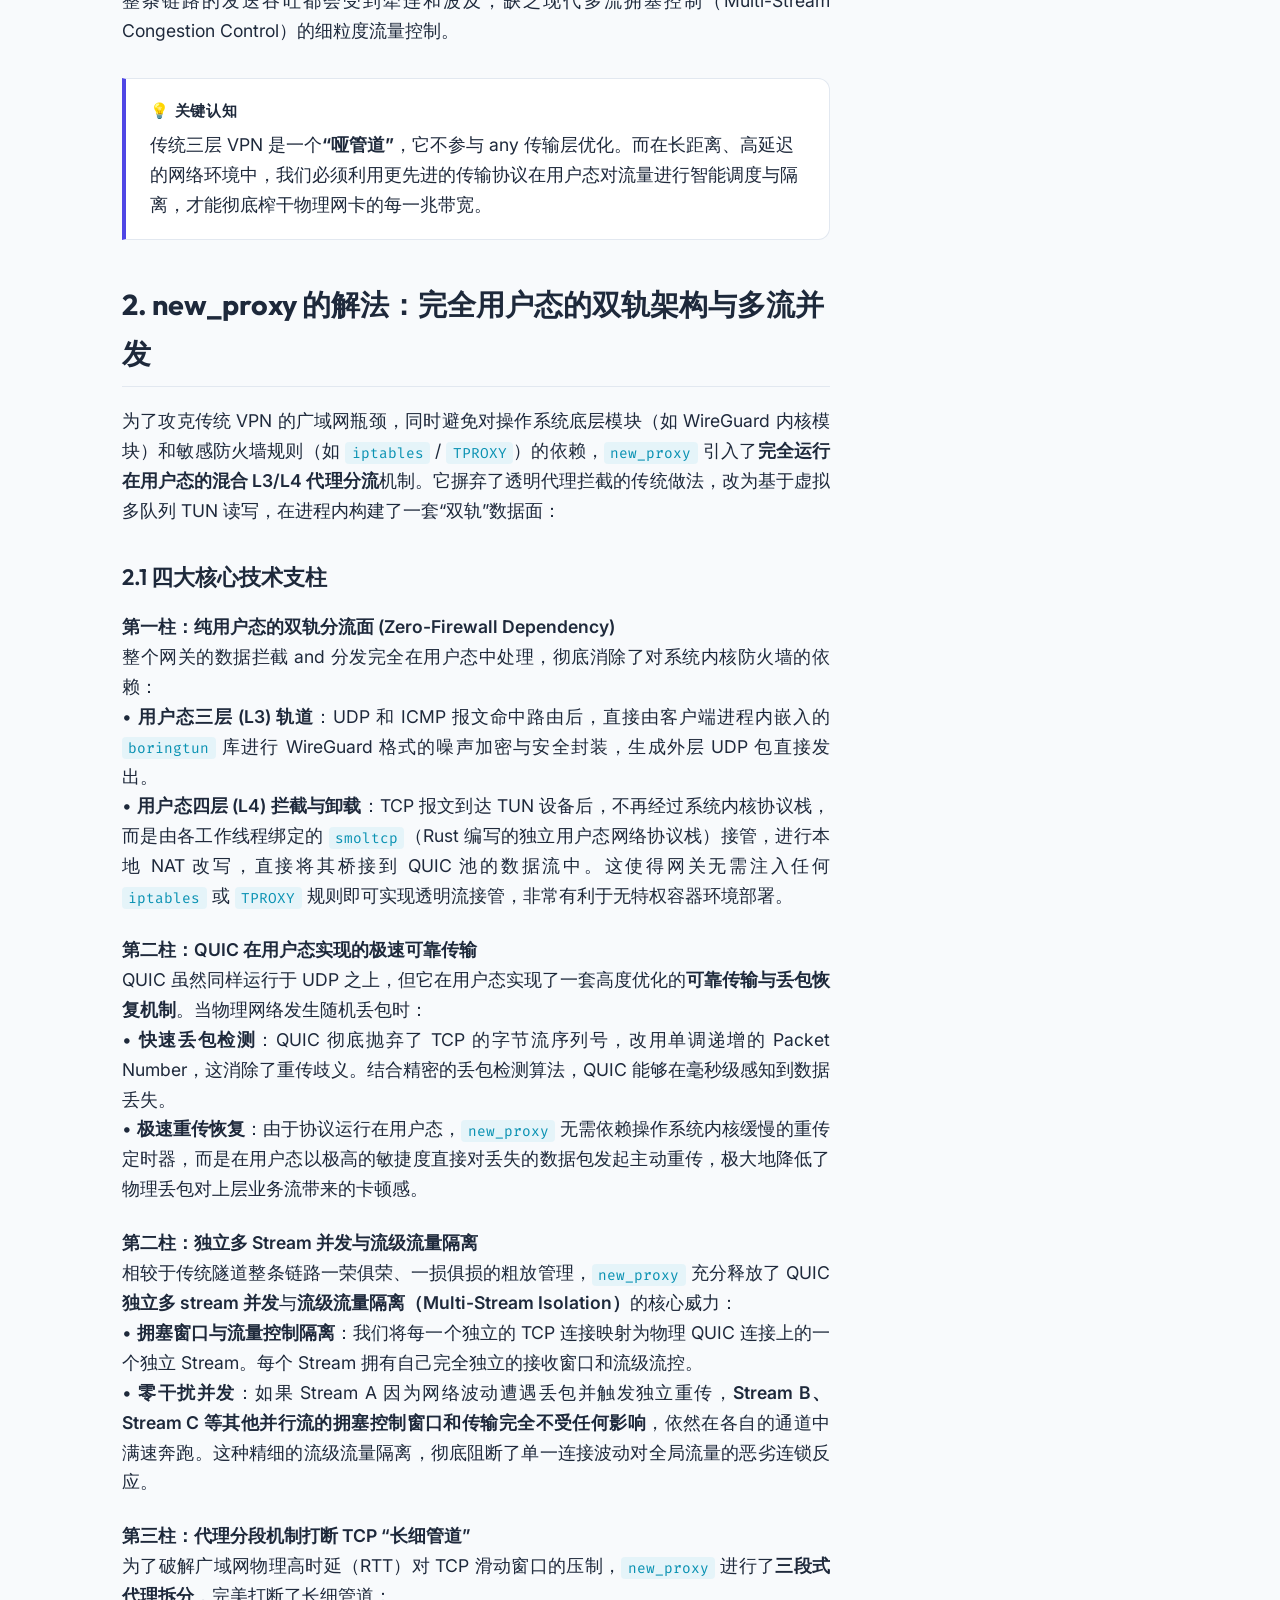
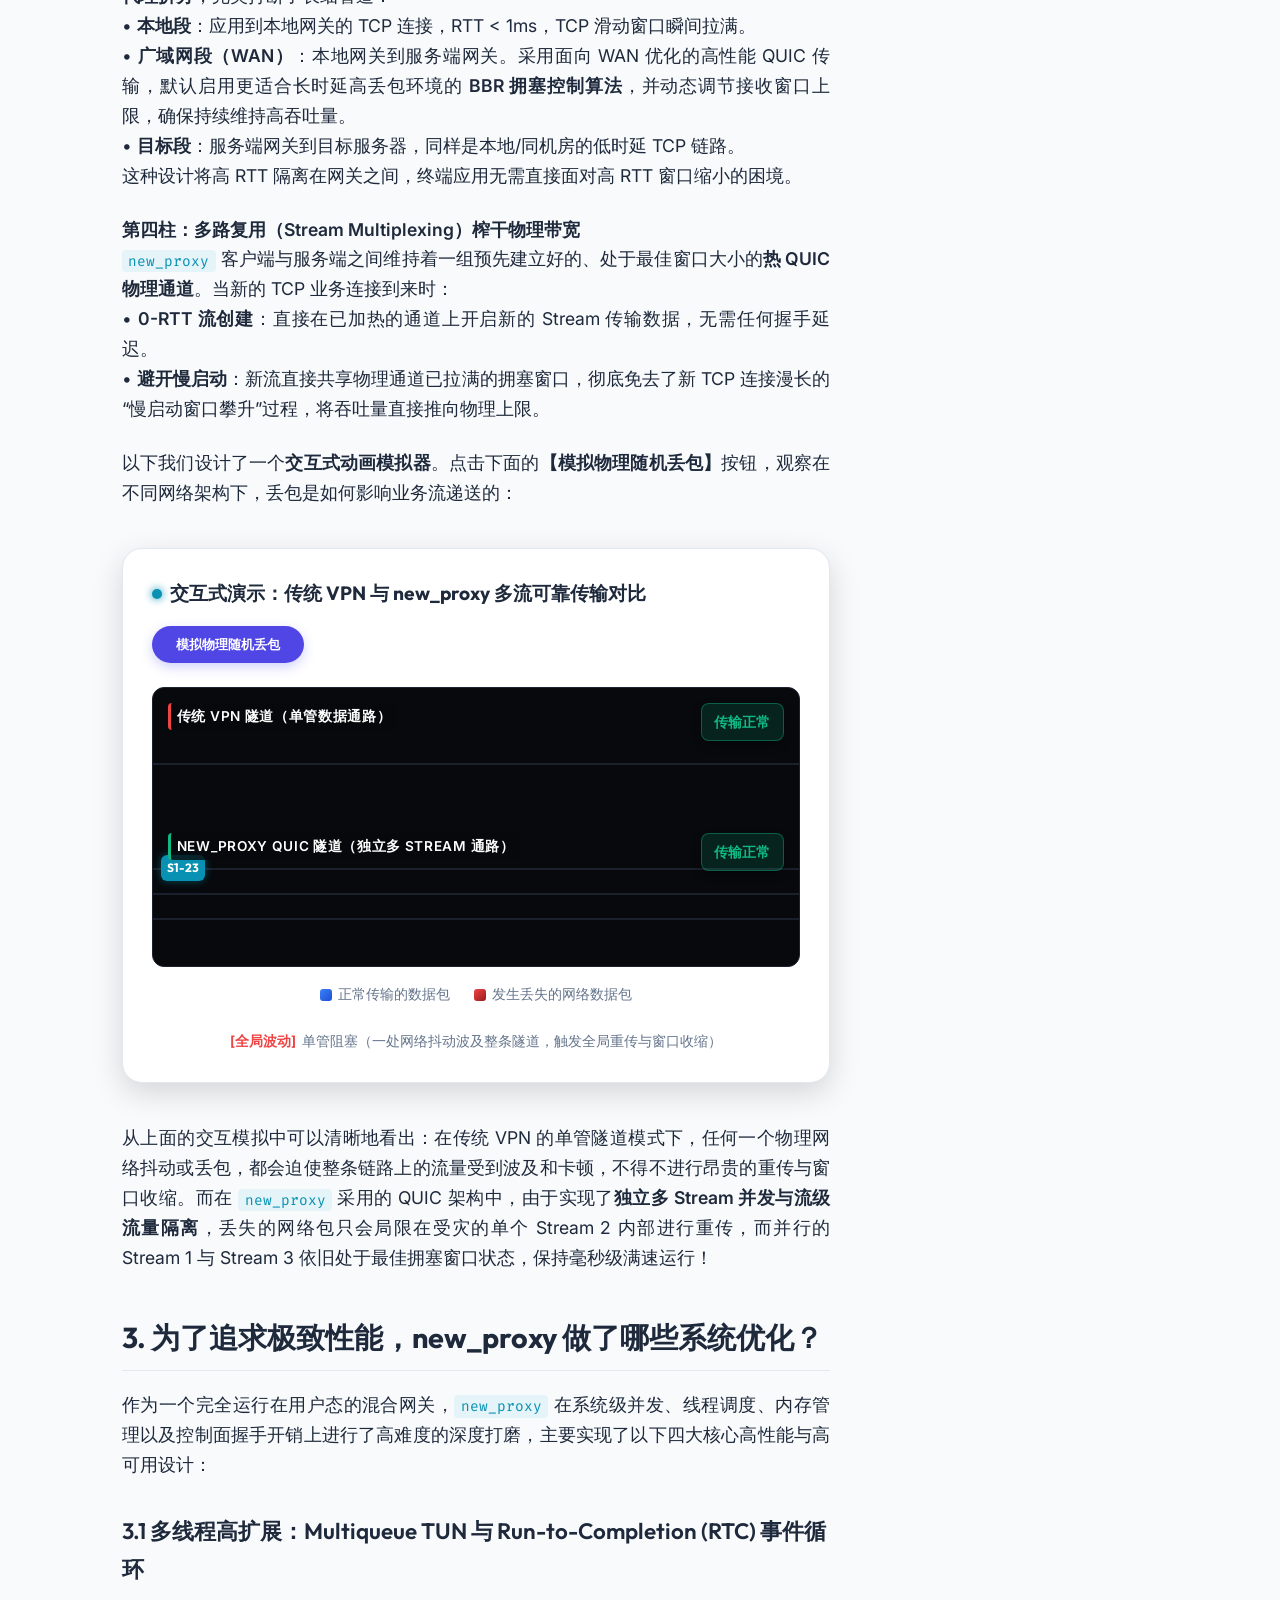
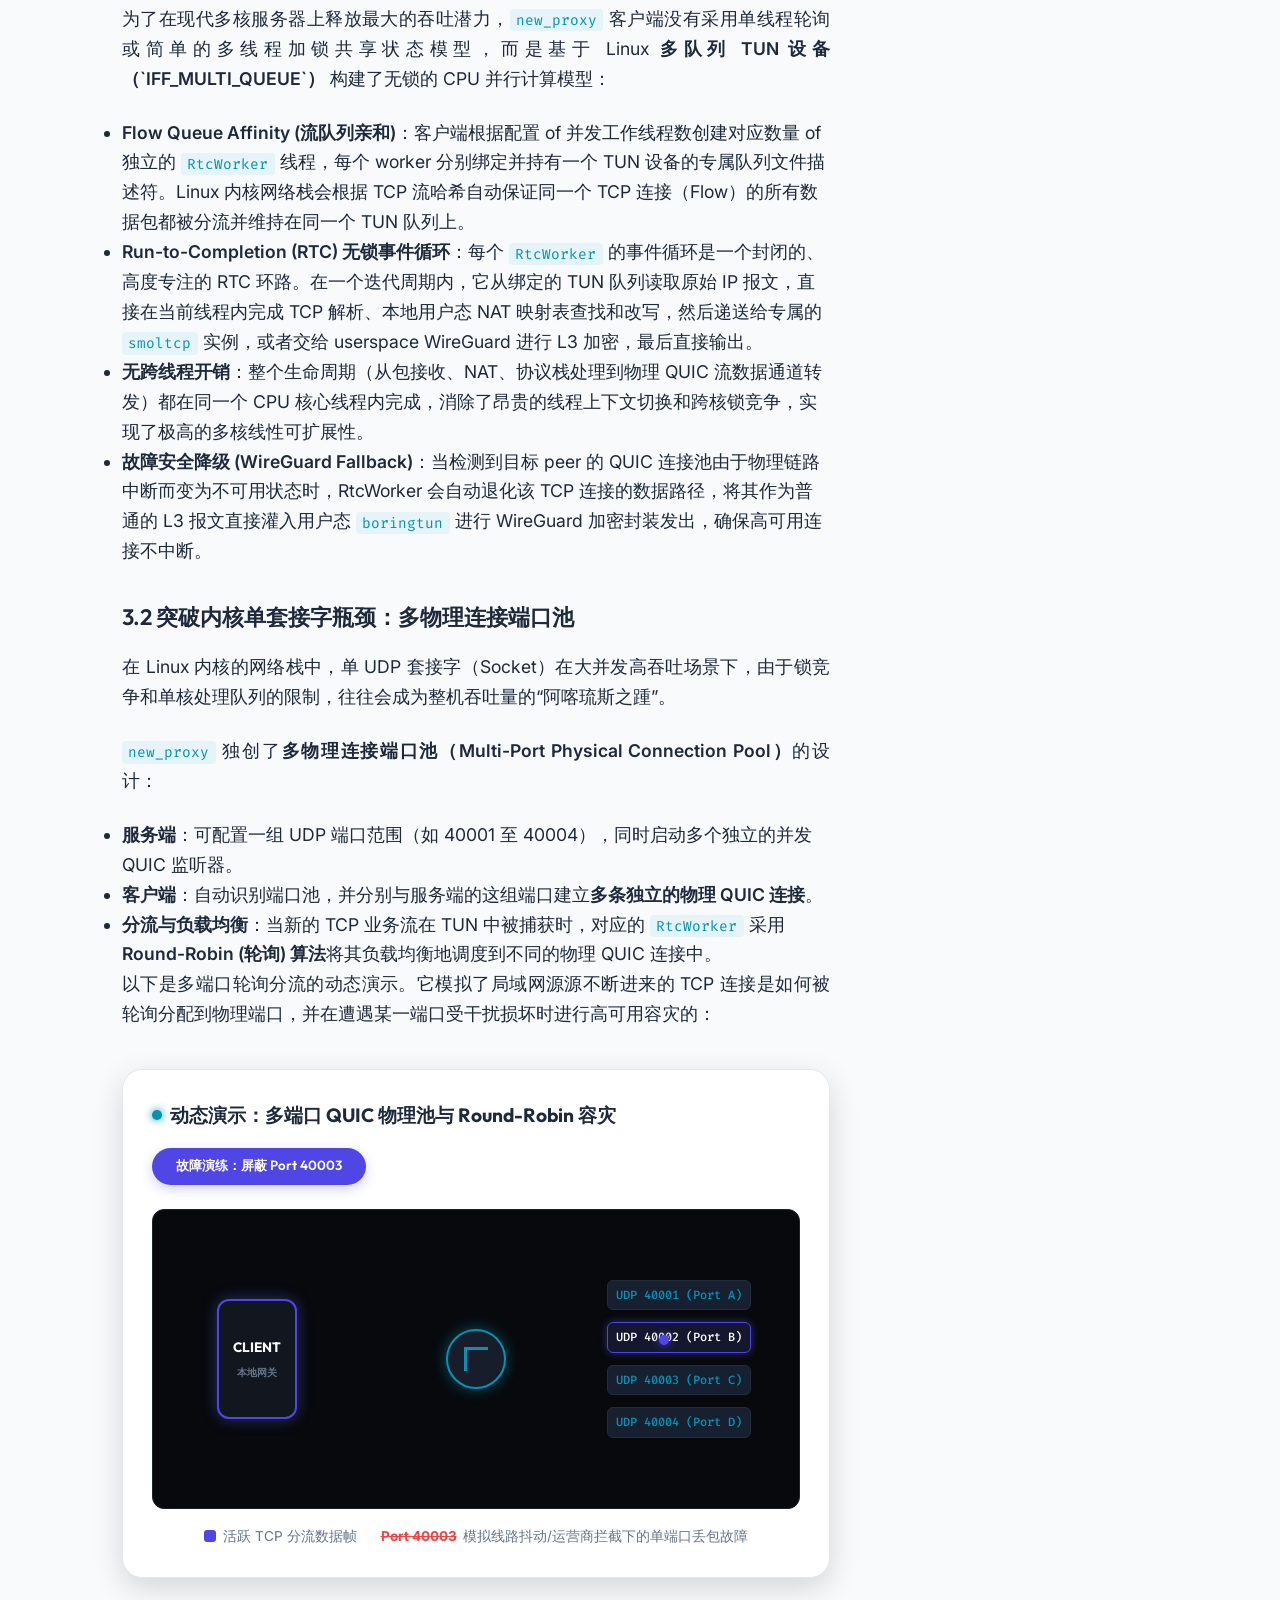
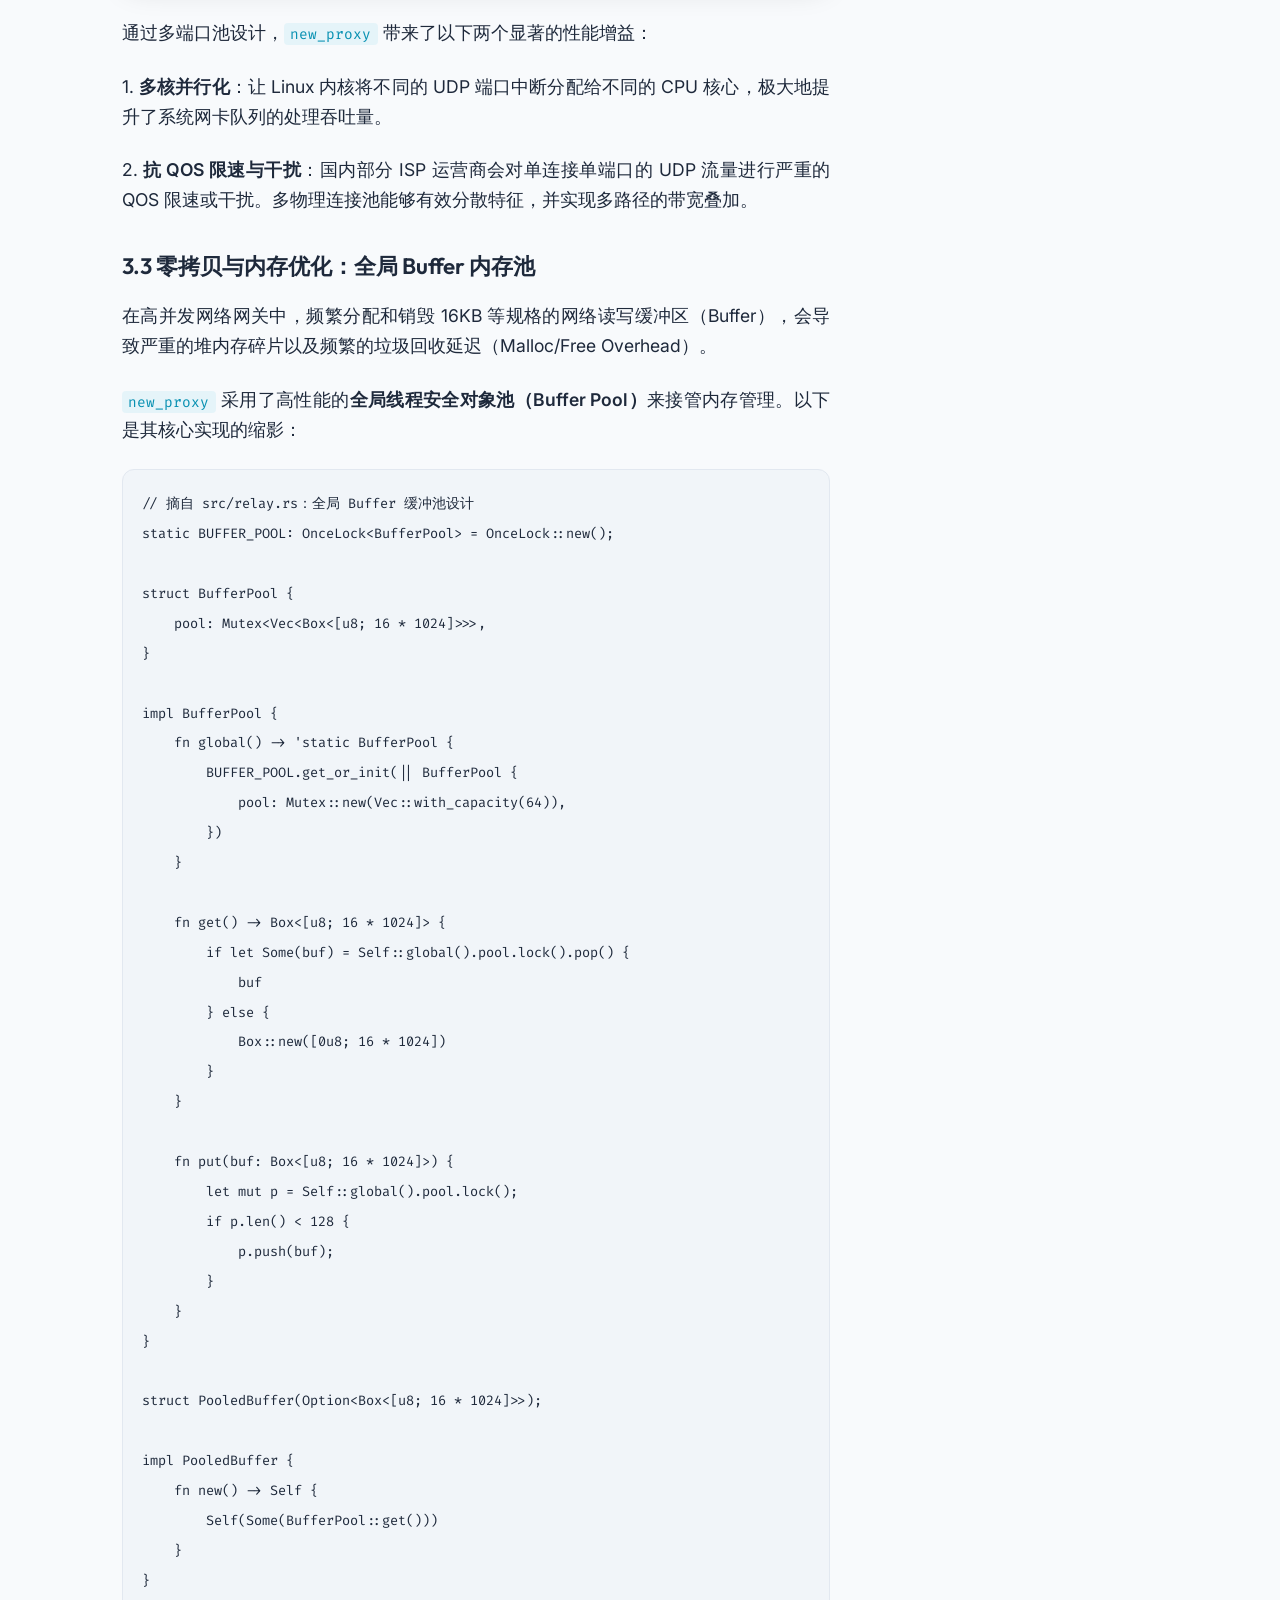
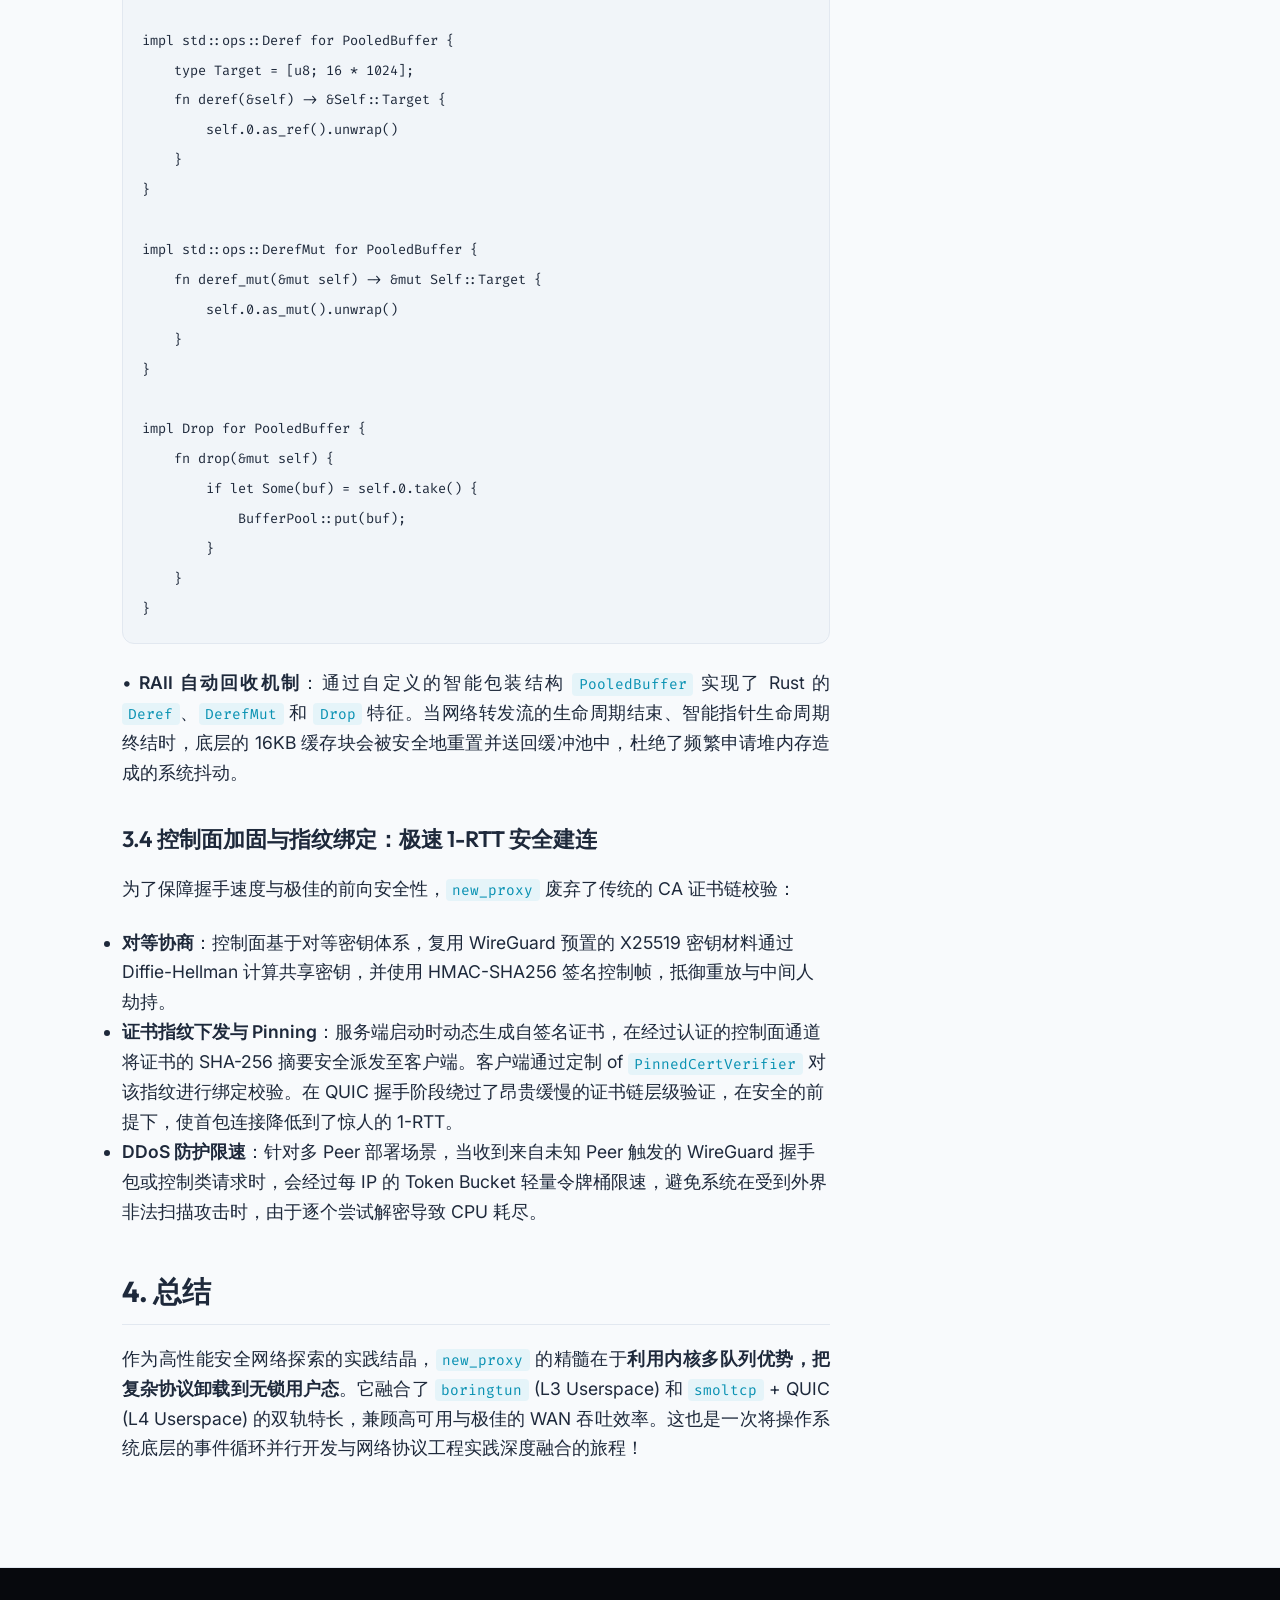
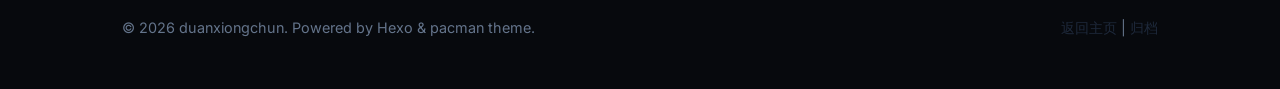
<file: blog/network/new_proxy_architecture.html>
<!DOCTYPE HTML>
<html lang="zh-CN">
<head>
  <meta charset="UTF-8">
  <meta name="viewport" content="width=device-width, initial-scale=1.0, user-scalable=no">
  <title>高性能网关</title>
  
  <!-- SEO & Author -->
  <meta name="author" content="duanxiongchun">
  <meta name="description" content="深入探索基于 Rust、boringtun 和 smoltcp 的高性能全用户态安全代理网关的设计与核心原理，包含多流隔离可靠传输与多队列 Run-to-Completion 性能优化，内置交互式网络动画演示。">
  <link rel="icon" href="/img/favicon.ico">
  
  <!-- Modern Fonts -->
  <link rel="preconnect" href="https://fonts.googleapis.com">
  <link rel="preconnect" href="https://fonts.gstatic.com" crossorigin>
  <link href="https://fonts.googleapis.com/css2?family=Inter:wght@300;400;500;600;700&family=Outfit:wght@400;600;700;800&family=Fira+Code:wght@400;500&display=swap" rel="stylesheet">

  <style>
    /* CSS Variables & Theme (Default Light Theme) */
    :root {
      --bg-dark: #f8fafc;
      --bg-card: #ffffff;
      --bg-card-hover: #f1f5f9;
      --primary: #4f46e5; /* Indigo */
      --primary-glow: rgba(79, 70, 229, 0.08);
      --accent: #0891b2; /* Cyan */
      --accent-glow: rgba(8, 145, 178, 0.08);
      --text-main: #1e293b;
      --text-muted: #64748b;
      --border-color: #e2e8f0;
      --success: #10b981;
      --error: #ef4444;
      --warning: #d97706;
      --code-bg: #f1f5f9;
      --font-outfit: 'Outfit', 'Inter', sans-serif;
      --font-inter: 'Inter', -apple-system, BlinkMacSystemFont, sans-serif;
      --font-code: 'Fira Code', monospace;
    }

    /* Dark Theme Overrides (System Preference) */
    @media (prefers-color-scheme: dark) {
      :root {
        --bg-dark: #0a0c10;
        --bg-card: #12161f;
        --bg-card-hover: #181d28;
        --primary: #6366f1;
        --primary-glow: rgba(99, 102, 241, 0.15);
        --accent: #06b6d4;
        --accent-glow: rgba(6, 182, 212, 0.15);
        --text-main: #e2e8f0;
        --text-muted: #94a3b8;
        --border-color: #222d3d;
        --success: #10b981;
        --error: #ef4444;
        --warning: #f59e0b;
        --code-bg: #0f141c;
      }
    }

    * {
      box-sizing: border-box;
      margin: 0;
      padding: 0;
      scroll-behavior: smooth;
    }

    html {
      -webkit-text-size-adjust: 100%;
      text-size-adjust: 100%;
    }

    body {
      background-color: var(--bg-dark);
      color: var(--text-main);
      font-family: var(--font-inter);
      line-height: 1.7;
      overflow-x: hidden;
      overflow-wrap: break-word;
      word-wrap: break-word;
      -webkit-font-smoothing: antialiased;
    }

    /* Scroll Progress Bar */
    #progress-bar {
      position: fixed;
      top: 0;
      left: 0;
      height: 4px;
      background: linear-gradient(to right, var(--primary), var(--accent));
      width: 0%;
      z-index: 1000;
      transition: width 0.1s ease-out;
    }

    /* Layout & Container */
    header {
      border-bottom: 1px solid var(--border-color);
      position: sticky;
      top: 0;
      z-index: 100;
      transition: all 0.3s;
    }

    /* Supporting translucency for header bg */
    @media (prefers-color-scheme: dark) {
      header { background-color: rgba(10, 12, 16, 0.85); backdrop-filter: blur(12px); }
    }
    @media (prefers-color-scheme: light) {
      header { background-color: rgba(248, 250, 252, 0.85); backdrop-filter: blur(12px); }
    }

    .nav-container {
      max-width: 1100px;
      margin: 0 auto;
      padding: 1rem 2rem;
      display: flex;
      justify-content: space-between;
      align-items: center;
    }

    .logo-link {
      display: flex;
      align-items: center;
      text-decoration: none;
      font-family: var(--font-outfit);
      font-size: 1.5rem;
      font-weight: 700;
      background: linear-gradient(135deg, var(--text-main) 30%, var(--primary) 100%);
      -webkit-background-clip: text;
      -webkit-text-fill-color: transparent;
    }

    .nav-menu {
      display: flex;
      list-style: none;
      gap: 2rem;
      align-items: center;
    }

    .nav-menu a {
      color: var(--text-muted);
      text-decoration: none;
      font-weight: 500;
      transition: color 0.2s;
    }

    .nav-menu a:hover {
      color: var(--text-main);
    }

    .back-btn {
      background: linear-gradient(135deg, var(--primary), var(--accent));
      color: #fff !important;
      padding: 0.5rem 1.2rem;
      border-radius: 20px;
      font-size: 0.9rem;
      transition: transform 0.2s, box-shadow 0.2s !important;
    }

    .back-btn:hover {
      transform: translateY(-2px);
      box-shadow: 0 4px 12px var(--primary-glow);
    }

    .main-wrapper {
      max-width: 1100px;
      margin: 2rem auto;
      padding: 0 2rem;
      display: grid;
      grid-template-columns: minmax(0, 1fr) 280px;
      gap: 3rem;
    }

    @media (max-width: 900px) {
      .main-wrapper {
        grid-template-columns: minmax(0, 1fr);
      }
      .sidebar {
        display: none;
      }
    }

    /* Article Hero */
    .hero-section {
      grid-column: 1 / -1;
      padding: 3rem 0;
      border-bottom: 1px solid var(--border-color);
    }

    .category-tag {
      background-color: var(--primary-glow);
      color: var(--primary);
      border: 1px solid rgba(99, 102, 241, 0.3);
      padding: 0.2rem 0.8rem;
      border-radius: 12px;
      font-size: 0.85rem;
      font-weight: 600;
      font-family: var(--font-outfit);
      display: inline-block;
      margin-bottom: 1rem;
      text-transform: uppercase;
      letter-spacing: 0.05em;
    }

    .article-title {
      font-family: var(--font-outfit);
      font-size: 2.8rem;
      font-weight: 800;
      line-height: 1.25;
      margin-bottom: 1.5rem;
      background: linear-gradient(135deg, var(--text-main) 40%, var(--primary) 100%);
      -webkit-background-clip: text;
      -webkit-text-fill-color: transparent;
    }



    .meta-container {
      display: flex;
      flex-wrap: wrap;
      gap: 1.5rem;
      color: var(--text-muted);
      font-size: 0.9rem;
      align-items: center;
    }

    .meta-item {
      display: flex;
      align-items: center;
      gap: 0.4rem;
    }

    .meta-item svg {
      width: 16px;
      height: 16px;
      fill: currentColor;
    }

    /* Sidebar Table of Contents */
    .sidebar {
      position: sticky;
      top: 100px;
      height: fit-content;
    }

    .sidebar-widget {
      background-color: var(--bg-card);
      border: 1px solid var(--border-color);
      border-radius: 16px;
      padding: 1.5rem;
      margin-bottom: 1.5rem;
    }

    .sidebar-title {
      font-family: var(--font-outfit);
      font-size: 1.1rem;
      font-weight: 700;
      margin-bottom: 1rem;
      color: var(--text-main);
      display: flex;
      align-items: center;
      gap: 0.5rem;
    }

    .toc-list {
      list-style: none;
      display: flex;
      flex-direction: column;
      gap: 0.8rem;
      font-size: 0.9rem;
    }

    .toc-item a {
      color: var(--text-muted);
      text-decoration: none;
      transition: color 0.2s, padding-left 0.2s;
      display: block;
    }

    .toc-item a:hover, .toc-item.active a {
      color: var(--primary);
      padding-left: 4px;
      border-left: 2px solid var(--primary);
    }

    .stats-card {
      background: linear-gradient(135deg, var(--bg-card) 0%, var(--bg-card-hover) 100%);
    }

    .stats-value {
      font-family: var(--font-outfit);
      font-size: 2rem;
      font-weight: 800;
      color: var(--accent);
      margin-bottom: 0.2rem;
    }

    /* Article Content Styling */
    article.content {
      font-size: 1.1rem;
      color: var(--text-main);
    }

    article.content h2 {
      font-family: var(--font-outfit);
      font-size: 1.8rem;
      font-weight: 700;
      margin: 2.5rem 0 1.2rem;
      color: var(--text-main);
      border-bottom: 1px solid var(--border-color);
      padding-bottom: 0.5rem;
    }

    article.content h3 {
      font-family: var(--font-outfit);
      font-size: 1.4rem;
      font-weight: 600;
      margin: 2rem 0 1rem;
      color: var(--text-main);
    }

    article.content p {
      margin-bottom: 1.5rem;
      text-align: justify;
    }

    article.content strong {
      color: var(--text-main);
      font-weight: 600;
    }

    /* Alerts */
    .alert-block {
      background-color: var(--bg-card);
      border-left: 4px solid var(--primary);
      border-radius: 0 12px 12px 0;
      padding: 1.2rem 1.5rem;
      margin: 2rem 0;
      border-top: 1px solid var(--border-color);
      border-right: 1px solid var(--border-color);
      border-bottom: 1px solid var(--border-color);
    }

    .alert-title {
      font-weight: 700;
      margin-bottom: 0.4rem;
      color: var(--text-main);
      font-size: 0.95rem;
      text-transform: uppercase;
      letter-spacing: 0.05em;
    }

    .alert-block.warning {
      border-left-color: var(--warning);
    }

    /* Code Block Styling */
    pre {
      background-color: var(--code-bg);
      border: 1px solid var(--border-color);
      border-radius: 12px;
      padding: 1.2rem;
      overflow-x: auto;
      margin: 1.5rem 0;
      max-width: 100%;
    }

    code {
      font-family: var(--font-code);
      font-size: 0.9rem;
      color: var(--accent);
      background-color: rgba(6, 182, 212, 0.08);
      padding: 0.1rem 0.4rem;
      border-radius: 4px;
      word-break: break-word;
    }

    pre code {
      color: var(--text-main);
      background-color: transparent;
      padding: 0;
      border-radius: 0;
      font-size: 0.85rem;
    }

    /* Inline Formula & Math mockup */
    .math-block {
      text-align: center;
      background-color: rgba(255, 255, 255, 0.02);
      border: 1px dashed var(--border-color);
      padding: 1rem;
      border-radius: 8px;
      font-family: var(--font-outfit);
      font-size: 1.2rem;
      margin: 1.5rem 0;
      color: var(--text-main);
    }

    /* ------------------------------------------------------------- */
    /* INTERACTIVE ANIMATIONS                                       */
    /* ------------------------------------------------------------- */

    .animation-wrapper {
      background-color: var(--bg-card);
      border: 1px solid var(--border-color);
      border-radius: 20px;
      padding: 1.8rem;
      margin: 2.5rem 0;
      overflow: hidden;
      box-shadow: 0 10px 30px rgba(0, 0, 0, 0.15);
    }

    .animation-header {
      display: flex;
      justify-content: space-between;
      align-items: center;
      margin-bottom: 1.5rem;
      flex-wrap: wrap;
      gap: 1rem;
    }

    .animation-title {
      font-family: var(--font-outfit);
      font-size: 1.2rem;
      font-weight: 700;
      color: var(--text-main);
      display: flex;
      align-items: center;
      gap: 0.5rem;
    }

    .animation-title::before {
      content: '';
      display: inline-block;
      width: 10px;
      height: 10px;
      background-color: var(--accent);
      border-radius: 50%;
      box-shadow: 0 0 8px var(--accent);
    }

    .btn-action {
      background: linear-gradient(135deg, var(--primary) 0%, #4f46e5 100%);
      color: #fff;
      border: none;
      padding: 0.6rem 1.5rem;
      border-radius: 30px;
      font-weight: 600;
      cursor: pointer;
      font-family: var(--font-outfit);
      transition: all 0.2s;
      outline: none;
      box-shadow: 0 4px 12px rgba(99, 102, 241, 0.3);
    }

    .btn-action:hover {
      transform: translateY(-2px);
      box-shadow: 0 6px 16px rgba(99, 102, 241, 0.5);
    }

    .btn-action:active {
      transform: translateY(0);
    }

    /* Animation 1: HOL Blocking vs QUIC */
    .hol-canvas {
      width: 100%;
      height: 280px;
      background-color: #07090d; /* Keep dark for glow */
      border: 1px solid #1c2330;
      border-radius: 12px;
      position: relative;
      overflow: hidden;
    }

    .track-title {
      position: absolute;
      left: 15px;
      color: #fff;
      font-size: 0.85rem;
      font-weight: 600;
      text-transform: uppercase;
      letter-spacing: 0.05em;
      background-color: rgba(7, 9, 13, 0.8);
      padding: 2px 6px;
      border-radius: 4px;
      z-index: 5;
    }

    .vpn-track-title { top: 15px; border-left: 3px solid var(--error); }
    .quic-track-title { top: 145px; border-left: 3px solid var(--success); }

    .track-bg-line {
      position: absolute;
      left: 0;
      width: 100%;
      height: 2px;
      background-color: #1a202c;
      z-index: 1;
    }

    .vpn-line { top: 75px; }
    .quic-line-1 { top: 180px; }
    .quic-line-2 { top: 205px; }
    .quic-line-3 { top: 230px; }

    .packet {
      position: absolute;
      width: 44px;
      height: 26px;
      border-radius: 6px;
      display: flex;
      justify-content: center;
      align-items: center;
      font-size: 0.75rem;
      font-weight: 700;
      color: #fff;
      font-family: var(--font-outfit);
      z-index: 2;
      box-shadow: 0 0 10px rgba(255,255,255,0.1);
      transition: transform 0.1s linear, background-color 0.3s;
    }

    .packet-tcp {
      background: linear-gradient(135deg, #3b82f6 0%, #1d4ed8 100%);
      box-shadow: 0 0 8px rgba(59, 130, 246, 0.4);
    }

    .packet-quic {
      background: linear-gradient(135deg, var(--accent) 0%, #0891b2 100%);
      box-shadow: 0 0 8px rgba(6, 182, 212, 0.4);
    }

    .packet-lost {
      background: linear-gradient(135deg, var(--error) 0%, #991b1b 100%) !important;
      box-shadow: 0 0 12px rgba(239, 68, 68, 0.7) !important;
      animation: flash 0.5s infinite alternate;
    }

    @keyframes flash {
      from { opacity: 1; }
      to { opacity: 0.4; }
    }

    .status-overlay {
      position: absolute;
      top: 15px;
      right: 15px;
      padding: 0.4rem 0.8rem;
      border-radius: 8px;
      font-size: 0.85rem;
      font-weight: 600;
      z-index: 5;
      font-family: var(--font-outfit);
      box-shadow: 0 4px 10px rgba(0,0,0,0.3);
      transition: all 0.3s;
    }

    .vpn-status { top: 15px; }
    .quic-status { top: 145px; }

    .status-normal {
      background-color: rgba(16, 185, 129, 0.15);
      border: 1px solid rgba(16, 185, 129, 0.4);
      color: var(--success);
    }

    .status-stalled {
      background-color: rgba(239, 68, 68, 0.15);
      border: 1px solid rgba(239, 68, 68, 0.4);
      color: var(--error);
      animation: pulse 1s infinite alternate;
    }

    @keyframes pulse {
      from { transform: scale(1); }
      to { transform: scale(1.05); }
    }

    .legend-box {
      display: flex;
      gap: 1.5rem;
      margin-top: 1rem;
      font-size: 0.85rem;
      color: var(--text-muted);
      justify-content: center;
      flex-wrap: wrap;
    }

    .legend-item {
      display: flex;
      align-items: center;
      gap: 0.4rem;
    }

    .legend-dot {
      width: 12px;
      height: 12px;
      border-radius: 3px;
    }

    /* Animation 2: Port Pool Connection */
    .pool-canvas {
      width: 100%;
      height: 300px;
      background-color: #07090d; /* Keep dark for glow */
      border: 1px solid #1c2330;
      border-radius: 12px;
      position: relative;
      overflow: hidden;
      display: flex;
      justify-content: space-between;
      align-items: center;
      padding: 0 4rem;
    }

    /* Responsive pool styles merged in the unified media query below */

    .pool-node {
      width: 80px;
      height: 120px;
      border-radius: 12px;
      background-color: #12161f;
      border: 2px solid #222d3d;
      display: flex;
      flex-direction: column;
      justify-content: center;
      align-items: center;
      font-family: var(--font-outfit);
      font-size: 0.85rem;
      font-weight: 700;
      color: #fff;
      position: relative;
      box-shadow: 0 4px 10px rgba(0,0,0,0.2);
      z-index: 10;
      transition: all 0.3s;
    }

    .pool-node.active {
      border-color: var(--primary);
      box-shadow: 0 0 15px rgba(99,102,241,0.4);
    }

    .pool-node-label {
      font-size: 0.65rem;
      color: var(--text-muted);
      text-transform: uppercase;
      margin-top: 5px;
    }

    .pool-center {
      position: absolute;
      left: calc(50% - 30px);
      top: calc(50% - 30px);
      width: 60px;
      height: 60px;
      border-radius: 50%;
      background-color: #171d2b;
      border: 2px solid var(--accent);
      box-shadow: 0 0 15px rgba(6, 182, 212, 0.4);
      display: flex;
      justify-content: center;
      align-items: center;
      z-index: 8;
    }

    .pool-arrow {
      width: 24px;
      height: 24px;
      border-left: 3px solid var(--accent);
      border-top: 3px solid var(--accent);
      transform: rotate(45deg);
      transition: transform 0.3s cubic-bezier(0.175, 0.885, 0.32, 1.275);
    }

    /* Links between client and server ports */
    .pool-port-links {
      position: absolute;
      top: 0;
      left: 0;
      width: 100%;
      height: 100%;
      z-index: 1;
    }

    .port-pair {
      position: absolute;
      right: 3rem;
      display: flex;
      flex-direction: column;
      gap: 12px;
      height: 260px;
      justify-content: center;
    }

    @media (max-width: 600px) {
      .nav-container {
        flex-direction: column;
        gap: 1rem;
        padding: 1rem;
        text-align: center;
      }
      .nav-menu {
        gap: 1.2rem;
      }
      .logo-link {
        font-size: 1.3rem;
      }
      .main-wrapper {
        padding: 0 0.8rem;
        margin: 1rem auto;
      }
      .hero-section {
        padding: 1.5rem 0;
      }
      .article-title {
        font-size: 1.8rem;
        margin-bottom: 1rem;
      }
      .meta-container {
        gap: 0.8rem;
        font-size: 0.8rem;
      }
      article.content {
        font-size: 1rem;
      }
      article.content h2 {
        font-size: 1.4rem;
        margin: 2rem 0 1rem;
      }
      article.content h3 {
        font-size: 1.2rem;
        margin: 1.5rem 0 0.8rem;
      }
      .alert-block {
        padding: 1rem;
        margin: 1.5rem 0;
      }
      pre {
        padding: 1rem;
        margin: 1.2rem 0;
      }
      .animation-wrapper {
        padding: 1rem;
        margin: 1.5rem 0;
      }
      .footer-content {
        flex-direction: column;
        text-align: center;
        gap: 0.8rem;
        padding: 0 1rem;
      }
      .track-title {
        font-size: 0.7rem !important;
        left: 8px !important;
        letter-spacing: 0 !important;
      }
      .status-overlay {
        font-size: 0.65rem !important;
        right: 8px !important;
        padding: 2px 6px !important;
      }
      .pool-canvas {
        padding: 0 0.5rem !important;
        height: 260px !important;
      }
      .pool-node {
        width: 55px !important;
        height: 85px !important;
        font-size: 0.7rem !important;
      }
      .pool-node-label {
        font-size: 0.55rem !important;
        margin-top: 2px !important;
      }
      .pool-center {
        width: 36px !important;
        height: 36px !important;
        left: calc(50% - 18px) !important;
        top: calc(50% - 18px) !important;
      }
      .pool-arrow {
        width: 12px !important;
        height: 12px !important;
      }
      .port-pair {
        right: 0.5rem !important;
        gap: 6px !important;
      }
      .port-item {
        font-size: 0.6rem !important;
        padding: 3px 5px !important;
      }
    }

    .port-item {
      background-color: #162030;
      border: 1px solid #222d3d;
      border-radius: 6px;
      padding: 4px 8px;
      font-size: 0.75rem;
      font-family: var(--font-code);
      font-weight: 500;
      color: var(--accent);
      text-align: center;
      transition: all 0.3s;
    }

    .port-item.active {
      background-color: rgba(99, 102, 241, 0.15);
      border-color: var(--primary);
      color: #fff;
      box-shadow: 0 0 8px rgba(99,102,241,0.4);
    }

    .port-item.failed {
      background-color: rgba(239, 68, 68, 0.15);
      border-color: var(--error);
      color: var(--error);
      text-decoration: line-through;
    }

    /* Flying packets in pool */
    .pool-packet {
      position: absolute;
      width: 10px;
      height: 10px;
      background-color: var(--primary);
      border-radius: 50%;
      box-shadow: 0 0 8px var(--primary);
      z-index: 2;
    }

    /* Footer */
    footer {
      background-color: #07090d;
      border-top: 1px solid var(--border-color);
      padding: 3rem 0;
      margin-top: 5rem;
    }

    .footer-content {
      max-width: 1100px;
      margin: 0 auto;
      padding: 0 2rem;
      display: flex;
      justify-content: space-between;
      align-items: center;
      color: var(--text-muted);
      font-size: 0.9rem;
    }

    .footer-content a {
      color: var(--text-main);
      text-decoration: none;
    }
  </style>
</head>
<body>

  <div id="progress-bar"></div>

  <!-- Header Navigation -->
  <header>
    <div class="nav-container">
      <a href="/" class="logo-link">duanxiongchun's Blog</a>
      <ul class="nav-menu">
        <li><a href="/">Home</a></li>
        <li><a href="/archives">Archives</a></li>
        <li><a href="/" class="back-btn">返回主页</a></li>
      </ul>
    </div>
  </header>

  <!-- Main Content Layout -->
  <div class="main-wrapper">
    
    <!-- Hero Header -->
    <div class="hero-section">
      <div class="category-tag">Systems & Networking</div>
      <h1 class="article-title">高性能网关</h1>
      
      <div class="meta-container">
        <div class="meta-item">
          <svg viewBox="0 0 24 24"><path d="M9 11.75c-.41 0-.75-.34-.75-.75V7.5c0-.41.34-.75.75-.75s.75.34.75.75V11c0 .41-.34.75-.75.75zM12 2C6.48 2 2 6.48 2 12s4.48 10 10 10 10-4.48 10-10S17.52 2 12 2zm0 18c-4.41 0-8-3.59-8-8s3.59-8 8-8 8 3.59 8 8-3.59 8-8 8z"/></svg>
          2026年5月30日
        </div>
        <div class="meta-item">
          <svg viewBox="0 0 24 24"><path d="M12 12c2.21 0 4-1.79 4-4s-1.79-4-4-4-4 1.79-4 4 1.79 4 4 4zm0 2c-2.67 0-8 1.34-8 4v2h16v-2c0-2.66-5.33-4-8-4z"/></svg>
          duanxiongchun
        </div>
        <div class="meta-item">
          <svg viewBox="0 0 24 24"><path d="M19 3H5c-1.1 0-2 .9-2 2v14c0 1.1.9 2 2 2h14c1.1 0 2-.9 2-2V5c0-1.1-.9-2-2-2zm-5 14H7v-2h7v2zm3-4H7v-2h10v2zm0-4H7V7h10v2z"/></svg>
          约 4500 字 / 15 分钟阅读
        </div>
        <div class="meta-item" id="busuanzi_container_page_pv" style="display: inline;">
          <svg viewBox="0 0 24 24"><path d="M12 4.5C7 4.5 2.73 7.61 1 12c1.73 4.39 6 7.5 11 7.5s9.27-3.11 11-7.5c-1.73-4.39-6-7.5-11-7.5zM12 17c-2.76 0-5-2.24-5-5s2.24-5 5-5 5 2.24 5 5-2.24 5-5 5zm0-8c-1.66 0-3 1.34-3 3s1.34 3 3 3 3-1.34 3-3-1.34-3-3-3z"/></svg>
          阅读量: <span id="busuanzi_value_page_pv">...</span> 次
        </div>
      </div>
    </div>

    <!-- Article Content (Left Column) -->
    <article class="content" id="article-body">
      <p>在现代安全网络隧道与 VPN 技术中，三层（L3）VPN（如 WireGuard）以其极简的设计、极低的延迟 and 极佳的吞吐量成为了安全互联的首选。然而，在跨地域、跨运营商的真实广域网（WAN）传输中，传统的 L3 VPN 在面对丢包抖动和大规模并发流量时，仍然容易遭遇明显的性能瓶颈。其根本症结在于：传统三层 VPN 隧道<strong>“只透传不优化”</strong>，且整条隧道被限制在单管单通道的设计内，缺乏对长距离网络时延（RTT）及随机丢包的主动优化手段。</p>
 
      <p>为了彻底打破这一吞吐瓶颈，我设计并实现了我的第一个高性能网关项目：<code>new_proxy</code>。这是一个<strong>基于 Rust 编写的完全运行在用户态的混合 L3/L4 高性能安全代理网关</strong>。它免除了内核态 WireGuard 模块以及复杂的 `iptables`/`TPROXY` 规则注入，巧妙地将基于 <code>boringtun</code> 的用户态三层隧道与基于 QUIC（<code>quinn</code>）及 <code>smoltcp</code> 用户态协议栈的四层多路复用网关融为一体。它不仅通过“代理中继”打断了传统的 TCP “长细管道”限制，更充分利用了 QUIC 在用户态实现的<strong>快速可靠传输</strong>与<strong>独立多流拥塞控制</strong>能力，在恶劣物理链路上释放出令人惊叹的带宽效率。</p>

      <p>本文将深入拆解 <code>new_proxy</code> 的技术架构、设计原理以及在追求极限性能方面所做的核心优化。</p>

      <h2 id="section-1">1. 传统 VPN 的广域网性能瓶颈：为什么高延迟丢包下这么慢？</h2>
      <p>传统的 VPN 隧道（如基于 UDP 的 WireGuard 或 OpenVPN）工作在网络第三层（IP 层）。它的主要功能是报文的安全封装与路由，但在跨国或长距离 WAN 场景下，这套纯三层透明透传的机制面临着无法逾越的物理阻碍：</p>

      <p>1. <strong>只透传不优化：对底层网络抖动无能为力</strong>：传统的 VPN 底层使用无连接的 UDP 隧道。这意味着当物理链路上发生随机丢包或网络抖动时，隧道本身“毫无察觉”，也无法做出任何干预。所有报文的丢包重传和拥塞恢复，完全需要依靠内层应用自己的 TCP 栈。在高时延、高丢包的恶劣环境下，内层 TCP 栈探测重传的速度极其缓慢，导致整个传输极易出现卡顿与失速。</p>

      <p>2. <strong>“长细管道”效应（BDP 限制吞吐）</strong>：在广域网传输中，网络吞吐量受到<strong>带宽延迟积（Bandwidth-Delay Product, BDP = 带宽 * RTT）</strong>的严苛制约。由于终端用户的操作系统默认 TCP 接收窗口、拥塞控制算法（如 Cubic）主要是为了本地局域网或低延迟网络设计的，当它们通过 VPN 强行跨越数百毫秒 RTT 的广域网时，极小的窗口上限和迟缓 of 拥塞窗口攀升会导致物理带宽利用率极低，宽带变成了无法跑满的“长细管道”。</p>

      <p>3. <strong>单管数据通道的局限性</strong>：无论是内核态 VPN 还是普通代理，若所有业务流量都被硬塞进单一的物理信道中进行端到端透传，当个别数据连接因为重传而导致滑动窗口收缩时，整条链路的发送吞吐都会受到牵连和波及，缺乏现代多流拥塞控制（Multi-Stream Congestion Control）的细粒度流量控制。</p>

      <div class="alert-block">
        <div class="alert-title">💡 关键认知</div>
        传统三层 VPN 是一个<b>“哑管道”</b>，它不参与 any 传输层优化。而在长距离、高延迟的网络环境中，我们必须利用更先进的传输协议在用户态对流量进行智能调度与隔离，才能彻底榨干物理网卡的每一兆带宽。
      </div>

      <h2 id="section-2">2. new_proxy 的解法：完全用户态的双轨架构与多流并发</h2>
      <p>为了攻克传统 VPN 的广域网瓶颈，同时避免对操作系统底层模块（如 WireGuard 内核模块）和敏感防火墙规则（如 <code>iptables</code> / <code>TPROXY</code>）的依赖，<code>new_proxy</code> 引入了<strong>完全运行在用户态的混合 L3/L4 代理分流</strong>机制。它摒弃了透明代理拦截的传统做法，改为基于虚拟多队列 TUN 读写，在进程内构建了一套“双轨”数据面：</p>

      <h3>2.1 四大核心技术支柱</h3>

      <p><strong>第一柱：纯用户态的双轨分流面 (Zero-Firewall Dependency)</strong><br>
      整个网关的数据拦截 and 分发完全在用户态中处理，彻底消除了对系统内核防火墙的依赖：<br>
      • <strong>用户态三层 (L3) 轨道</strong>：UDP 和 ICMP 报文命中路由后，直接由客户端进程内嵌入的 <code>boringtun</code> 库进行 WireGuard 格式的噪声加密与安全封装，生成外层 UDP 包直接发出。<br>
      • <strong>用户态四层 (L4) 拦截与卸载</strong>：TCP 报文到达 TUN 设备后，不再经过系统内核协议栈，而是由各工作线程绑定的 <code>smoltcp</code>（Rust 编写的独立用户态网络协议栈）接管，进行本地 NAT 改写，直接将其桥接到 QUIC 池的数据流中。这使得网关无需注入任何 <code>iptables</code> 或 <code>TPROXY</code> 规则即可实现透明流接管，非常有利于无特权容器环境部署。</p>

      <p><strong>第二柱：QUIC 在用户态实现的极速可靠传输</strong><br>
      QUIC 虽然同样运行于 UDP 之上，但它在用户态实现了一套高度优化的<strong>可靠传输与丢包恢复机制</strong>。当物理网络发生随机丢包时：<br>
      • <strong>快速丢包检测</strong>：QUIC 彻底抛弃了 TCP 的字节流序列号，改用单调递增的 Packet Number，这消除了重传歧义。结合精密的丢包检测算法，QUIC 能够在毫秒级感知到数据丢失。<br>
      • <strong>极速重传恢复</strong>：由于协议运行在用户态，<code>new_proxy</code> 无需依赖操作系统内核缓慢的重传定时器，而是在用户态以极高的敏捷度直接对丢失的数据包发起主动重传，极大地降低了物理丢包对上层业务流带来的卡顿感。</p>

      <p><strong>第二柱：独立多 Stream 并发与流级流量隔离</strong><br>
      相较于传统隧道整条链路一荣俱荣、一损俱损的粗放管理，<code>new_proxy</code> 充分释放了 QUIC <strong>独立多 stream 并发</strong>与<strong>流级流量隔离（Multi-Stream Isolation）</strong>的核心威力：<br>
      • <strong>拥塞窗口与流量控制隔离</strong>：我们将每一个独立的 TCP 连接映射为物理 QUIC 连接上的一个独立 Stream。每个 Stream 拥有自己完全独立的接收窗口和流级流控。<br>
      • <strong>零干扰并发</strong>：如果 Stream A 因为网络波动遭遇丢包并触发独立重传，<strong>Stream B、Stream C 等其他并行流的拥塞控制窗口和传输完全不受任何影响</strong>，依然在各自的通道中满速奔跑。这种精细的流级流量隔离，彻底阻断了单一连接波动对全局流量的恶劣连锁反应。</p>

      <p><strong>第三柱：代理分段机制打断 TCP “长细管道”</strong><br>
      为了破解广域网物理高时延（RTT）对 TCP 滑动窗口的压制，<code>new_proxy</code> 进行了<strong>三段式代理拆分</strong>，完美打断了长细管道：<br>
      • <strong>本地段</strong>：应用到本地网关的 TCP 连接，RTT &lt; 1ms，TCP 滑动窗口瞬间拉满。<br>
      • <strong>广域网段（WAN）</strong>：本地网关到服务端网关。采用面向 WAN 优化的高性能 QUIC 传输，默认启用更适合长时延高丢包环境的 <strong>BBR 拥塞控制算法</strong>，并动态调节接收窗口上限，确保持续维持高吞吐量。<br>
      • <strong>目标段</strong>：服务端网关到目标服务器，同样是本地/同机房的低时延 TCP 链路。<br>
      这种设计将高 RTT 隔离在网关之间，终端应用无需直接面对高 RTT 窗口缩小的困境。</p>

      <p><strong>第四柱：多路复用（Stream Multiplexing）榨干物理带宽</strong><br>
      <code>new_proxy</code> 客户端与服务端之间维持着一组预先建立好的、处于最佳窗口大小的<strong>热 QUIC 物理通道</strong>。当新的 TCP 业务连接到来时：<br>
      • <strong>0-RTT 流创建</strong>：直接在已加热的通道上开启新的 Stream 传输数据，无需任何握手延迟。<br>
      • <strong>避开慢启动</strong>：新流直接共享物理通道已拉满的拥塞窗口，彻底免去了新 TCP 连接漫长的“慢启动窗口攀升”过程，将吞吐量直接推向物理上限。</p>

      <p>以下我们设计了一个<strong>交互式动画模拟器</strong>。点击下面的<b>【模拟物理随机丢包】</b>按钮，观察在不同网络架构下，丢包是如何影响业务流递送的：</p>

      <!-- ANIMATION 1: HOL BLOCKING -->
      <div class="animation-wrapper">
        <div class="animation-header">
          <div class="animation-title">交互式演示：传统 VPN 与 new_proxy 多流可靠传输对比</div>
          <button class="btn-action" id="btn-trigger-loss">模拟物理随机丢包</button>
        </div>
        
        <div class="hol-canvas" id="hol-canvas">
          <!-- Traditional Track -->
          <div class="track-title vpn-track-title">传统 VPN 隧道（单管数据通路）</div>
          <div class="track-bg-line vpn-line"></div>
          <div class="status-overlay vpn-status status-normal" id="vpn-status-text">传输正常</div>

          <!-- new_proxy Track -->
          <div class="track-title quic-track-title">new_proxy QUIC 隧道（独立多 Stream 通路）</div>
          <div class="track-bg-line quic-line-1"></div>
          <div class="track-bg-line quic-line-2"></div>
          <div class="track-bg-line quic-line-3"></div>
          <div class="status-overlay quic-status status-normal" id="quic-status-text">传输正常</div>
        </div>

        <div class="legend-box">
          <div class="legend-item">
            <div class="legend-dot" style="background: linear-gradient(135deg, #3b82f6 0%, #1d4ed8 100%);"></div>
            <span>正常传输的数据包</span>
          </div>
          <div class="legend-item">
            <div class="legend-dot" style="background: linear-gradient(135deg, var(--error) 0%, #991b1b 100%); animate: flash 0.5s infinite alternate;"></div>
            <span>发生丢失的网络数据包</span>
          </div>
          <div class="legend-item">
            <span style="color: var(--error); font-weight: bold;">[全局波动]</span>
            <span>单管阻塞（一处网络抖动波及整条隧道，触发全局重传与窗口收缩）</span>
          </div>
        </div>
      </div>

      <p>从上面的交互模拟中可以清晰地看出：在传统 VPN 的单管隧道模式下，任何一个物理网络抖动或丢包，都会迫使整条链路上的流量受到波及和卡顿，不得不进行昂贵的重传与窗口收缩。而在 <code>new_proxy</code> 采用的 QUIC 架构中，由于实现了<strong>独立多 Stream 并发与流级流量隔离</strong>，丢失的网络包只会局限在受灾的单个 Stream 2 内部进行重传，而并行的 Stream 1 与 Stream 3 依旧处于最佳拥塞窗口状态，保持毫秒级满速运行！</p>

      <h2 id="section-3">3. 为了追求极致性能，new_proxy 做了哪些系统优化？</h2>
      <p>作为一个完全运行在用户态的混合网关，<code>new_proxy</code> 在系统级并发、线程调度、内存管理以及控制面握手开销上进行了高难度的深度打磨，主要实现了以下四大核心高性能与高可用设计：</p>

      <h3>3.1 多线程高扩展：Multiqueue TUN 与 Run-to-Completion (RTC) 事件循环</h3>
      <p>为了在现代多核服务器上释放最大的吞吐潜力，<code>new_proxy</code> 客户端没有采用单线程轮询或简单的多线程加锁共享状态模型，而是基于 Linux <strong>多队列 TUN 设备（`IFF_MULTI_QUEUE`）</strong> 构建了无锁的 CPU 并行计算模型：</p>
      <ul>
        <li><strong>Flow Queue Affinity (流队列亲和)</strong>：客户端根据配置 of 并发工作线程数创建对应数量 of 独立的 <code>RtcWorker</code> 线程，每个 worker 分别绑定并持有一个 TUN 设备的专属队列文件描述符。Linux 内核网络栈会根据 TCP 流哈希自动保证同一个 TCP 连接（Flow）的所有数据包都被分流并维持在同一个 TUN 队列上。</li>
        <li><strong>Run-to-Completion (RTC) 无锁事件循环</strong>：每个 <code>RtcWorker</code> 的事件循环是一个封闭的、高度专注的 RTC 环路。在一个迭代周期内，它从绑定的 TUN 队列读取原始 IP 报文，直接在当前线程内完成 TCP 解析、本地用户态 NAT 映射表查找和改写，然后递送给专属的 <code>smoltcp</code> 实例，或者交给 userspace WireGuard 进行 L3 加密，最后直接输出。</li>
        <li><strong>无跨线程开销</strong>：整个生命周期（从包接收、NAT、协议栈处理到物理 QUIC 流数据通道转发）都在同一个 CPU 核心线程内完成，消除了昂贵的线程上下文切换和跨核锁竞争，实现了极高的多核线性可扩展性。</li>
        <li><strong>故障安全降级 (WireGuard Fallback)</strong>：当检测到目标 peer 的 QUIC 连接池由于物理链路中断而变为不可用状态时，RtcWorker 会自动退化该 TCP 连接的数据路径，将其作为普通的 L3 报文直接灌入用户态 <code>boringtun</code> 进行 WireGuard 加密封装发出，确保高可用连接不中断。</li>
      </ul>

      <h3>3.2 突破内核单套接字瓶颈：多物理连接端口池</h3>
      <p>在 Linux 内核的网络栈中，单 UDP 套接字（Socket）在大并发高吞吐场景下，由于锁竞争和单核处理队列的限制，往往会成为整机吞吐量的“阿喀琉斯之踵”。</p>
      <p><code>new_proxy</code> 独创了<strong>多物理连接端口池（Multi-Port Physical Connection Pool）</strong>的设计：</p>
      <ul>
        <li><strong>服务端</strong>：可配置一组 UDP 端口范围（如 40001 至 40004），同时启动多个独立的并发 QUIC 监听器。</li>
        <li><strong>客户端</strong>：自动识别端口池，并分别与服务端的这组端口建立<strong>多条独立的物理 QUIC 连接</strong>。</li>
        <li><strong>分流与负载均衡</strong>：当新的 TCP 业务流在 TUN 中被捕获时，对应的 <code>RtcWorker</code> 采用 <strong>Round-Robin (轮询) 算法</strong>将其负载均衡地调度到不同的物理 QUIC 连接中。</li>
      </ul>

      <p>以下是多端口轮询分流的动态演示。它模拟了局域网源源不断进来的 TCP 连接是如何被轮询分配到物理端口，并在遭遇某一端口受干扰损坏时进行高可用容灾的：</p>

      <!-- ANIMATION 2: MULTI-PORT POOL -->
      <div class="animation-wrapper">
        <div class="animation-header">
          <div class="animation-title">动态演示：多端口 QUIC 物理池与 Round-Robin 容灾</div>
          <button class="btn-action" id="btn-toggle-fail">故障演练：屏蔽 Port 40003</button>
        </div>

        <div class="pool-canvas" id="pool-canvas">
          <!-- Client Node -->
          <div class="pool-node active" id="client-node">
            <span>CLIENT</span>
            <span class="pool-node-label">本地网关</span>
          </div>

          <!-- Dispatcher -->
          <div class="pool-center">
            <div class="pool-arrow" id="pool-arrow"></div>
          </div>

          <!-- Server Port Pool -->
          <div class="port-pair">
            <div class="port-item" id="port-40001">UDP 40001 (Port A)</div>
            <div class="port-item" id="port-40002">UDP 40002 (Port B)</div>
            <div class="port-item" id="port-40003">UDP 40003 (Port C)</div>
            <div class="port-item" id="port-40004">UDP 40004 (Port D)</div>
          </div>
        </div>

        <div class="legend-box">
          <div class="legend-item">
            <div class="legend-dot" style="background-color: var(--primary);"></div>
            <span>活跃 TCP 分流数据帧</span>
          </div>
          <div class="legend-item">
            <span style="color: var(--error); font-weight: bold; text-decoration: line-through;">Port 40003</span>
            <span>模拟线路抖动/运营商拦截下的单端口丢包故障</span>
          </div>
        </div>
      </div>

      <p>通过多端口池设计，<code>new_proxy</code> 带来了以下两个显著的性能增益：</p>
      <p>1. <strong>多核并行化</strong>：让 Linux 内核将不同的 UDP 端口中断分配给不同的 CPU 核心，极大地提升了系统网卡队列的处理吞吐量。</p>
      <p>2. <strong>抗 QOS 限速与干扰</strong>：国内部分 ISP 运营商会对单连接单端口的 UDP 流量进行严重的 QOS 限速或干扰。多物理连接池能够有效分散特征，并实现多路径的带宽叠加。</p>

      <h3>3.3 零拷贝与内存优化：全局 Buffer 内存池</h3>
      <p>在高并发网络网关中，频繁分配和销毁 16KB 等规格的网络读写缓冲区（Buffer），会导致严重的堆内存碎片以及频繁的垃圾回收延迟（Malloc/Free Overhead）。</p>
      <p><code>new_proxy</code> 采用了高性能的<strong>全局线程安全对象池（Buffer Pool）</strong>来接管内存管理。以下是其核心实现的缩影：</p>

<pre><code class="language-rust">// 摘自 src/relay.rs：全局 Buffer 缓冲池设计
static BUFFER_POOL: OnceLock&lt;BufferPool&gt; = OnceLock::new();

struct BufferPool {
    pool: Mutex&lt;Vec&lt;Box&lt;[u8; 16 * 1024]&gt;&gt;&gt;,
}

impl BufferPool {
    fn global() -> &apos;static BufferPool {
        BUFFER_POOL.get_or_init(|| BufferPool {
            pool: Mutex::new(Vec::with_capacity(64)),
        })
    }

    fn get() -> Box&lt;[u8; 16 * 1024]&gt; {
        if let Some(buf) = Self::global().pool.lock().pop() {
            buf
        } else {
            Box::new([0u8; 16 * 1024])
        }
    }

    fn put(buf: Box&lt;[u8; 16 * 1024]&gt;) {
        let mut p = Self::global().pool.lock();
        if p.len() < 128 {
            p.push(buf);
        }
    }
}

struct PooledBuffer(Option&lt;Box&lt;[u8; 16 * 1024]&gt;&gt;);

impl PooledBuffer {
    fn new() -> Self {
        Self(Some(BufferPool::get()))
    }
}

impl std::ops::Deref for PooledBuffer {
    type Target = [u8; 16 * 1024];
    fn deref(&amp;self) -> &amp;Self::Target {
        self.0.as_ref().unwrap()
    }
}

impl std::ops::DerefMut for PooledBuffer {
    fn deref_mut(&amp;mut self) -> &amp;mut Self::Target {
        self.0.as_mut().unwrap()
    }
}

impl Drop for PooledBuffer {
    fn drop(&amp;mut self) {
        if let Some(buf) = self.0.take() {
            BufferPool::put(buf);
        }
    }
}
</code></pre>

      <p>• <strong>RAII 自动回收机制</strong>：通过自定义的智能包装结构 <code>PooledBuffer</code> 实现了 Rust 的 <code>Deref</code>、<code>DerefMut</code> 和 <code>Drop</code> 特征。当网络转发流的生命周期结束、智能指针生命周期终结时，底层的 16KB 缓存块会被安全地重置并送回缓冲池中，杜绝了频繁申请堆内存造成的系统抖动。</p>

      <h3>3.4 控制面加固与指纹绑定：极速 1-RTT 安全建连</h3>
      <p>为了保障握手速度与极佳的前向安全性，<code>new_proxy</code> 废弃了传统的 CA 证书链校验：</p>
      <ul>
        <li><strong>对等协商</strong>：控制面基于对等密钥体系，复用 WireGuard 预置的 X25519 密钥材料通过 Diffie-Hellman 计算共享密钥，并使用 HMAC-SHA256 签名控制帧，抵御重放与中间人劫持。</li>
        <li><strong>证书指纹下发与 Pinning</strong>：服务端启动时动态生成自签名证书，在经过认证的控制面通道将证书的 SHA-256 摘要安全派发至客户端。客户端通过定制 of <code>PinnedCertVerifier</code> 对该指纹进行绑定校验。在 QUIC 握手阶段绕过了昂贵缓慢的证书链层级验证，在安全的前提下，使首包连接降低到了惊人的 1-RTT。</li>
        <li><strong>DDoS 防护限速</strong>：针对多 Peer 部署场景，当收到来自未知 Peer 触发的 WireGuard 握手包或控制类请求时，会经过每 IP 的 Token Bucket 轻量令牌桶限速，避免系统在受到外界非法扫描攻击时，由于逐个尝试解密导致 CPU 耗尽。</li>
      </ul>

      <h2 id="section-4">4. 总结</h2>
      <p>作为高性能安全网络探索的实践结晶，<code>new_proxy</code> 的精髓在于<strong>利用内核多队列优势，把复杂协议卸载到无锁用户态</strong>。它融合了 <code>boringtun</code> (L3 Userspace) 和 <code>smoltcp</code> + QUIC (L4 Userspace) 的双轨特长，兼顾高可用与极佳的 WAN 吞吐效率。这也是一次将操作系统底层的事件循环并行开发与网络协议工程实践深度融合的旅程！</p>
    </article>

    <!-- Sidebar (Right Column) -->
    <div class="sidebar">
      <div class="sidebar-widget stats-card">
        <div class="sidebar-title">
          <svg style="width:18px;height:18px;" viewBox="0 0 24 24"><path fill="var(--accent)" d="M19 3H5c-1.1 0-2 .9-2 2v14c0 1.1.9 2 2 2h14c1.1 0 2-.9 2-2V5c0-1.1-.9-2-2-2zM9 17H7v-7h2v7zm4 0h-2V7h2v10zm4 0h-2v-4h2v4z"/></svg>
          本篇数据遥测
        </div>
        <div id="busuanzi_container_page_pv" style="display: block;">
          <div class="stats-value" id="local-page-views">...</div>
          <div style="font-size:0.8rem;color:var(--text-muted);">本文实际阅读量 (PV)</div>
        </div>
        <div id="busuanzi_container_site_uv" style="display: block; margin-top:1rem;">
          <div class="stats-value" style="color:var(--primary);" id="busuanzi_value_site_uv">...</div>
          <div style="font-size:0.8rem;color:var(--text-muted);">全站累计访客数 (UV)</div>
        </div>
      </div>

      <div class="sidebar-widget">
        <div class="sidebar-title">
          <svg style="width:18px;height:18px;" viewBox="0 0 24 24"><path fill="var(--primary)" d="M3 13h2v-2H3v2zm0 4h2v-2H3v2zm0-8h2V7H3v2zm4 4h14v-2H7v2zm0 4h14v-2H7v2zM7 7v2h14V7H7z"/></svg>
          本文大纲
        </div>
        <ul class="toc-list">
          <li class="toc-item active" id="toc-sec1"><a href="#section-1">1. 传统 VPN 痛点与 BDP 瓶颈</a></li>
          <li class="toc-item" id="toc-sec2"><a href="#section-2">2. 完全用户态解法与多流并发</a></li>
          <li class="toc-item" id="toc-sec3"><a href="#section-3">3. 追求极致性能的系统优化</a></li>
          <li class="toc-item" id="toc-sec4"><a href="#section-4">4. 网关架构总结</a></li>
        </ul>
      </div>
    </div>
  </div>

  <!-- Footer -->
  <footer>
    <div class="footer-content">
      <p>© 2026 duanxiongchun. Powered by Hexo & pacman theme.</p>
      <p><a href="/">返回主页</a> | <a href="/archives">归档</a></p>
    </div>
  </footer>

  <!-- Scripts for Counter & Animations -->
  <script async src="//busuanzi.ibruce.info/busuanzi/2.3/busuanzi.pure.mini.js"></script>
  <script>
    // 1. Sync Busuanzi real PV count to other elements on the page dynamically
    document.addEventListener("DOMContentLoaded", function() {
      const target = document.getElementById("busuanzi_value_page_pv");
      if (target) {
        const observer = new MutationObserver(function(mutations) {
          mutations.forEach(function(mutation) {
            if (mutation.type === "childList" || mutation.type === "characterData") {
              const val = target.innerText;
              if (val && val !== "..." && val !== "") {
                const otherVal = document.getElementById("local-page-views");
                if (otherVal) otherVal.innerText = parseInt(val).toLocaleString();
                
                const articleViews = document.getElementById("article-views");
                if (articleViews) articleViews.innerText = val;
              }
            }
          });
        });
        observer.observe(target, { childList: true, characterData: true, subtree: true });
      }
    });

    // 2. Scroll Progress Bar & TOC Active State
    window.addEventListener("scroll", function() {
      let winScroll = document.documentElement.scrollTop || document.body.scrollTop;
      let height = document.documentElement.scrollHeight - document.documentElement.clientHeight;
      let scrolled = (winScroll / height) * 100;
      document.getElementById("progress-bar").style.width = scrolled + "%";

      // Detect active section
      const sections = ["section-1", "section-2", "section-3", "section-4"];
      let activeSec = "toc-sec1";
      for (let s of sections) {
        let el = document.getElementById(s);
        if (el) {
          let rect = el.getBoundingClientRect();
          if (rect.top < 150) {
            if (s === "section-1") activeSec = "toc-sec1";
            if (s === "section-2") activeSec = "toc-sec2";
            if (s === "section-3") activeSec = "toc-sec3";
            if (s === "section-4") activeSec = "toc-sec4";
          }
        }
      }
      document.querySelectorAll(".toc-item").forEach(item => {
        if (item.id === activeSec) {
          item.classList.add("active");
        } else {
          item.classList.remove("active");
        }
      });
    });

    // =========================================================================
    // ANIMATION 1: HOL BLOCKING INTERACTIVE LOGIC
    // =========================================================================
    (function() {
      const canvas = document.getElementById("hol-canvas");
      const btn = document.getElementById("btn-trigger-loss");
      const vpnStatus = document.getElementById("vpn-status-text");
      const quicStatus = document.getElementById("quic-status-text");
      
      let packets = [];
      let isLossMode = false;
      let globalId = 1;
      let vpnBlocked = false;
      let quicTrack2Blocked = false;

      // Class representing packet movement
      class Packet {
        constructor(type, track, yPos, id) {
          this.type = type; // 'vpn' or 'quic'
          this.track = track; // 0 for vpn; 1, 2, 3 for quic streams
          this.x = 0;
          this.y = yPos;
          this.id = id;
          this.speed = type === 'vpn' ? 3.5 : 4;
          this.isLost = false;
          
          this.dom = document.createElement("div");
          this.dom.className = "packet " + (type === 'vpn' ? "packet-tcp" : "packet-quic");
          this.dom.innerText = type === 'vpn' ? `P-${id}` : `S${track}-${id}`;
          this.dom.style.top = this.y + "px";
          canvas.appendChild(this.dom);
        }

        update() {
          const bottleneckX = canvas.clientWidth * 0.45;
          if (this.type === 'vpn') {
            if (vpnBlocked && this.x >= bottleneckX) {
              // Packets block behind the bottleneck
              return;
            }
            this.x += this.speed;
          } else {
            // QUIC streams
            if (quicTrack2Blocked && this.track === 2 && this.x >= bottleneckX) {
              return;
            }
            this.x += this.speed;
          }
          this.dom.style.left = this.x + "px";
        }

        destroy() {
          this.dom.remove();
        }
      }

      function spawnPackets() {
        // Spawn VPN packets
        if (Math.random() < 0.05 && (!vpnBlocked || packets.filter(p => p.type === 'vpn').length < 3)) {
          let newId = globalId++;
          let p = new Packet('vpn', 0, 62, newId);
          if (isLossMode && newId % 4 === 0 && !vpnBlocked) {
            // Target this packet for loss simulation
            p.isLost = true;
            p.dom.classList.add("packet-lost");
            p.dom.innerText = "LOSS!";
          }
          packets.push(p);
        }

        // Spawn QUIC packets
        if (Math.random() < 0.08) {
          let tr = Math.floor(Math.random() * 3) + 1; // track 1, 2, 3
          let yMap = [167, 192, 217];
          let newId = globalId++;
          let p = new Packet('quic', tr, yMap[tr-1], newId);
          if (isLossMode && tr === 2 && newId % 3 === 0 && !quicTrack2Blocked) {
            p.isLost = true;
            p.dom.classList.add("packet-lost");
            p.dom.innerText = "LOSS!";
          }
          packets.push(p);
        }
      }

      function gameLoop() {
        spawnPackets();

        const bottleneckX = canvas.clientWidth * 0.45;

        for (let i = packets.length - 1; i >= 0; i--) {
          let p = packets[i];
          p.update();

          // Check if packet hits loss point
          if (p.isLost && p.x >= bottleneckX) {
            p.isLost = false; // Triggered
            p.destroy();
            packets.splice(i, 1);

            if (p.type === 'vpn') {
              triggerVpnBlock();
            } else {
              triggerQuicBlock();
            }
            continue;
          }

          // Check if packet reaches the end
          if (p.x > canvas.clientWidth) {
            p.destroy();
            packets.splice(i, 1);
          }
        }

        requestAnimationFrame(gameLoop);
      }

      function triggerVpnBlock() {
        vpnBlocked = true;
        const isMobile = window.innerWidth < 600;
        vpnStatus.innerText = isMobile ? "单管阻塞 (全局重传)" : "整条通道卡顿 (丢包引发全局重传)";
        vpnStatus.className = "status-overlay vpn-status status-stalled";
        
        // Recover after 3 seconds
        setTimeout(() => {
          vpnBlocked = false;
          vpnStatus.innerText = "传输正常";
          vpnStatus.className = "status-overlay vpn-status status-normal";
        }, 3000);
      }

      function triggerQuicBlock() {
        quicTrack2Blocked = true;
        const isMobile = window.innerWidth < 600;
        quicStatus.innerText = isMobile ? "Stream 2 阻塞 (隔离)" : "Stream 2 独立重传 (其他 Stream 零干扰并发)";
        quicStatus.className = "status-overlay quic-status status-stalled";
        quicStatus.style.borderColor = "rgba(245, 158, 11, 0.4)";
        quicStatus.style.color = "var(--warning)";
        quicStatus.style.backgroundColor = "rgba(245, 158, 11, 0.15)";
        
        // Recover after 2.5 seconds
        setTimeout(() => {
          quicTrack2Blocked = false;
          quicStatus.innerText = "传输正常";
          quicStatus.className = "status-overlay quic-status status-normal";
          quicStatus.style.borderColor = "";
          quicStatus.style.color = "";
          quicStatus.style.backgroundColor = "";
        }, 2500);
      }

      btn.addEventListener("click", () => {
        isLossMode = true;
        btn.innerText = "⚡ 物理丢包正在发生...";
        btn.style.background = "linear-gradient(135deg, var(--error), #991b1b)";
        
        setTimeout(() => {
          isLossMode = false;
          btn.innerText = "模拟物理随机丢包";
          btn.style.background = "";
        }, 6000);
      });

      // Start loop
      requestAnimationFrame(gameLoop);
    })();

    // =========================================================================
    // ANIMATION 2: MULTI-PORT POOL LOGIC
    // =========================================================================
    (function() {
      const arrow = document.getElementById("pool-arrow");
      const btnFail = document.getElementById("btn-toggle-fail");
      const canvas = document.getElementById("pool-canvas");

      let currentPortIndex = 0;
      const portAngles = [0, 45, 90, 135]; // Maps to rotation angle
      const portElements = [
        document.getElementById("port-40001"),
        document.getElementById("port-40002"),
        document.getElementById("port-40003"),
        document.getElementById("port-40004")
      ];
      
      let isPort3Failed = false;

      // Function to rotate arrow and fly packet
      function dispatchPacket() {
        // Skip failed port if applicable
        if (isPort3Failed && currentPortIndex === 2) {
          currentPortIndex = (currentPortIndex + 1) % 4; // Skip to port 40004
        }

        // 1. Rotate dispatcher arrow
        let angle = portAngles[currentPortIndex];
        arrow.style.transform = `rotate(${angle - 45}deg)`;

        // Highlight active port
        portElements.forEach((el, index) => {
          if (index === currentPortIndex) {
            el.classList.add("active");
          } else {
            el.classList.remove("active");
          }
        });

        // 2. Create a flying packet element
        let pkt = document.createElement("div");
        pkt.className = "pool-packet";
        canvas.appendChild(pkt);

        // Position packet at Client Node (left)
        let clientNode = document.getElementById("client-node");
        let targetPortEl = portElements[currentPortIndex];

        // Robust viewport-adaptive coordinate calculations using getBoundingClientRect
        const canvasRect = canvas.getBoundingClientRect();
        const clientRect = clientNode.getBoundingClientRect();
        const targetRect = targetPortEl.getBoundingClientRect();

        // Start from Client Node center (accounting for offset layout scales on mobile)
        let startX = clientRect.left - canvasRect.left + clientRect.width / 2 - 5;
        let startY = clientRect.top - canvasRect.top + clientRect.height / 2 - 5;

        // End at Target Port center
        let endX = targetRect.left - canvasRect.left + targetRect.width / 2 - 5;
        let endY = targetRect.top - canvasRect.top + targetRect.height / 2 - 5;

        pkt.style.left = startX + "px";
        pkt.style.top = startY + "px";

        // Path midpoint (Dispatcher)
        let midX = canvas.clientWidth / 2 - 5;
        let midY = canvas.clientHeight / 2 - 5;

        // Animation steps using simple linear interpolation
        let progress = 0;
        function anim() {
          progress += 0.04;
          if (progress < 0.5) {
            // Client to Dispatcher
            let t = progress * 2;
            pkt.style.left = (startX + (midX - startX) * t) + "px";
            pkt.style.top = (startY + (midY - startY) * t) + "px";
            requestAnimationFrame(anim);
          } else if (progress < 1.0) {
            // Dispatcher to Port
            let t = (progress - 0.5) * 2;
            pkt.style.left = (midX + (endX - midX) * t) + "px";
            pkt.style.top = (midY + (endY - midY) * t) + "px";
            requestAnimationFrame(anim);
          } else {
            // Arrived
            pkt.remove();
          }
        }
        requestAnimationFrame(anim);

        // Advance round-robin index
        currentPortIndex = (currentPortIndex + 1) % 4;
      }

      // Automatically dispatch packets every 1.5 seconds
      setInterval(dispatchPacket, 1200);

      // Fault injection button handler
      btnFail.addEventListener("click", () => {
        isPort3Failed = !isPort3Failed;
        if (isPort3Failed) {
          portElements[2].classList.add("failed");
          portElements[2].classList.remove("active");
          btnFail.innerText = "🔧 恢复 Port 40003";
          btnFail.style.background = "linear-gradient(135deg, var(--success), #059669)";
        } else {
          portElements[2].classList.remove("failed");
          btnFail.innerText = "故障演练：屏蔽 Port 40003";
          btnFail.style.background = "";
        }
      });
    })();
  </script>
</body>
</html>
</file>
<file: css/style.css>
html,
body,
div,
span,
applet,
object,
iframe,
h1,
h2,
h3,
h4,
h5,
h6,
p,
blockquote,
pre,
a,
abbr,
acronym,
address,
big,
cite,
code,
del,
dfn,
em,
img,
ins,
kbd,
q,
s,
samp,
small,
strike,
strong,
sub,
sup,
tt,
var,
dl,
dt,
dd,
ol,
ul,
li,
fieldset,
form,
label,
legend,
table,
caption,
tbody,
tfoot,
thead,
tr,
th,
td {
  margin: 0;
  padding: 0;
  border: 0;
  outline: 0;
  font-weight: inherit;
  font-style: inherit;
  font-family: inherit;
  font-size: 100%;
  vertical-align: baseline;
}
body {
  line-height: 1;
  color: #000;
  background: #fff;
}
ol,
ul {
  list-style: none;
}
table {
  border-collapse: separate;
  border-spacing: 0;
  vertical-align: middle;
}
caption,
th,
td {
  text-align: left;
  font-weight: normal;
  vertical-align: middle;
}
a img {
  border: none;
}
/* custom Font*/
@font-face {
  font-family: "covered_by_your_graceregular";
  font-weight: normal;
  font-style: normal;
  src: url("../font/coveredbyyourgrace-webfont.eot");
  src: url("../font/coveredbyyourgrace-webfont.eot?#iefix") format('embedded-opentype'), url("../font/coveredbyyourgrace-webfont.svg#covered_by_your_graceregular") format('svg'), url("../font/coveredbyyourgrace-webfont.woff") format('woff'), url("../font/coveredbyyourgrace-webfont.ttf") format('truetype');
}
/* icon Font */
@font-face {
  font-family: "FontAwesome";
  font-style: normal;
  font-weight: normal;
  src: url("../font/fontawesome-webfont.eot?v=#4.0.3");
  src: url("../font/fontawesome-webfont.eot?#iefix&v=#4.0.3") format("embedded-opentype"), url("../font/fontawesome-webfont.woff?v=#4.0.3") format("woff"), url("../font/fontawesome-webfont.ttf?v=#4.0.3") format("truetype"), url("../font/fontawesome-webfont.svg#fontawesomeregular?v=#4.0.3") format("svg");
}
/* Public style */
* {
  -webkit-margin-before: 0;
  -webkit-margin-after: 0;
}
html {
  min-height: 100%;
  height: 100%;
}
body {
  background: #ddd;
  font-family: "Helvetica Neue", "Helvetica", "Microsoft YaHei", "WenQuanYi Micro Hei", Arial, sans-serif;
  font-size: 100%;
  color: #817c7c;
  line-height: 1.5;
  min-height: 100%;
  height: 100%;
}
small {
  font-size: 80%;
}
sub,
sup {
  font-size: 75%;
  line-height: 0;
  position: relative;
  vertical-align: baseline;
}
sup {
  top: -0.5em;
  padding-left: 0.3em;
}
sub {
  bottom: -0.25em;
}
a {
  text-decoration: none;
  color: #817c7c;
}
a:hover,
a:focus {
  outline: 0;
  text-decoration: none;
  -webkit-transition: color 0.25s, background 0.5s;
  -moz-transition: color 0.25s, background 0.5s;
  -o-transition: color 0.25s, background 0.5s;
  -ms-transition: color 0.25s, background 0.5s;
  transition: color 0.25s, background 0.5s;
}
a:hover:before {
  -webkit-transition: color 0.25s, background 0.5s;
  -moz-transition: color 0.25s, background 0.5s;
  -o-transition: color 0.25s, background 0.5s;
  -ms-transition: color 0.25s, background 0.5s;
  transition: color 0.25s, background 0.5s;
}
input:focus {
  outline: none;
}
input,
button {
  margin: 0;
  padding: 0;
}
input::-moz-focus-inner,
button::-moz-focus-inner {
  border: 0;
  padding: 0;
}
h1 {
  font-size: 1.5em;
}
.fa {
  display: inline-block;
  font-family: FontAwesome;
  font-style: normal;
  font-weight: normal;
  line-height: 1;
  -webkit-font-smoothing: antialiased;
  -moz-osx-font-smoothing: grayscale;
}
.clearfix {
  zoom: 1;
}
.clearfix:before,
.clearfix:after {
  content: "";
  display: table;
}
.clearfix:after {
  clear: both;
}
::-webkit-input-placeholder {
  color: #fff;
  padding: 2px 0 0 4px;
}
::-moz-placeholder {
  color: #fff;
  padding: 2px 0 0 4px;
}
:-ms-input-placeholder {
  color: #fff;
  padding: 2px 0 0 4px;
}
::-webkit-input-placeholder::before {
  font-family: "FontAwesome";
  -webkit-font-smoothing: antialiased;
  -moz-osx-font-smoothing: grayscale;
  content: "\f002";
  padding-right: 4px;
}
::-moz-placeholder:before {
  font-family: "FontAwesome";
  -webkit-font-smoothing: antialiased;
  -moz-osx-font-smoothing: grayscale;
  content: "\f002";
  padding-right: 4px;
}
:-ms-input-placeholder::before {
  font-family: "FontAwesome";
  -webkit-font-smoothing: antialiased;
  -moz-osx-font-smoothing: grayscale;
  content: "\f002";
  padding-right: 4px;
}
input[type="search"]::-webkit-search-cancel-button,
input[type="search"]::-webkit-search-decoration {
  -webkit-appearance: none;
}
::-webkit-search-cancel-button:after {
  font-family: "FontAwesome";
  -webkit-font-smoothing: antialiased;
  -moz-osx-font-smoothing: grayscale;
  content: '\f00d';
  color: #fff;
  padding-right: 4px;
}
/* css3 animate */
.animated {
  -webkit-animation-fill-mode: both;
  -moz-animation-fill-mode: both;
  -o-animation-fill-mode: both;
  -ms-animation-fill-mode: both;
  animation-fill-mode: both;
  -webkit-animation-duration: 1s;
  -moz-animation-duration: 1s;
  -o-animation-duration: 1s;
  -ms-animation-duration: 1s;
  animation-duration: 1s;
}
@-webkit-keyframes fadeIn {
  0% {
    opacity: 0;
    -ms-filter: "progid:DXImageTransform.Microsoft.Alpha(Opacity=0)";
    filter: alpha(opacity=0);
  }
  100% {
    opacity: 1;
    -ms-filter: none;
    filter: none;
  }
}
.fadeIn {
  -webkit-animation-name: fadeIn;
  -moz-animation-name: fadeIn;
  -o-animation-name: fadeIn;
  -ms-animation-name: fadeIn;
  animation-name: fadeIn;
}
.fadeOut {
  -webkit-animation-name: fadeOut;
  -moz-animation-name: fadeOut;
  -o-animation-name: fadeOut;
  -ms-animation-name: fadeOut;
  animation-name: fadeOut;
}
@-moz-keyframes fadeInDown {
  0% {
    opacity: 0;
    -ms-filter: "progid:DXImageTransform.Microsoft.Alpha(Opacity=0)";
    filter: alpha(opacity=0);
    -webkit-transform: translateY(-20px);
    -moz-transform: translateY(-20px);
    -o-transform: translateY(-20px);
    -ms-transform: translateY(-20px);
    transform: translateY(-20px);
  }
  100% {
    opacity: 1;
    -ms-filter: none;
    filter: none;
    -webkit-transform: translateY(0);
    -moz-transform: translateY(0);
    -o-transform: translateY(0);
    -ms-transform: translateY(0);
    transform: translateY(0);
  }
}
@-webkit-keyframes fadeInDown {
  0% {
    opacity: 0;
    -ms-filter: "progid:DXImageTransform.Microsoft.Alpha(Opacity=0)";
    filter: alpha(opacity=0);
    -webkit-transform: translateY(-20px);
    -moz-transform: translateY(-20px);
    -o-transform: translateY(-20px);
    -ms-transform: translateY(-20px);
    transform: translateY(-20px);
  }
  100% {
    opacity: 1;
    -ms-filter: none;
    filter: none;
    -webkit-transform: translateY(0);
    -moz-transform: translateY(0);
    -o-transform: translateY(0);
    -ms-transform: translateY(0);
    transform: translateY(0);
  }
}
@-o-keyframes fadeInDown {
  0% {
    opacity: 0;
    -ms-filter: "progid:DXImageTransform.Microsoft.Alpha(Opacity=0)";
    filter: alpha(opacity=0);
    -webkit-transform: translateY(-20px);
    -moz-transform: translateY(-20px);
    -o-transform: translateY(-20px);
    -ms-transform: translateY(-20px);
    transform: translateY(-20px);
  }
  100% {
    opacity: 1;
    -ms-filter: none;
    filter: none;
    -webkit-transform: translateY(0);
    -moz-transform: translateY(0);
    -o-transform: translateY(0);
    -ms-transform: translateY(0);
    transform: translateY(0);
  }
}
@keyframes fadeInDown {
  0% {
    opacity: 0;
    -ms-filter: "progid:DXImageTransform.Microsoft.Alpha(Opacity=0)";
    filter: alpha(opacity=0);
    -webkit-transform: translateY(-20px);
    -moz-transform: translateY(-20px);
    -o-transform: translateY(-20px);
    -ms-transform: translateY(-20px);
    transform: translateY(-20px);
  }
  100% {
    opacity: 1;
    -ms-filter: none;
    filter: none;
    -webkit-transform: translateY(0);
    -moz-transform: translateY(0);
    -o-transform: translateY(0);
    -ms-transform: translateY(0);
    transform: translateY(0);
  }
}
body >header {
  width: 100%;
  -webkit-box-shadow: 2px 4px 5px rgba(3,3,3,0.2);
  box-shadow: 2px 4px 5px rgba(3,3,3,0.2);
  background: #badeee;
  color: #deeef7;
  padding: 1em 0 0.8em;
}
@media only screen and (min-width: 1024px) {
  body >header {
    padding: 1.8em 0 1.5em;
  }
}
body >header >div {
  width: 95%;
  margin: 0 auto;
  position: relative;
  overflow: hidden;
}
@media only screen and (min-width: 1024px) {
  body >header >div {
    width: 93%;
  }
}
body >header a {
  display: block;
}
#imglogo {
  float: left;
  width: 4em;
  height: 4em;
}
@media only screen and (min-width: 768px) {
  #imglogo {
    width: 5em;
  }
}
@media only screen and (min-width: 1024px) {
  #imglogo {
    width: 5.5em;
  }
}
#imglogo img {
  width: 4em;
}
@media only screen and (min-width: 768px) {
  #imglogo img {
    width: 5em;
  }
}
@media only screen and (min-width: 1024px) {
  #imglogo img {
    width: 5.5em;
  }
}
#textlogo {
  float: left;
  width: 75%;
  margin-left: 0.5em;
}
#textlogo h1.site-name {
  width: 86%;
  font-family: "covered_by_your_graceregular";
  font-size: 200%;
  line-height: 1.5;
  -webkit-font-smoothing: antialiased;
  -moz-osx-font-smoothing: grayscale;
}
@media only screen and (min-width: 768px) {
  #textlogo h1.site-name {
    font-size: 240%;
  }
}
@media only screen and (min-width: 1024px) {
  #textlogo h1.site-name {
    font-size: 280%;
  }
}
#textlogo h2.blog-motto {
  font-size: 0.7em;
  font-weight: normal;
}
@media only screen and (min-width: 768px) {
  #textlogo h2.blog-motto {
    font-size: 100%;
  }
}
@media only screen and (min-width: 1024px) {
  #textlogo h2.blog-motto {
    font-size: 110%;
  }
}
.navbar {
  position: absolute;
  width: 2em;
  right: 0em;
  top: 1em;
  padding: 0.5em;
}
@media only screen and (min-width: 1024px) {
  .navbar {
    display: none;
  }
}
.navbutton::before {
  font-family: "FontAwesome";
  -webkit-font-smoothing: antialiased;
  -moz-osx-font-smoothing: grayscale;
  content: "\f0c9";
}
.navmobile::before {
  padding-left: 1em;
}
header nav {
  float: left;
  width: 100%;
  font-size: 112.5%;
  padding-top: 0.5em;
  max-height: 0.01em;
  -webkit-transition: max-height 1s ease-out;
  -moz-transition: max-height 1s ease-out;
  -o-transition: max-height 1s ease-out;
  -ms-transition: max-height 1s ease-out;
  transition: max-height 1s ease-out;
}
@media only screen and (min-width: 568px) {
  header nav {
    width: 50%;
  }
}
@media only screen and (min-width: 1024px) {
  header nav {
    float: right;
    width: auto;
    margin-top: 1em;
    max-height: none;
  }
}
@media only screen and (min-width: 1024px) {
  header nav ul {
    float: right;
  }
}
@media only screen and (min-width: 1024px) {
  header nav ul li {
    float: left;
  }
}
header nav ul li a {
  padding: 0.2em 0 0.2em 1em;
}
@media only screen and (min-width: 1024px) {
  header nav ul li a {
    padding: 0.2em 1.5em;
  }
}
header nav ul li a:hover {
  background: #5fb7df;
  color: #deeef7;
}
.shownav {
  max-height: 40em;
}
.search {
  padding: 0.1em 0 0 1em;
}
.search input {
  line-height: 1.7;
  border: 1px solid #fff;
  color: #fff;
  background: transparent;
  width: 80%;
  padding-left: 0.5em;
}
@media only screen and (min-width: 1024px) {
  .search input {
    width: 8em;
    -webkit-transition: 0.5s width;
    -moz-transition: 0.5s width;
    -o-transition: 0.5s width;
    -ms-transition: 0.5s width;
    transition: 0.5s width;
  }
  .search input:focus {
    width: 15em;
  }
}
.search label {
  display: none;
}
/* index layout */
#container {
  width: 95%;
  min-height: 100%;
  margin: 0 auto;
  overflow: hidden;
}
@media only screen and (min-width: 768px) {
  #container {
    width: 96%;
  }
}
@media only screen and (min-width: 1024px) {
  #container {
    width: 94%;
  }
}
@media only screen and (min-width: 1560px) {
  #container {
    width: 82%;
  }
}
#main {
  margin: 1em 0 0;
  line-height: 1.8;
}
@media only screen and (min-width: 1024px) {
  #main {
    margin: 2em 0 0;
    width: 75%;
    float: left;
    -webkit-transition: margin 0.5s ease-out;
    -moz-transition: margin 0.5s ease-out;
    -o-transition: margin 0.5s ease-out;
    -ms-transition: margin 0.5s ease-out;
    transition: margin 0.5s ease-out;
  }
}
#main section.post {
  background: #fafafa;
  margin-bottom: 0.125em;
}
#main section.post a {
  display: block;
  border-left: 0.5em solid #ccc;
  -webkit-transition: border-left 0.45s;
  -moz-transition: border-left 0.45s;
  -o-transition: border-left 0.45s;
  -ms-transition: border-left 0.45s;
  transition: border-left 0.45s;
  padding: 0.5em;
}
@media only screen and (min-width: 768px) {
  #main section.post a {
    padding: 1em;
  }
}
#main section.post a:hover {
  border-left: 0.5em solid #89ba17;
}
#main section.post a h1 {
  color: #2ca6cb;
  line-height: 2;
}
#main section.post a p {
  color: #817c7c;
}
#main section.post a time {
  color: #817c7c;
  display: block;
  margin: 0.5em 0;
  font-size: 0.5em;
}
.moveMain {
  margin-left: 10% !important;
}
#page-nav {
  background: #fafafa;
  text-align: center;
  overflow: hidden;
}
#page-nav a,
#page-nav span {
  display: inline-block;
  padding: 0.5em 1em;
}
#page-nav a {
  color: #2ca6cb;
}
#page-nav a:hover {
  background: #ccc;
  color: #ea6753;
}
#page-nav .prev {
  float: left;
  border-left: 0.5em solid #ccc;
  -webkit-transition: border-left 0.5s;
  -moz-transition: border-left 0.5s;
  -o-transition: border-left 0.5s;
  -ms-transition: border-left 0.5s;
  transition: border-left 0.5s;
}
#page-nav .prev:hover {
  border-left: 0.5em solid #ea6753;
}
#page-nav .next {
  float: right;
}
#page-nav .page-number {
  display: none;
}
@media only screen and (min-width: 768px) {
  #page-nav .page-number {
    display: inline-block;
  }
}
#page-nav .current {
  color: #b8b8b8;
  font-weight: bold;
}
#page-nav .space {
  color: #2ca6cb;
}
/* page layout */
@media only screen and (min-width: 1024px) {
  .page {
    margin-left: 10% !important;
  }
}
/* archive layout */
.category-icon:before,
.tag-icon:before,
.archive-icon:before {
  font-family: "FontAwesome";
  -webkit-font-smoothing: antialiased;
  -moz-osx-font-smoothing: grayscale;
  color: #ccc;
  font-size: 100%;
  padding-right: 0.3em;
}
.category-icon:before {
  content: "\f07b";
}
.tag-icon:before {
  content: "\f02c";
}
.archive-icon:before {
  content: "\f187";
}
.archive-title {
  margin: 1em 0;
  width: 97%;
  padding: 2em 0 2em 3%;
  background: #fafafa;
  border-left: 0.5em solid #ccc;
}
@media only screen and (min-width: 1024px) {
  .archive-title {
    margin: 2em 0;
    width: 18.5%;
    padding-left: 0.5%;
    float: left;
  }
}
.archive-title h2 {
  width: 90%;
  color: #2ca6cb;
  font-size: 120%;
}
.archive-title a {
  color: #2ca6cb;
  -webkit-transition: color 0.5s;
  -moz-transition: color 0.5s;
  -o-transition: color 0.5s;
  -ms-transition: color 0.5s;
  transition: color 0.5s;
}
.archive-title a:hover {
  color: #ea6753;
  -webkit-transition: color 0.5s;
  -moz-transition: color 0.5s;
  -o-transition: color 0.5s;
  -ms-transition: color 0.5s;
  transition: color 0.5s;
}
.current {
  color: #ea6753 !important;
}
@media only screen and (min-width: 768px) {
  .archive-part {
    min-height: 200px;
  }
}
@media only screen and (min-width: 1024px) {
  .archive-part {
    width: 78% !important;
    float: right;
    margin-left: 2% !important;
  }
}
.archive-part section.post {
  width: 100%;
}
@media only screen and (min-width: 768px) {
  .archive-part section.post {
    float: left;
    width: 50%;
  }
}
@media only screen and (min-width: 1024px) {
  .archive-part section.post {
    width: 33.333%;
  }
}
@media only screen and (min-width: 768px) {
  .archive-nav {
    width: 100%;
    float: left;
    margin-top: 1em;
  }
}
/* tags&categories layout */
.all-list-box {
  min-height: 400px;
}
.post,
.page {
  background: #fafafa;
}
.post a,
.page a {
  color: #2ca6cb;
}
.post a:hover,
.page a:hover {
  color: #ea6753;
}
@media only screen and (min-width: 768px) {
  article header.article-info {
    border-bottom: 1px solid #dbdbdb;
    border-left: 5px solid #89ba17;
  }
}
article header.article-info >h1 {
  padding: 0.2em 3%;
  font-size: 170%;
  line-height: 1.5;
  word-wrap: break-word;
  word-break: normal;
  -webkit-font-smoothing: antialiased;
  -moz-osx-font-smoothing: grayscale;
}
@media only screen and (min-width: 1024px) {
  article header.article-info >h1 {
    font-size: 200%;
    padding-top: 0.3em;
  }
}
article header.article-info >p.article-author {
  padding: 0.3em 4% 0.3em 0;
  text-align: right;
  border-bottom: 1px solid #dbdbdb;
}
@media only screen and (min-width: 768px) {
  article header.article-info >p.article-author {
    float: right;
    border-bottom: none;
  }
}
article header.article-info >p.article-time {
  padding-top: 0.5em;
  font-size: 0.8em;
  text-align: center;
}
@media only screen and (min-width: 768px) {
  article header.article-info >p.article-time {
    float: left;
    margin-left: 3%;
    padding-top: 0.1em;
    font-size: 0.9em;
  }
}
article header.article-info >p.article-time:before {
  font-family: "FontAwesome";
  font-size: 130%;
  content: "\f017";
  -webkit-font-smoothing: antialiased;
  -moz-osx-font-smoothing: grayscale;
}
article .article-content {
  padding: 1.5em 4%;
}
article .article-content .kb {
  padding: 0.1em 0.6em;
  border: 1px solid #ccc;
  background-color: code-color;
  color: #8f8f8f;
  -webkit-box-shadow: 0 1px 0 rgba(0,0,0,0.2), 0 0 0 2px #fff inset;
  box-shadow: 0 1px 0 rgba(0,0,0,0.2), 0 0 0 2px #fff inset;
  -webkit-border-radius: 3px;
  border-radius: 3px;
  display: inline-block;
  margin: 0 0.1em;
  text-shadow: 0 1px 0 #fff;
  line-height: 1.5;
  white-space: nowrap;
}
article .article-content h1,
article .article-content h2 {
  font-size: 180%;
  line-height: 1.2em;
}
article .article-content h3,
article .article-content h4,
article .article-content h5,
article .article-content h6 {
  font-size: 140%;
}
article .article-content h1,
article .article-content h2,
article .article-content h3,
article .article-content h4,
article .article-content h5,
article .article-content h6 {
  color: #333;
  -webkit-font-smoothing: antialiased;
  -moz-osx-font-smoothing: grayscale;
  padding: 0.3em 0;
  margin: 0.5em 0;
}
article .article-content h1 >code,
article .article-content h2 >code,
article .article-content h3 >code,
article .article-content h4 >code,
article .article-content h5 >code,
article .article-content h6 >code {
  color: #a3a3a3;
}
article .article-content hr {
  border: 1px solid #dbdbdb;
}
article .article-content strong,
article .article-content em {
  font-weight: bold;
}
article .article-content acronym,
article .article-content abbr {
  border-bottom: 1px dotted;
}
article .article-content blockquote {
  border-left: 0.2em solid #ea6753;
  margin: 0.65em 0 0.65em 0;
  padding-left: 1%;
  line-height: 1.5;
  font-size: 110%;
}
article .article-content blockquote footer {
  background: #fafafa;
  padding: 0;
  margin: 0;
  font-size: 80%;
  line-height: 1em;
}
article .article-content blockquote cite {
  font-style: italic;
  padding-left: 0.5em;
}
article .article-content ul,
article .article-content ol {
  padding-left: 2em;
  font-size: 105%;
}
@media only screen and (min-width: 768px) {
  article .article-content ul,
  article .article-content ol {
    padding-left: 3em;
  }
}
article .article-content ul li {
  list-style: disc;
  text-align: match-parent;
  margin: 0.5em 0;
}
article .article-content ol li {
  list-style-type: decimal;
  margin: 0.5em 0;
}
article .article-content dl dt {
  font-weight: blod;
}
article .article-content ul li>code,
article .article-content ol li>code,
article .article-content p code,
article .article-content strong code,
article .article-content em code {
  font-family: Monaco, Menlo, Consolas, Courier New, monospace;
  background: #eee;
  color: #747070;
  border: 1px solid #d6d6d6;
  padding: 0 5px;
  margin: 0 2px;
  font-size: 90%;
  white-space: nowrap;
  text-shadow: 0 1px #fff;
}
article .article-content p {
  font-size: 105%;
  line-height: 1.7;
  margin: 0.7em 0;
}
@media only screen and (min-width: 1024px) {
  article .article-content p {
    margin: 1.2em 0;
  }
}
article .article-content img,
article .article-content video,
article .article-content figure img {
  max-width: 100%;
  display: block;
  margin: auto;
  height: auto;
  vertical-align: middle;
  padding-top: 0.5em;
}
@media only screen and (min-width: 1024px) {
  article .article-content img,
  article .article-content video,
  article .article-content figure img {
    padding-top: 0.7em;
  }
}
article .article-content figcaption,
article .article-content .caption {
  text-align: center;
  display: block;
  font-size: 0.9em;
  font-weight: blod;
}
article .article-content .video-container {
  position: relative;
  padding-top: 56%;
  height: 0;
  overflow: hidden;
}
article .article-content .video-container iframe,
article .article-content .video-container object,
article .article-content .video-container embed {
  position: absolute;
  top: 0;
  left: 0;
  width: 100%;
  height: 100%;
  margin-top: 0;
}
article .article-content table {
  width: 100%;
  border-collapse: collapse;
  border-spacing: 0;
}
article .article-content table th {
  font-weight: bold;
  border-bottom: 3px solid #dbdbdb;
  padding-bottom: 0.5em;
}
article .article-content table td {
  border-bottom: 1px solid #dbdbdb;
  padding: 10px 0;
}
article .article-content .pullquote {
  text-align: left;
  width: 45%;
  margin: 0;
  border: none;
}
article .article-content .left {
  margin-left: 0.5em;
  margin-right: 1em;
  float: left;
}
article .article-content .right {
  margin-right: 0.5em;
  margin-left: 1em;
  float: right;
}
footer.article-footer {
  background: #fafafa;
  padding: 0 4%;
  margin: 0;
  border-top: 1px solid #dbdbdb;
}
.article-share {
  float: right;
  width: 100%;
}
@media only screen and (min-width: 568px) {
  .article-share {
    width: 60%;
  }
}
@media only screen and (min-width: 768px) {
  .article-share {
    width: 40%;
  }
}
.share span {
  float: right;
  height: 3em;
  width: 1em;
  margin-right: 0.5em;
  position: relative;
  color: #d6d6d6;
}
.share span:before {
  font-family: "FontAwesome";
  content: "\f064";
  font-size: 1em;
  -webkit-font-smoothing: antialiased;
  -moz-osx-font-smoothing: grayscale;
  width: 1.5em;
  height: 1.5em;
  position: absolute;
  top: 50%;
  left: 50%;
  margin-top: -0.75em;
  margin-left: -0.75em;
}
.share a {
  float: right;
  width: 3em;
  height: 3em;
  display: block;
  position: relative;
}
.share a:before {
  font-size: 100%;
  font-family: "FontAwesome";
  text-align: center;
  color: #817c7c;
  -webkit-font-smoothing: antialiased;
  -moz-osx-font-smoothing: grayscale;
  width: 1.5em;
  height: 1.5em;
  position: absolute;
  top: 50%;
  left: 50%;
  margin-top: -0.75em;
  margin-left: -0.75em;
}
.share a:hover:before {
  color: #fff;
}
.article-share-twitter:before {
  content: "\f099";
}
.article-share-twitter:hover {
  background: #00aced;
  text-shadow: 0 1px #008abe;
}
.article-share-facebook:before {
  content: "\f09a";
}
.article-share-facebook:hover {
  background: #3b5998;
  text-shadow: 0 1px #2f477a;
}
.article-share-weibo:before {
  content: "\f18a";
}
.article-share-weibo:hover {
  background: #eb182c;
  text-shadow: 0 1px #bf1121;
}
.article-share-qrcode:before {
  content: "\f029";
}
.article-share-qrcode:hover {
  background: #49ae0f;
  text-shadow: 0 1px #3a8b0c;
}
.article-back-to-top:before {
  content: "\f062";
}
.article-back-to-top:hover {
  background: #762c54;
  text-shadow: 0 1px #5e2343;
}
.qrcode {
  width: 15em;
  height: 15em;
  position: absolute;
  top: 50%;
  left: 50%;
  margin-top: -7.5em;
  margin-left: -7.5em;
  background: #fff;
  border: 2px solid #ccc;
  -webkit-border-radius: 3px;
  border-radius: 3px;
  display: inline-block;
  opacity: 0;
  -ms-filter: "progid:DXImageTransform.Microsoft.Alpha(Opacity=0)";
  filter: alpha(opacity=0);
  position: fixed;
  text-align: center;
  visibility: hidden;
  z-index: 10;
  -webkit-transition: opacity 0.5s;
  -moz-transition: opacity 0.5s;
  -o-transition: opacity 0.5s;
  -ms-transition: opacity 0.5s;
  transition: opacity 0.5s;
}
@media only screen and (min-width: 1024px) {
  .qrcode {
    width: 20em;
    height: 20em;
    position: absolute;
    top: 50%;
    left: 50%;
    margin-top: -10em;
    margin-left: -10em;
    position: fixed;
  }
}
.qrcode span {
  display: block;
  width: 80%;
  height: 1.5em;
  font-size: 80%;
  float: left;
}
.qrcode span:before {
  content: none;
}
.qrcode a {
  display: block;
  width: 16%;
  height: 1.5em;
  float: left;
}
.qrcode img {
  width: 90%;
  height: 90%;
}
.qrclose:before {
  font-family: "FontAwesome";
  -webkit-font-smoothing: antialiased;
  -moz-osx-font-smoothing: grayscale;
  content: "\f057";
  color: #ccc;
}
.qrclose:hover:before {
  color: #2ca6cb !important;
}
.overlay {
  display: none !important;
}
.overlay:target+.qrcode {
  opacity: 1;
  -ms-filter: none;
  filter: none;
  visibility: visible;
}
.article-tags,
.article-categories {
  padding: 0.5em 0;
  float: left;
  width: 100%;
}
@media only screen and (min-width: 568px) {
  .article-tags,
  .article-categories {
    width: 50%;
  }
}
@media only screen and (min-width: 768px) {
  .article-tags,
  .article-categories {
    width: 30%;
  }
}
.article-tags {
  color: #d6d6d6;
}
.article-tags span {
  position: relative;
  float: left;
  width: 1em;
  height: 2em;
  margin-right: 0.5em;
}
.article-tags span:before {
  font-family: "FontAwesome";
  -webkit-font-smoothing: antialiased;
  -moz-osx-font-smoothing: grayscale;
  width: 1.2em;
  height: 1.2em;
  position: absolute;
  top: 50%;
  left: 50%;
  margin-top: -0.6em;
  margin-left: -0.6em;
  content: "\f02c";
}
.article-tags a {
  float: left;
  padding: 0 0.3em;
  margin: 0.3em;
  background: #e6e6e6;
}
.article-tags a:hover {
  color: #fff;
  background: #2ca6cb;
}
.article-categories {
  color: #d6d6d6;
  margin-top: 0.3em;
}
.article-categories span:before {
  font-family: "FontAwesome";
  -webkit-font-smoothing: antialiased;
  -moz-osx-font-smoothing: grayscale;
  content: "\f07b";
}
.article-category-link {
  padding: 0.5em;
  margin: 0 0.3em;
}
.article-category-link:hover {
  color: #fff !important;
  background: #2ca6cb;
}
.article-nav {
  padding: 0 10%;
}
@media only screen and (min-width: 768px) {
  .article-nav {
    padding: 0 4%;
  }
}
.article-nav strong {
  font-size: 0.6em;
}
.article-nav a {
  display: block;
  overflow: hidden;
}
.article-nav .prev a:hover,
.article-nav .next a:hover {
  background: #2ca6cb;
  color: #fff;
}
.article-nav .prev {
  width: 100%;
  float: left;
}
.article-nav .prev strong {
  padding-left: 1.8em;
}
.article-nav .prev span:before {
  font-family: "FontAwesome";
  -webkit-font-smoothing: antialiased;
  -moz-osx-font-smoothing: grayscale;
  content: "\f100";
  padding-right: 0.5em;
}
@media only screen and (min-width: 768px) {
  .article-nav .prev {
    width: 45%;
    float: left;
  }
}
.article-nav .next {
  width: 100%;
  float: left;
  text-align: left;
}
.article-nav .next strong {
  padding-left: 1.5em;
}
.article-nav .next span:before {
  font-family: "FontAwesome";
  -webkit-font-smoothing: antialiased;
  -moz-osx-font-smoothing: grayscale;
  content: "\f101";
  padding-right: 0.5em;
}
@media only screen and (min-width: 768px) {
  .article-nav .next {
    width: 45%;
    float: right;
    text-align: right;
  }
  .article-nav .next strong {
    padding-right: 1.8em;
  }
  .article-nav .next span:before {
    content: none;
  }
  .article-nav .next span:after {
    font-family: "FontAwesome";
    -webkit-font-smoothing: antialiased;
    -moz-osx-font-smoothing: grayscale;
    content: "\f101";
    padding-left: 0.5em;
  }
}
section.comment {
  padding: 0 4%;
  margin: 1em 0;
}
.toc-article {
  background: #eee;
  margin: 2em 0 0 0.5em;
  padding: 1em;
}
.toc-article strong {
  padding: 0.3em 0;
}
#toc {
  line-height: 1em;
  font-size: 0.8em;
  float: right;
}
#toc .toc {
  padding: 0;
}
#toc .toc li {
  list-style-type: none;
}
#toc .toc-child {
  padding-left: 1.5em;
}
#toc.toc-aside {
  display: none;
  width: 13%;
  position: fixed;
  right: 2%;
  top: 320px;
  overflow: hidden;
  line-height: 1.5em;
  font-size: 1em;
  color: #333;
  opacity: 0.6;
  -ms-filter: "progid:DXImageTransform.Microsoft.Alpha(Opacity=60)";
  filter: alpha(opacity=60);
  -webkit-transition: opacity 1s ease-out;
  -moz-transition: opacity 1s ease-out;
  -o-transition: opacity 1s ease-out;
  -ms-transition: opacity 1s ease-out;
  transition: opacity 1s ease-out;
}
#toc.toc-aside strong {
  padding: 0.3em 0;
  color: #817c7c;
}
#toc.toc-aside:hover {
  -webkit-transition: opacity 0.3s ease-out;
  -moz-transition: opacity 0.3s ease-out;
  -o-transition: opacity 0.3s ease-out;
  -ms-transition: opacity 0.3s ease-out;
  transition: opacity 0.3s ease-out;
  opacity: 1;
  -ms-filter: none;
  filter: none;
}
#toc.toc-aside a {
  -webkit-transition: color 1s ease-out;
  -moz-transition: color 1s ease-out;
  -o-transition: color 1s ease-out;
  -ms-transition: color 1s ease-out;
  transition: color 1s ease-out;
}
#toc.toc-aside a:hover {
  color: #ea6753;
  -webkit-transition: color 0.3s ease-out;
  -moz-transition: color 0.3s ease-out;
  -o-transition: color 0.3s ease-out;
  -ms-transition: color 0.3s ease-out;
  transition: color 0.3s ease-out;
}
.active {
  color: #ea6753 !important;
}
.openaside {
  display: none;
  position: fixed;
  right: 7.5%;
  top: 260px;
}
.openaside a {
  display: block;
  color: #fff;
  border: 1px solid #fff;
  -webkit-border-radius: 5px;
  border-radius: 5px;
  background: #f08a00;
  padding: 0.2em 0.55em;
}
.openaside a::before {
  font-family: "FontAwesome";
  -webkit-font-smoothing: antialiased;
  -moz-osx-font-smoothing: grayscale;
  content: "\f0c9";
}
.closeaside {
  display: none;
}
.closeaside a {
  color: #ea6753;
}
.closeaside a:hover {
  color: #2ca6cb;
}
.closeaside a::before {
  font-family: "FontAwesome";
  -webkit-font-smoothing: antialiased;
  -moz-osx-font-smoothing: grayscale;
  content: "\f0c9";
}
@media only screen and (min-width: 1024px) {
  .closeaside {
    position: absolute;
    right: 25px;
    top: 22px;
  }
}
#asidepart {
  background: #fafafa;
  margin: 1em 0 0;
  padding: 0.5em 2% 1em;
}
@media only screen and (min-width: 1024px) {
  #asidepart {
    position: relative;
    float: left;
    width: 18%;
    margin: 2em 0 0 3%;
  }
}
.asidetitle {
  font-size: 1.1em;
  color: #2ca6cb;
  padding: 0 0 0.3125em 0;
  border-bottom: 0.1875em solid #ccc;
}
.asidetitle a {
  color: #2ca6cb;
}
.asidetitle a:hover {
  color: #ea6753;
  -webkit-transition: color 0.5s;
  -moz-transition: color 0.5s;
  -o-transition: color 0.5s;
  -ms-transition: color 0.5s;
  transition: color 0.5s;
}
@media only screen and (min-width: 768px) {
  .categorieslist {
    width: 45%;
    float: left;
    margin: 0 5% 0 0;
  }
}
@media only screen and (min-width: 1024px) {
  .categorieslist {
    width: 100%;
    float: none;
    margin: 1em 0 0;
  }
}
.categorieslist li {
  border-bottom: 1px solid #ccc;
}
.categorieslist li a {
  display: block;
  padding: 0.5em 5%;
}
.categorieslist li a:hover {
  color: #ea6753;
}
.tagslist {
  margin: 1em 0 0;
}
@media only screen and (min-width: 768px) {
  .tagslist {
    width: 45%;
    float: left;
    margin: 0 5% 0 0;
  }
}
@media only screen and (min-width: 1024px) {
  .tagslist {
    width: 100%;
    float: none;
    margin: 1em 0 0;
  }
}
.tagslist ul {
  padding: 0.5em 0;
}
.tagslist ul li {
  float: left;
}
.tagslist ul li a {
  display: block;
  margin: 0.3125em;
  padding: 0.125em 0.3125em;
  background: #dbdbdb;
}
.tagslist ul li a:hover {
  color: #ea6753;
  background: #e6e6e6;
}
.rsspart {
  background: #f08a00;
  width: 100%;
}
@media only screen and (min-width: 768px) {
  .rsspart {
    float: left;
    width: 45%;
    margin: 0 5% 0 0;
  }
}
@media only screen and (min-width: 1024px) {
  .rsspart {
    width: 100%;
    float: none;
    margin: 1em 0 0;
  }
}
.rsspart a {
  color: #fff;
  display: block;
  padding: 0.625em 0;
  text-align: center;
}
.rsspart a:hover {
  color: #f08a00;
  background: #fff1d6;
}
.rsspart a::before {
  font-family: "FontAwesome";
  -webkit-font-smoothing: antialiased;
  -moz-osx-font-smoothing: grayscale;
  padding-right: 0.5em;
  content: "\f09e";
}
@media only screen and (min-width: 768px) {
  .archiveslist {
    width: 45%;
    float: left;
    margin: 0 5% 0 0;
  }
}
@media only screen and (min-width: 1024px) {
  .archiveslist {
    width: 100%;
    float: none;
    margin: 1em 0 0;
  }
}
.archiveslist li {
  font-size: 0.8em;
  line-height: 2em;
}
.archiveslist li a {
  padding: 0.5em;
}
.archiveslist li a:hover {
  color: #89ba17;
  -webkit-transition: color 0.25s;
  -moz-transition: color 0.25s;
  -o-transition: color 0.25s;
  -ms-transition: color 0.25s;
  transition: color 0.25s;
}
.archiveslist .archive-list-count:before {
  content: "(";
}
.archiveslist .archive-list-count:after {
  content: ")";
}
.archive-list {
  padding: 0.5em 0;
}
.archive-float ul {
  padding: 0;
}
.archive-float li {
  float: left;
  margin: 0.3em;
}
@media only screen and (min-width: 1024px) {
  .archive-float li {
    float: none;
  }
}
@media only screen and (min-width: 768px) {
  .tagcloudlist {
    width: 45%;
    float: left;
    margin: 0 5% 0 0;
  }
}
@media only screen and (min-width: 1024px) {
  .tagcloudlist {
    width: 100%;
    float: none;
    margin: 1em 0 0;
  }
}
.tagcloudlist .tagcloudlist a {
  padding: 0.2em;
  display: block;
  float: left;
}
.tagcloudlist .tagcloudlist a:hover {
  color: #ea6753;
  -webkit-transition: color 0.25s;
  -moz-transition: color 0.25s;
  -o-transition: color 0.25s;
  -ms-transition: color 0.25s;
  transition: color 0.25s;
}
.linkslist {
  margin-top: 0.5em;
}
@media only screen and (min-width: 768px) {
  .linkslist {
    width: 45%;
    float: left;
    margin: 0 5% 0 0;
  }
}
@media only screen and (min-width: 1024px) {
  .linkslist {
    width: 100%;
    float: none;
    margin: 1em 0 0;
  }
}
.linkslist ul {
  padding: 0.5em 0;
}
.linkslist ul a {
  font-size: 1em;
  line-height: 1.5;
  display: block;
  padding: 0 3%;
}
.linkslist ul a:hover {
  color: #ea6753;
  -webkit-transition: color 0.25s;
  -moz-transition: color 0.25s;
  -o-transition: color 0.25s;
  -ms-transition: color 0.25s;
  transition: color 0.25s;
}
footer {
  margin-top: 1em;
  background: #f08a00;
  padding: 0.5em;
  text-align: center;
}
#footer {
  width: 95%;
  margin: 0 auto;
  overflow: hidden;
  position: relative;
}
#footer .line {
  width: 100%;
  height: 14em;
  margin: 0 auto;
}
@media only screen and (min-width: 768px) {
  #footer .line {
    width: 10em;
    float: left;
    position: relative;
  }
}
#footer .line span {
  display: block;
  width: 0.5em;
  height: 6.25em;
  border-right: 0.125em solid #fff;
  margin: 0 auto;
}
@media only screen and (min-width: 768px) {
  #footer .line span {
    position: absolute;
    left: 3em;
    margin: 0 0 1.5em;
  }
}
.author {
  width: 6.875em;
  height: 6.875em;
  margin: 0 auto;
  background: no-repeat url("/img/author.jpg") left top;
  -webkit-background-size: 6.875em 6.875em;
  -moz-background-size: 6.875em 6.875em;
  background-size: 6.875em 6.875em;
  -webkit-border-radius: 3.4375em;
  border-radius: 3.4375em;
  -webkit-transition: -webkit-transform 2s ease-out;
  -moz-transition: -moz-transform 2s ease-out;
  -o-transition: -o-transform 2s ease-out;
  -ms-transition: -ms-transform 2s ease-out;
  transition: transform 2s ease-out;
}
.author:hover {
  -webkit-transform: rotateZ(360deg);
  -moz-transform: rotateZ(360deg);
  -o-transform: rotateZ(360deg);
  -ms-transform: rotateZ(360deg);
  transform: rotateZ(360deg);
}
@media only screen and (min-width: 768px) {
  .author {
    position: absolute;
    top: 6em;
    margin: 0 0 1.5em;
  }
}
.info {
  font-family: "covered_by_your_graceregular";
  -webkit-font-smoothing: antialiased;
  -moz-osx-font-smoothing: grayscale;
  font-size: 150%;
  line-height: 1.3em;
  width: 90%;
  margin: 0 auto;
  color: #fff;
}
@media only screen and (min-width: 768px) {
  .info {
    margin: 4.5em 0 2em 0;
    float: left;
    width: 75%;
  }
}
.social-font {
  width: 100%;
  margin: 0 auto;
  float: left;
  padding-left: 3%;
}
@media only screen and (min-width: 568px) {
  .social-font {
    padding-left: 20%;
  }
}
@media only screen and (min-width: 768px) {
  .social-font {
    width: 18em;
    position: absolute;
    right: -3em;
    top: 3em;
  }
}
.social-font a {
  float: left;
  display: block;
  width: 14%;
  color: #fff;
  font-size: 180%;
  padding: 0.5em;
}
@media only screen and (min-width: 1024px) {
  .social-font a {
    padding: 0.3em;
  }
}
.social-font a:hover:before {
  color: #2ca6cb;
}
.social-font a[title="weibo"]::before,
.social-font a[title="twitter"]::before,
.social-font a[title="github"]::before,
.social-font a[title="facebook"]::before {
  font-family: "FontAwesome";
  -webkit-font-smoothing: antialiased;
  -moz-osx-font-smoothing: grayscale;
}
.social-font a[title="weibo"]::before {
  content: "\f18a";
}
.social-font a[title="twitter"]::before {
  content: "\f099";
}
.social-font a[title="github"]::before {
  content: "\f09b";
}
.social-font a[title="facebook"]::before {
  content: "\f09a";
}
.copyright {
  -webkit-font-smoothing: antialiased;
  -moz-osx-font-smoothing: grayscale;
  font-family: "covered_by_your_graceregular";
  width: 100%;
  color: #fff;
  text-align: center;
}
@media only screen and (min-width: 768px) {
  .copyright {
    float: left;
  }
}
.copyright a {
  color: #fff;
}
.copyright a:hover {
  color: #2ca6cb;
}
.article-content pre,
.article-content .highlight {
  background: #eee;
  border: 1px solid #ddd;
  margin: 0.5em 0;
  padding: 1em 2%;
  overflow: auto;
  color: #58585a;
  line-height: 1.5;
  font-size: 100%;
}
.article-content .highlight .gutter pre,
.article-content .gist .gist-file .gist-data .line-numbers {
  color: #666;
  font-size: 0.85em;
  line-height: 1.5;
  font-size: 100%;
}
.article-content {
  border-right: 1px solid #ddd !important;
}
.article-content pre {
  font-family: Monaco, Menlo, Consolas, Courier New, monospace;
}
.article-content pre code {
  background: none;
  text-shadow: none;
  padding: 0;
}
.article-content .highlight pre {
  border: none;
  margin: 0;
  padding: 0;
}
.article-content .highlight table {
  margin: 0;
  width: auto;
}
.article-content .highlight td {
  border: none;
  padding: 0;
}
.article-content .highlight figcaption {
  zoom: 1;
  font-size: 0.85em;
  text-align: left;
  color: #93a1a1;
  line-height: 1em;
  padding: 0.5em 0;
  margin-bottom: 0.5em;
}
.article-content .highlight figcaption:before,
.article-content .highlight figcaption:after {
  content: "";
  display: table;
}
.article-content .highlight figcaption:after {
  clear: both;
}
.article-content .highlight a {
  float: right;
}
.article-content .highlight .gutter pre {
  text-align: right;
  padding-right: 15px;
}
.article-content .gist {
  margin: 0.5em 0;
  background: #eee;
  padding: 1em 2%;
}
.article-content .gist .gist-file {
  border: none;
  font-family: Monaco, Menlo, Consolas, Courier New, monospace;
  margin: 0;
}
.article-content .gist .gist-file .gist-data {
  background: none;
  border: none;
}
.article-content .gist .gist-file .gist-data .line-numbers {
  background: none;
  border: none;
  padding: 0 1.5em 0 0;
}
.article-content .gist .gist-file .gist-data .line-data {
  padding: 0 !important;
}
.article-content .gist .gist-file .highlight {
  margin: 0;
  padding: 0;
  border: none;
}
.article-content .gist .gist-file .gist-meta {
  background: #eee;
  color: #93a1a1;
  font: 0.85em "Georgia", serif;
  padding: 0;
  margin-top: 1em;
  text-shadow: none;
}
.article-content .gist .gist-file .gist-meta a {
  color: #2ca6cb;
  font-weight: normal;
}
.article-content .gist .gist-file .gist-meta a:hover {
  color: #ea6753;
}
.gutter pre {
  color: #777 !important;
  border-right: 1px solid #ddd !important;
}
.code pre {
  padding-left: 15px !important;
  border-left: 1px solid #fff !important;
}
pre .comment {
  color: #93a1a1;
}
pre .title,
pre .variable,
pre .attribute,
pre .tag,
pre .regexp,
pre .ruby .constant,
pre .tag .title,
pre .pi,
pre .doctype,
pre .id,
pre .class,
pre .pseudo {
  color: #c66;
}
pre .number,
pre .preprocessor,
pre .pragma,
pre .built_in,
pre .literal,
pre .params,
pre .constant {
  color: #de935f;
}
pre .class .title,
pre .rules .attribute {
  color: #f0c674;
}
pre .string,
pre .value,
pre .inheritance,
pre .header,
pre .symbol,
pre .cdata {
  color: #b5bd68;
}
pre .css .hexcolor {
  color: #8abeb7;
}
pre .function,
pre .function .title,
pre .decorator,
pre .python .title,
pre .title .keyword,
pre .perl .sub,
pre .javascript .title,
pre .coffeescript .title {
  color: #81a2be;
}
pre .keyword,
pre .javascript .function {
  color: #b294bb;
}
pre .coffeescript .javascript,
pre .javascript .xml,
pre .tex .formula,
pre .xml .javascript,
pre .xml .vbscript,
pre .xml .css,
pre .xml .cdata {
  opacity: 0.5;
  -ms-filter: "progid:DXImageTransform.Microsoft.Alpha(Opacity=50)";
  filter: alpha(opacity=50);
}
.article-gallery {
  background: #fafafa;
  position: relative;
}
.article-gallery-photos {
  position: relative;
  overflow: hidden;
}
.article-gallery-img {
  display: none;
  max-width: 100%;
img
  display: block;
  max-width: 100%;
  margin: 0 auto;
}
.article-gallery-img:first-child {
  display: block;
}
.article-gallery-img .loaded {
  position: absolute;
  display: block;
}
</file>
<file: logic/css/lab.css>
/* 🧠 脑力认知研究所 - 核心样式表 Core CSS Design System */

:root {
  /* Colors */
  --bg-space: #070913;
  --bg-space-gradient: radial-gradient(circle at 50% 50%, #0d122b 0%, #070913 100%);
  --bg-card: rgba(17, 24, 39, 0.75);
  --border-glass: rgba(255, 255, 255, 0.07);
  --color-dabao: #6366f1;
  --color-erbao: #f59e0b;
  --color-success: #10b981;
  --color-danger: #ef4444;
  --color-accent: #06b6d4;
  --color-purple: #a855f7;
  --text-main: #f8fafc;
  --text-muted: #94a3b8;
  --font-outfit: 'Outfit', 'Inter', -apple-system, sans-serif;
  --font-fira: 'Fira Code', monospace;
}

/* Base Styles */
* {
  box-sizing: border-box;
  margin: 0;
  padding: 0;
}

body {
  background: var(--bg-space);
  background-image: var(--bg-space-gradient);
  color: var(--text-main);
  font-family: var(--font-outfit);
  min-height: 100vh;
  overflow-x: hidden;
  line-height: 1.5;
}

/* Glassmorphism System */
.glass-card {
  background: var(--bg-card);
  border: 1px solid var(--border-glass);
  border-radius: 16px;
  backdrop-filter: blur(16px);
  -webkit-backdrop-filter: blur(16px);
  box-shadow: 0 10px 40px 0 rgba(0, 0, 0, 0.45);
  transition: all 0.3s cubic-bezier(0.4, 0, 0.2, 1);
}

.glass-card:hover {
  border-color: rgba(255, 255, 255, 0.12);
  box-shadow: 0 15px 45px 0 rgba(0, 0, 0, 0.55);
}

/* Specific glows */
.glow-dabao {
  box-shadow: 0 0 20px rgba(99, 102, 241, 0.25);
  border-color: rgba(99, 102, 241, 0.35);
}
.glow-dabao:hover {
  box-shadow: 0 0 30px rgba(99, 102, 241, 0.45);
  border-color: rgba(99, 102, 241, 0.6);
}

.glow-erbao {
  box-shadow: 0 0 20px rgba(245, 158, 11, 0.25);
  border-color: rgba(245, 158, 11, 0.35);
}
.glow-erbao:hover {
  box-shadow: 0 0 30px rgba(245, 158, 11, 0.45);
  border-color: rgba(245, 158, 11, 0.6);
}

/* Interactive Components */
.mock-button {
  background: rgba(255, 255, 255, 0.08);
  border: 1px solid rgba(255, 255, 255, 0.12);
  color: var(--text-main);
  padding: 10px 20px;
  border-radius: 8px;
  font-weight: 600;
  cursor: pointer;
  transition: all 0.2s ease;
  font-family: var(--font-outfit);
}

.mock-button:hover {
  background: rgba(255, 255, 255, 0.15);
  transform: translateY(-2px);
}

.mock-button:active {
  transform: translateY(0);
}

.mock-input {
  background: rgba(15, 23, 42, 0.6);
  border: 1px solid rgba(255, 255, 255, 0.1);
  color: var(--text-main);
  padding: 10px 15px;
  border-radius: 8px;
  outline: none;
  font-family: var(--font-outfit);
  transition: all 0.2s ease;
}

.mock-input:focus {
  border-color: var(--color-dabao);
  box-shadow: 0 0 10px rgba(99, 102, 241, 0.25);
}

/* Gate Overlay & Selection */
.gate-overlay {
  position: fixed;
  top: 0;
  left: 0;
  width: 100vw;
  height: 100vh;
  background: var(--bg-space);
  background-image: var(--bg-space-gradient);
  display: flex;
  justify-content: center;
  align-items: center;
  z-index: 1000;
  padding: 20px;
}

.gate-container {
  width: 100%;
  max-width: 680px;
  padding: 40px;
  text-align: center;
  border: 1px solid rgba(255, 255, 255, 0.05);
}

.glow-title {
  font-size: 2.8em;
  font-weight: 800;
  margin-bottom: 5px;
  background: linear-gradient(135deg, #fff, #94a3b8);
  -webkit-background-clip: text;
  -webkit-text-fill-color: transparent;
  letter-spacing: 2px;
}

.gate-subtitle {
  font-family: var(--font-fira);
  font-size: 0.9em;
  color: var(--color-accent);
  letter-spacing: 4px;
  margin-bottom: 40px;
}

.profile-cards-grid {
  display: grid;
  grid-template-columns: 1fr 1fr;
  gap: 30px;
  margin-bottom: 40px;
}

.profile-card {
  padding: 30px 20px;
  cursor: pointer;
  text-align: center;
}

.avatar-holder {
  font-size: 4.5em;
  margin-bottom: 15px;
  transition: transform 0.3s cubic-bezier(0.175, 0.885, 0.32, 1.275);
}

.profile-card:hover .avatar-holder {
  transform: scale(1.15) rotate(5deg);
}

.profile-card h2 {
  font-size: 1.4em;
  font-weight: 700;
  margin-bottom: 10px;
}

.badge {
  display: inline-block;
  padding: 4px 12px;
  border-radius: 20px;
  font-size: 0.8em;
  font-weight: 700;
  letter-spacing: 1px;
}

.badge-dabao {
  background: rgba(99, 102, 241, 0.15);
  color: #818cf8;
  border: 1px solid rgba(99, 102, 241, 0.3);
}

.badge-erbao {
  background: rgba(245, 158, 11, 0.15);
  color: #fbbf24;
  border: 1px solid rgba(245, 158, 11, 0.3);
}

.parent-btn {
  background: transparent;
  border: 1px dashed rgba(255, 255, 255, 0.2);
  color: var(--text-muted);
  padding: 8px 18px;
  border-radius: 20px;
  font-size: 0.85em;
  cursor: pointer;
  transition: all 0.2s ease;
}

.parent-btn:hover {
  border-color: rgba(255, 255, 255, 0.4);
  color: var(--text-main);
  background: rgba(255, 255, 255, 0.03);
}

/* Nav HUD Navigation */
.hud-nav {
  display: flex;
  justify-content: space-between;
  align-items: center;
  padding: 15px 30px;
  margin: 20px;
  border-radius: 12px;
}

.nav-left {
  display: flex;
  align-items: center;
  gap: 15px;
}

#nav-avatar {
  font-size: 2.5em;
}

#nav-player-name {
  font-size: 1.1em;
  font-weight: 700;
}

#nav-player-title {
  font-size: 0.8em;
  color: var(--text-muted);
}

.nav-right {
  display: flex;
  align-items: center;
  gap: 20px;
}

#star-count {
  font-size: 1.3em;
  font-weight: 800;
  color: #f59e0b;
  font-family: var(--font-fira);
  background: rgba(245, 158, 11, 0.08);
  padding: 6px 15px;
  border-radius: 20px;
  border: 1px solid rgba(245, 158, 11, 0.2);
}

.back-gate-btn {
  background: rgba(239, 68, 68, 0.1);
  border: 1px solid rgba(239, 68, 68, 0.2);
  color: #fca5a5;
  padding: 6px 14px;
  border-radius: 8px;
  font-weight: 600;
  font-size: 0.85em;
  cursor: pointer;
  transition: all 0.2s ease;
}

.back-gate-btn:hover {
  background: rgba(239, 68, 68, 0.2);
}

/* Main stages */
.stage-wrapper {
  max-width: 1200px;
  margin: 0 auto;
  padding: 0 20px 40px;
}

/* Drag and drop sensory elements */
.shape-slot {
  transition: all 0.3s cubic-bezier(0.19, 1, 0.22, 1);
  font-weight: bold;
}

.drag-item {
  transition: transform 0.15s ease;
  user-select: none;
}

.drag-item:active {
  cursor: grabbing;
  transform: scale(1.1);
}

/* Schulte Table Grid Cells */
.schulte-cell {
  transition: all 0.15s ease;
}
.schulte-cell:active {
  transform: scale(0.92);
}

/* Keyframes */
@keyframes pulseGlow {
  0%, 100% { transform: scale(1); filter: brightness(1); }
  50% { transform: scale(1.02); filter: brightness(1.15); }
}

@keyframes slideUpFade {
  from { opacity: 0; transform: translateX(-50%) translateY(20px); }
  to { opacity: 1; transform: translateX(-50%) translateY(0); }
}

@keyframes blinker {
  0%, 100% { opacity: 1; }
  50% { opacity: 0.45; }
}

.pulse-hover {
  transition: transform 0.2s ease;
}

.pulse-hover:hover {
  transform: translateY(-3px);
}

/* 🔊 Option Speak Button */
.option-speak-btn {
  position: absolute;
  right: 6px;
  top: 50%;
  transform: translateY(-50%);
  background: rgba(255, 255, 255, 0.08);
  border: 1px solid rgba(255, 255, 255, 0.12);
  border-radius: 6px;
  padding: 3px 6px;
  font-size: 0.8em;
  cursor: pointer;
  z-index: 10;
  display: inline-flex;
  align-items: center;
  justify-content: center;
  transition: all 0.2s ease;
  color: #fff;
}

.option-speak-btn:hover {
  background: rgba(255, 255, 255, 0.22);
  transform: translateY(-50%) scale(1.12);
  box-shadow: 0 0 8px rgba(255, 255, 255, 0.2);
}

.option-speak-btn:active {
  transform: translateY(-50%) scale(0.95);
}

/* --- 📱 Responsive Layout System --- */

/* Main layout grid (Left cockpit & Right shop) */
.responsive-main-grid {
  display: grid;
  grid-template-columns: 2.4fr 1fr;
  gap: 25px;
  padding-top: 20px;
}

@media (max-width: 820px) {
  .responsive-main-grid {
    grid-template-columns: 1fr;
    gap: 20px;
    padding-top: 10px;
  }
}

/* 8 dimensions cockpit track cards */
.responsive-track-grid {
  display: grid;
  grid-template-columns: 1fr 1fr;
  gap: 14px;
  margin-top: 20px;
}

@media (max-width: 600px) {
  .responsive-track-grid {
    grid-template-columns: 1fr;
    gap: 10px;
  }
}

/* 2-column options button grid */
.responsive-options-grid {
  display: grid;
  grid-template-columns: 1fr 1fr;
  gap: 12px;
  max-width: 440px;
  margin: 0 auto;
}

.responsive-options-grid.max-360 {
  max-width: 360px;
}

.responsive-options-grid.max-420 {
  max-width: 420px;
}

@media (max-width: 480px) {
  .responsive-options-grid {
    grid-template-columns: 1fr;
    gap: 10px;
  }
}

/* Outer card for game stages */
.game-stage-card {
  padding: 30px;
  text-align: center;
  max-width: 600px;
  margin: 20px auto;
  transition: all 0.3s ease;
}

@media (max-width: 600px) {
  .game-stage-card {
    padding: 20px 12px;
    margin: 10px auto;
    border-radius: 12px;
  }
  
  .game-stage-card h2 {
    font-size: 1.5em;
  }
  
  .game-stage-card h3 {
    font-size: 1.15em;
  }
  
  .game-stage-card p {
    font-size: 0.9em;
    line-height: 1.4;
  }
}

/* Compact HUD Navigation for Mobile screens */
@media (max-width: 600px) {
  .hud-nav {
    padding: 10px 12px;
    margin: 10px 10px 15px;
    border-radius: 10px;
  }
  
  #nav-avatar {
    font-size: 2em;
  }
  
  #nav-player-name {
    font-size: 0.95em;
  }
  
  #nav-player-title {
    font-size: 0.72em;
  }
  
  #star-count {
    font-size: 1.05em;
    padding: 4px 10px;
  }
  
  .back-gate-btn {
    padding: 4px 8px;
    font-size: 0.78em;
  }
}
</file>
